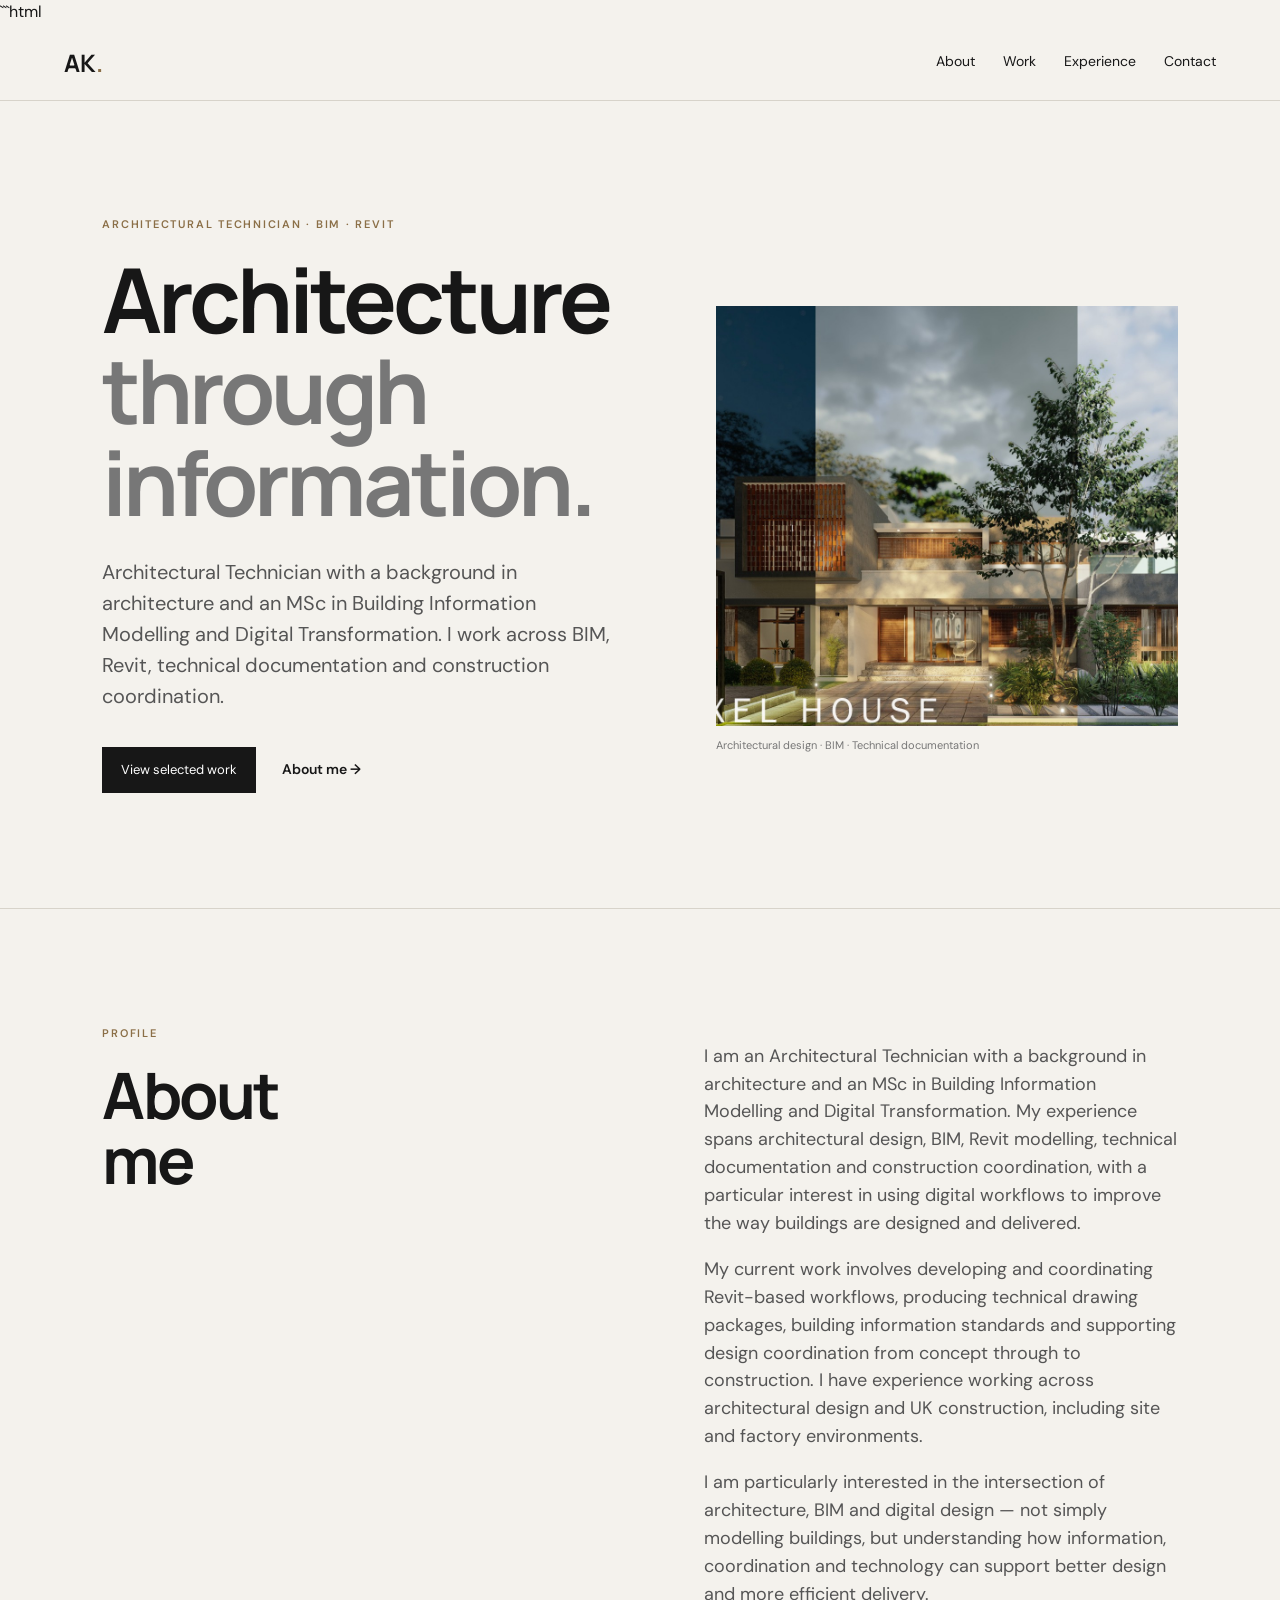
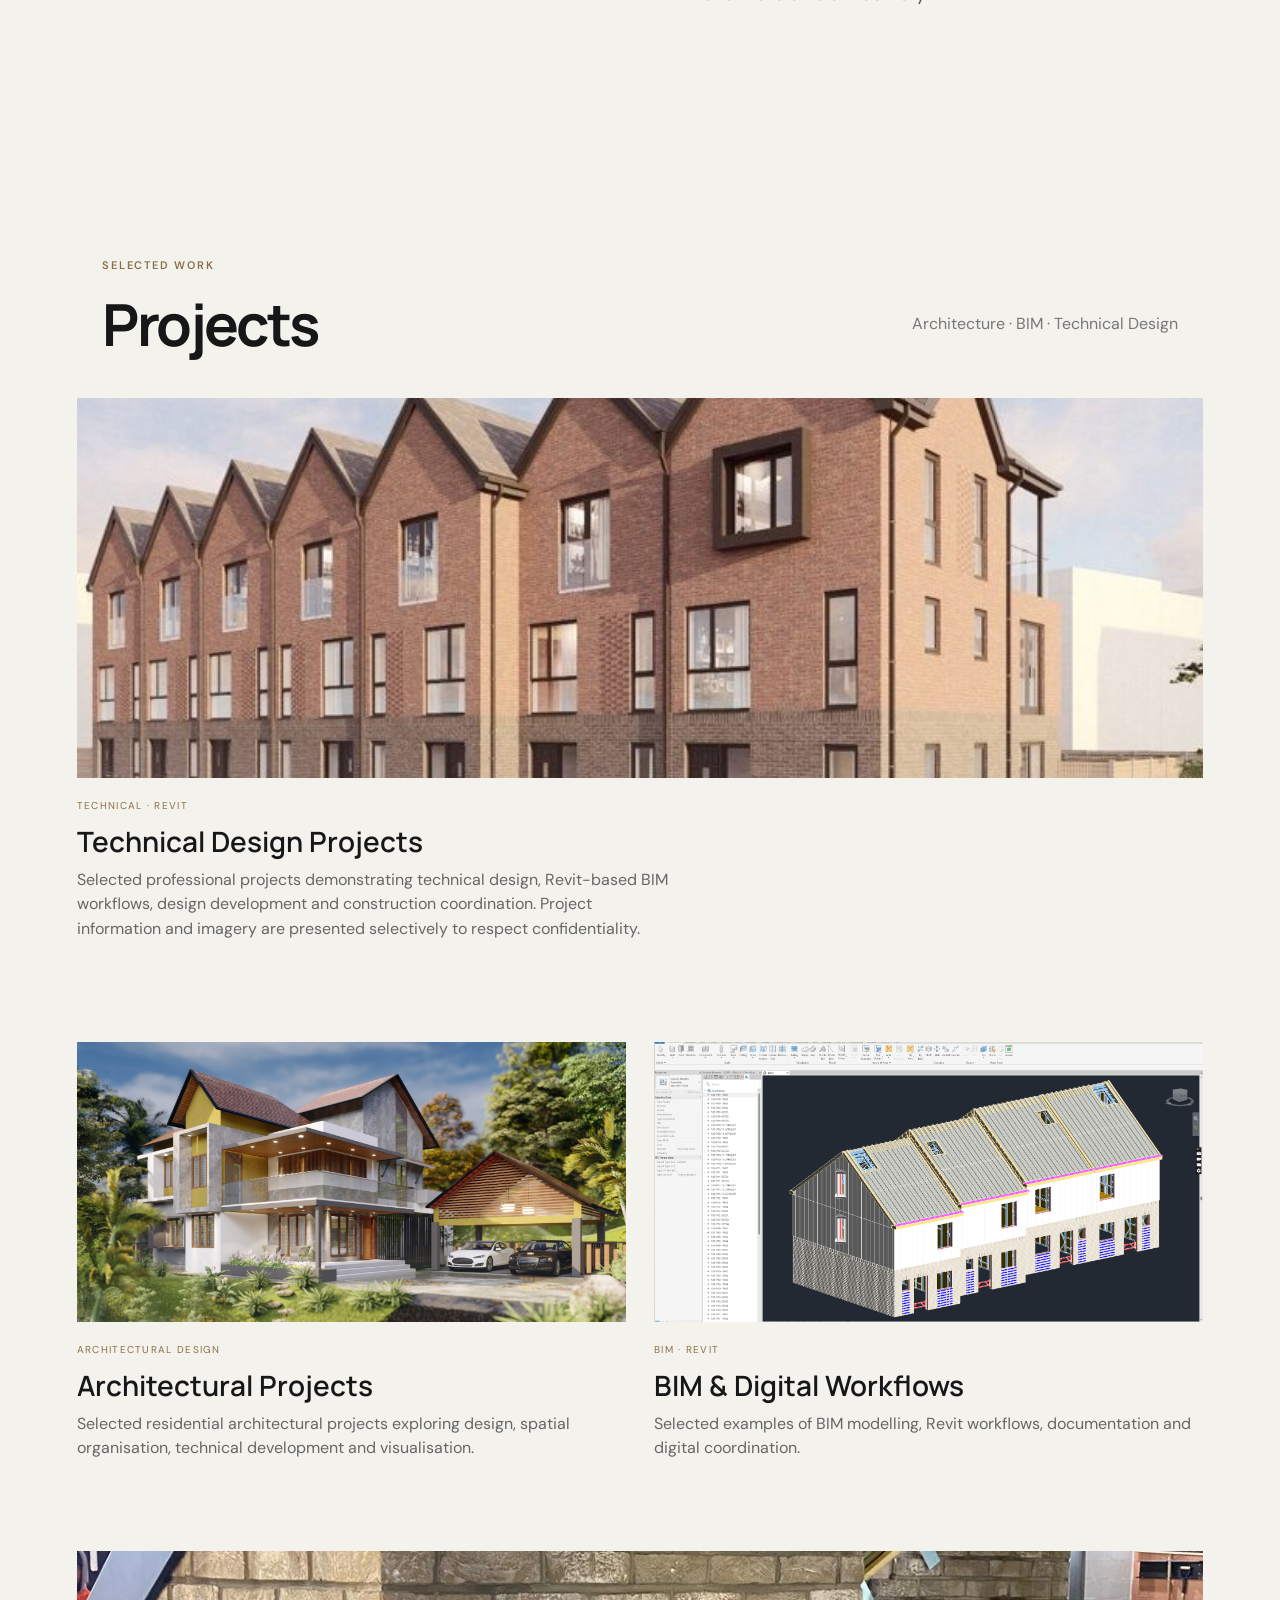
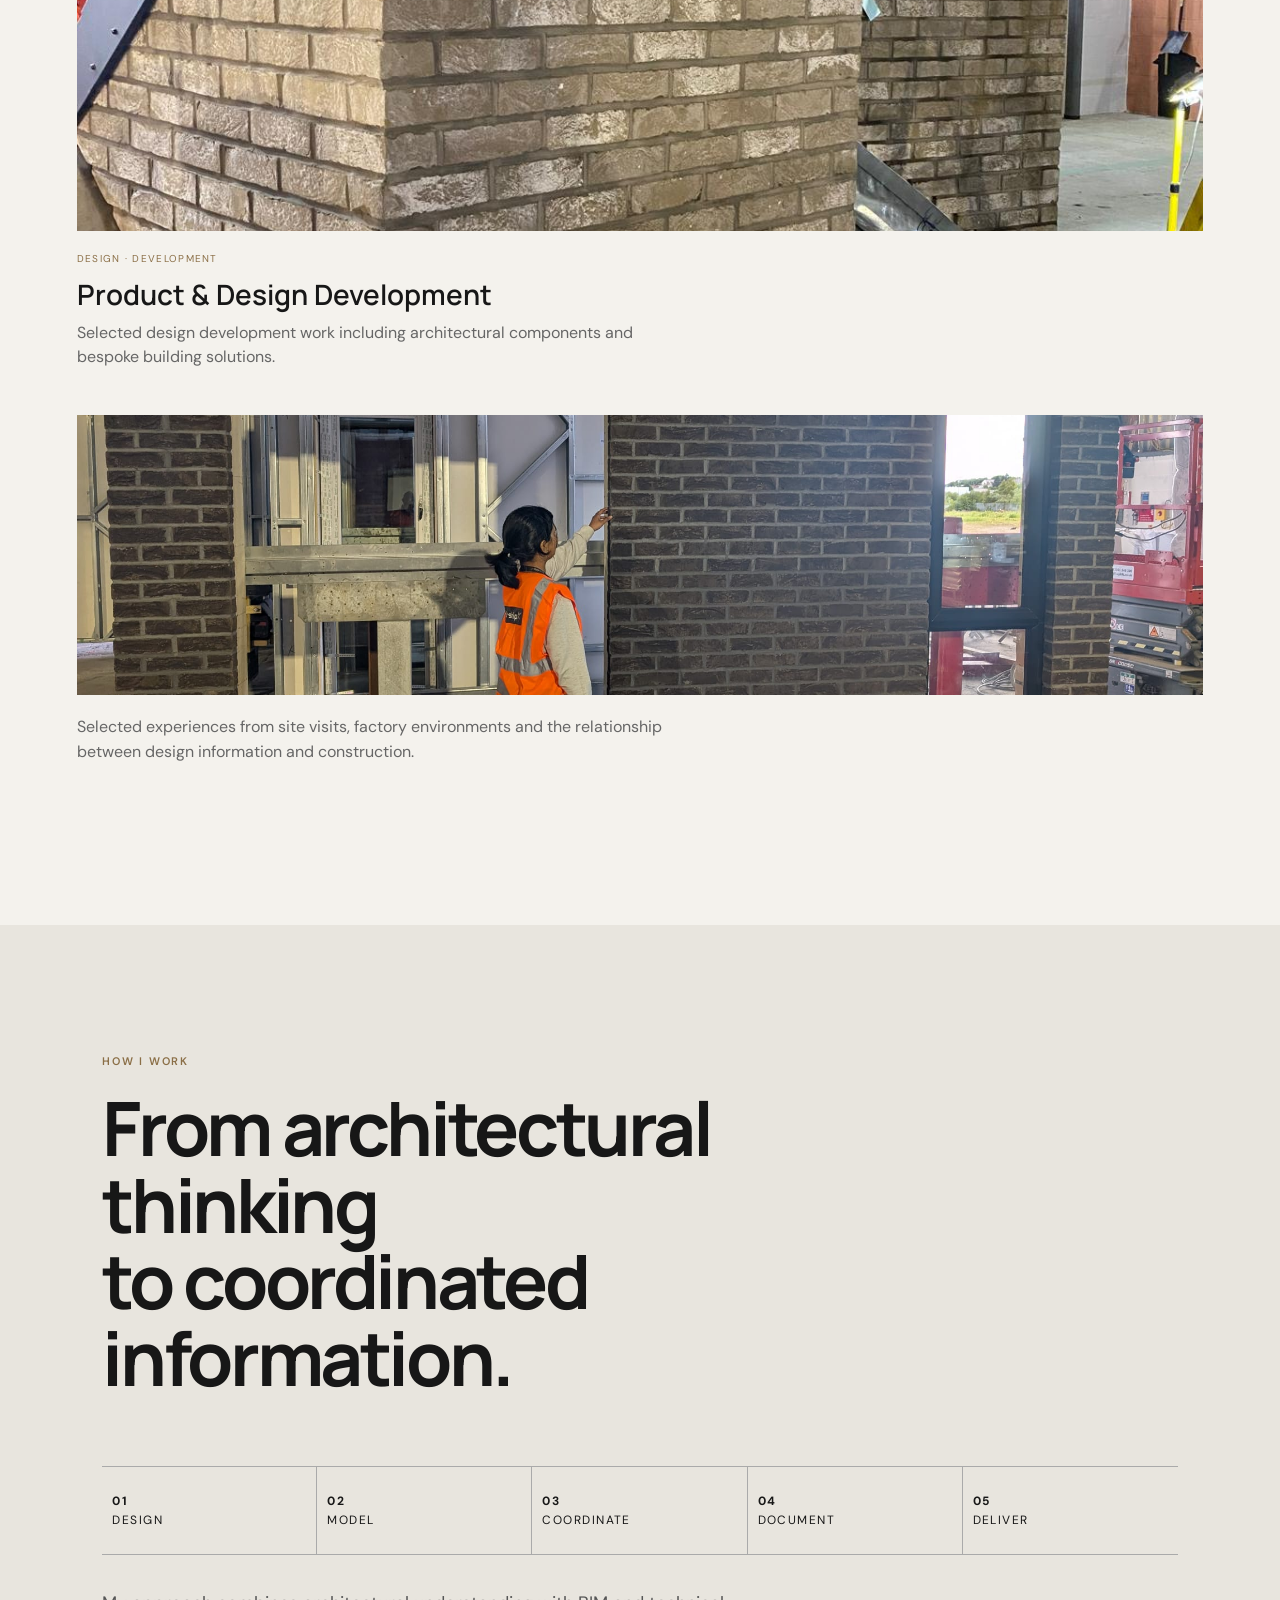
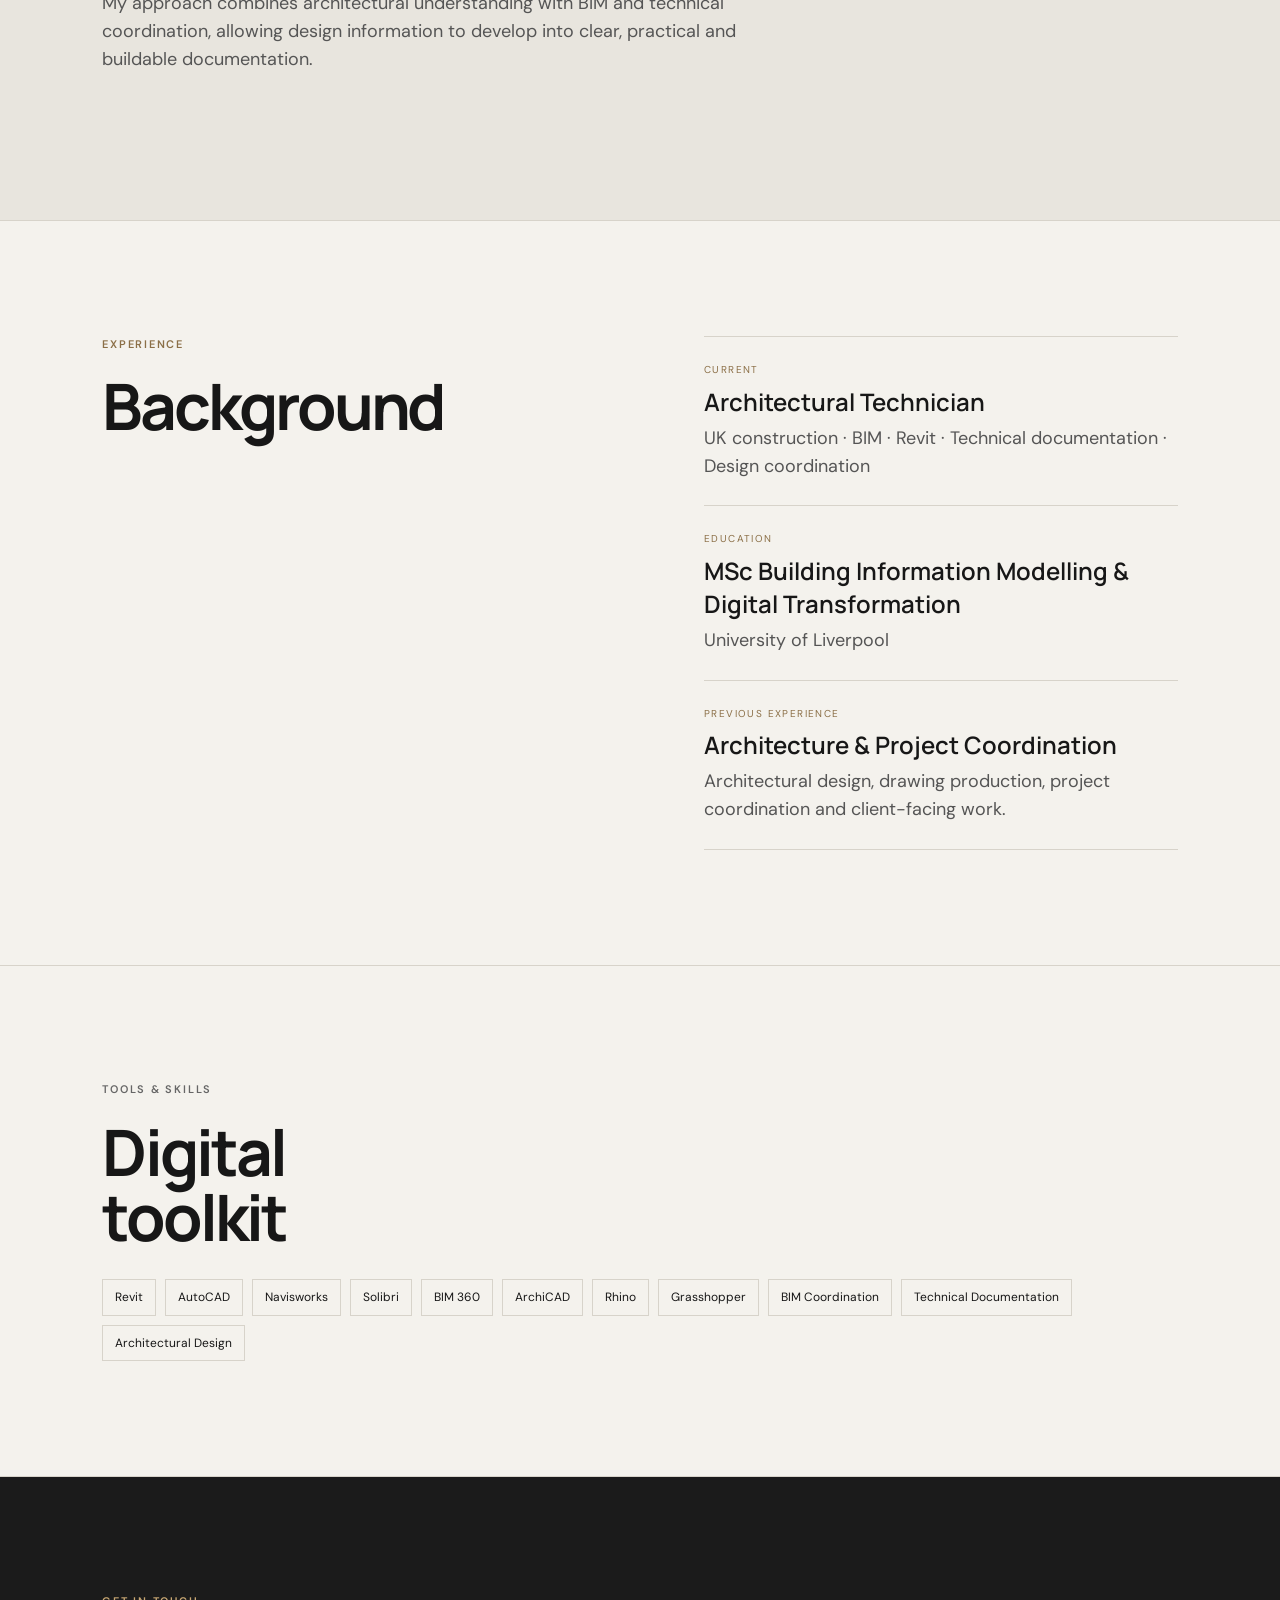
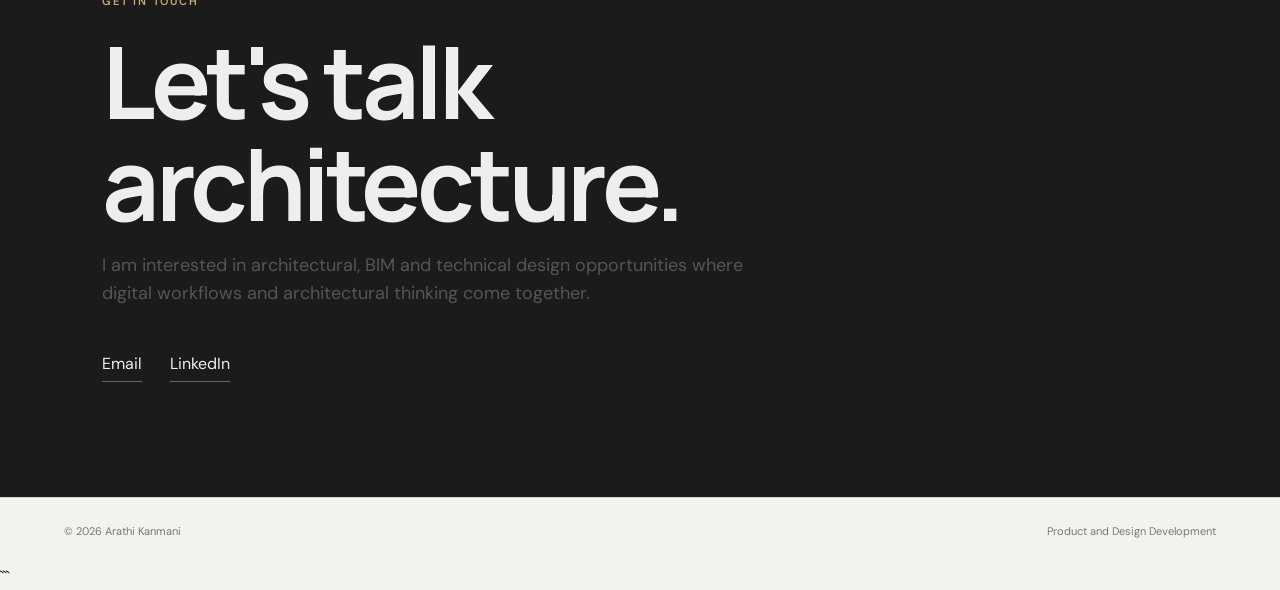
<file: index.html>
```html
<!doctype html>
<html lang="en">

<head>
    <meta charset="utf-8">
    <meta name="viewport" content="width=device-width, initial-scale=1">
    <title>Arathi Kanmani | Architectural Technician</title>
    <link rel="stylesheet" href="style.css">
</head>

<body>

<header class="site-header">

    <a class="logo" href="index.html">
        AK<span>.</span>
    </a>

    <nav>
        <a href="#about">About</a>
        <a href="#work">Work</a>
        <a href="#experience">Experience</a>
        <a href="#contact">Contact</a>
    </nav>

</header>


<main>

    <!-- HERO -->

    <section class="hero">

        <div>

            <p class="eyebrow">
                ARCHITECTURAL TECHNICIAN · BIM · REVIT
            </p>

            <h1>
                Architecture<br>
                <em>through information.</em>
            </h1>

            <p class="lead">
                Architectural Technician with a background in architecture and
                an MSc in Building Information Modelling and Digital Transformation.
                I work across BIM, Revit, technical documentation and construction
                coordination.
            </p>

            <div class="actions">
                <a class="button" href="#work">
                    View selected work
                </a>

                <a class="text-link" href="#about">
                    About me →
                </a>
            </div>

        </div>


        <div class="hero-card">

    <img src="images/project-01.jpg" alt="Selected architectural project">

    <p>
        Architectural design · BIM · Technical documentation
    </p>

</div>

    </section>



    <!-- ABOUT -->

    <section class="intro-grid" id="about">

        <div>

            <p class="eyebrow">
                PROFILE
            </p>

            <h2>
                About<br>
                me
            </h2>

        </div>


        <div>

            <p>
                I am an Architectural Technician with a background in architecture
                and an MSc in Building Information Modelling and Digital Transformation.
                My experience spans architectural design, BIM, Revit modelling,
                technical documentation and construction coordination, with a
                particular interest in using digital workflows to improve the way
                buildings are designed and delivered.
            </p>

            <p>
                My current work involves developing and coordinating Revit-based
                workflows, producing technical drawing packages, building information
                standards and supporting design coordination from concept through to
                construction. I have experience working across architectural design
                and UK construction, including site and factory environments.
            </p>

            <p>
                I am particularly interested in the intersection of architecture,
                BIM and digital design — not simply modelling buildings, but
                understanding how information, coordination and technology can
                support better design and more efficient delivery.
            </p>

        </div>

    </section>



    <!-- SELECTED WORK -->

    <section class="section" id="work">

        <div class="section-head">

            <div>

                <p class="eyebrow">
                    SELECTED WORK
                </p>

                <h2>
                    Projects
                </h2>

            </div>

            <p>
                Architecture · BIM · Technical Design
            </p>

        </div>


        <div class="project-grid">


            <!-- PROJECT 1 -->

           <a class="project featured" href="technical-design-projects.html">

               <div class="image-placeholder">
    <img src="images/atherton-grove.jpg" alt="Technical design study">
</div>

                <span>
                    TECHNICAL · REVIT
                </span>

                <h3>
    Technical Design Projects
</h3>

<p>
    Selected professional projects demonstrating technical design,
    Revit-based BIM workflows, design development and construction
    coordination. Project information and imagery are presented
    selectively to respect confidentiality.
</p>
            </a>



           <!-- PROJECT 2 — ARCHITECTURAL PROJECTS -->

<!-- PROJECT 2 -->

<a class="project" href="architectural-projects.html">

    <div class="image-placeholder">
        <img src="images/project-02.jpg" alt="Architectural projects">
    </div>

    <span>
        ARCHITECTURAL DESIGN
    </span>

    <h3>
        Architectural Projects
    </h3>

    <p>
        Selected residential architectural projects exploring design,
        spatial organisation, technical development and visualisation.
    </p>

</a>



            <!-- PROJECT 3 -->

    <a class="project" href="bim-digital-workflows.html">

         <div class="image-placeholder">
            <img src="images/revit-bim.jpg" alt="Revit BIM workflow">
         </div>
        
         <span>
            BIM · REVIT
         </span>

         <h3>
             BIM & Digital Workflows
         </h3>

          <p>
            Selected examples of BIM modelling, Revit workflows,
            documentation and digital coordination.
           </p>

            </div>



            <!-- PROJECT 4 -->

    <a class="project" href="product-design-development.html">

         <div class="image-placeholder">
            <img src="images/design-development.jpg" alt=" Design development">
         </div>
        
         <span>
            DESIGN · DEVELOPMENT
         </span>

         <h3>
             Product & Design Development
         </h3>

          <p>
            Selected design development work including architectural
components and bespoke building solutions.
           </p>

            </a>    

            <!-- PROJECT 5 -->

            <div class="project">

               <div class="image-placeholder">
    <img src="images/factory-visit.jpg" alt="Factory visit and construction experience">
</div>

                <p>
                    Selected experiences from site visits, factory environments
                    and the relationship between design information and construction.
                </p>

            </div>

        </div>

    </section>



    <!-- PROCESS -->

    <section class="process">

        <p class="eyebrow">
            HOW I WORK
        </p>

        <h2>
            From architectural thinking<br>
            to coordinated information.
        </h2>


        <div class="process-line">

            <div>
                <b>01</b><br>
                DESIGN
            </div>

            <div>
                <b>02</b><br>
                MODEL
            </div>

            <div>
                <b>03</b><br>
                COORDINATE
            </div>

            <div>
                <b>04</b><br>
                DOCUMENT
            </div>

            <div>
                <b>05</b><br>
                DELIVER
            </div>

        </div>

        <p class="wide-copy">
            My approach combines architectural understanding with BIM and technical
            coordination, allowing design information to develop into clear,
            practical and buildable documentation.
        </p>

    </section>



    <!-- EXPERIENCE -->

    <section class="about" id="experience">

        <div>

            <p class="eyebrow">
                EXPERIENCE
            </p>

            <h2>
                Background
            </h2>

        </div>


        <div class="timeline">


            <article>

                <span>
                    CURRENT
                </span>

                <h3>
                    Architectural Technician
                </h3>

                <p>
                    UK construction · BIM · Revit · Technical documentation ·
                    Design coordination
                </p>

            </article>


            <article>

                <span>
                    EDUCATION
                </span>

                <h3>
                    MSc Building Information Modelling & Digital Transformation
                </h3>

                <p>
                    University of Liverpool
                </p>

            </article>


            <article>

                <span>
                    PREVIOUS EXPERIENCE
                </span>

                <h3>
                    Architecture & Project Coordination
                </h3>

                <p>
                    Architectural design, drawing production, project coordination
                    and client-facing work.
                </p>

            </article>

        </div>

    </section>



    <!-- SKILLS -->

    <section class="cv">

        <p class="eyebrow">
            TOOLS & SKILLS
        </p>

        <h2>
            Digital<br>
            toolkit
        </h2>

        <div class="skills">

            <span>Revit</span>
            <span>AutoCAD</span>
            <span>Navisworks</span>
            <span>Solibri</span>
            <span>BIM 360</span>
            <span>ArchiCAD</span>
            <span>Rhino</span>
            <span>Grasshopper</span>
            <span>BIM Coordination</span>
            <span>Technical Documentation</span>
            <span>Architectural Design</span>

        </div>

    </section>



    <!-- CONTACT -->

    <section class="contact" id="contact">

        <p class="eyebrow">
            GET IN TOUCH
        </p>

        <h2>
            Let's talk<br>
            architecture.
        </h2>

        <p>
            I am interested in architectural, BIM and technical design
            opportunities where digital workflows and architectural thinking
            come together.
        </p>

        <div class="contact-links">

            <a href="mailto:YOUR-EMAIL-HERE">
                Email
            </a>

            <a href="https://www.linkedin.com/in/kanmani2/" target="_blank">
                LinkedIn
            </a>

        </div>

    </section>

</main>


<footer>

    <span>
        © 2026 Arathi Kanmani
    </span>

    <a href="product-design-development.html">
    Product and Design Development
</a>

</footer>


</body>
</html>
```
</file>
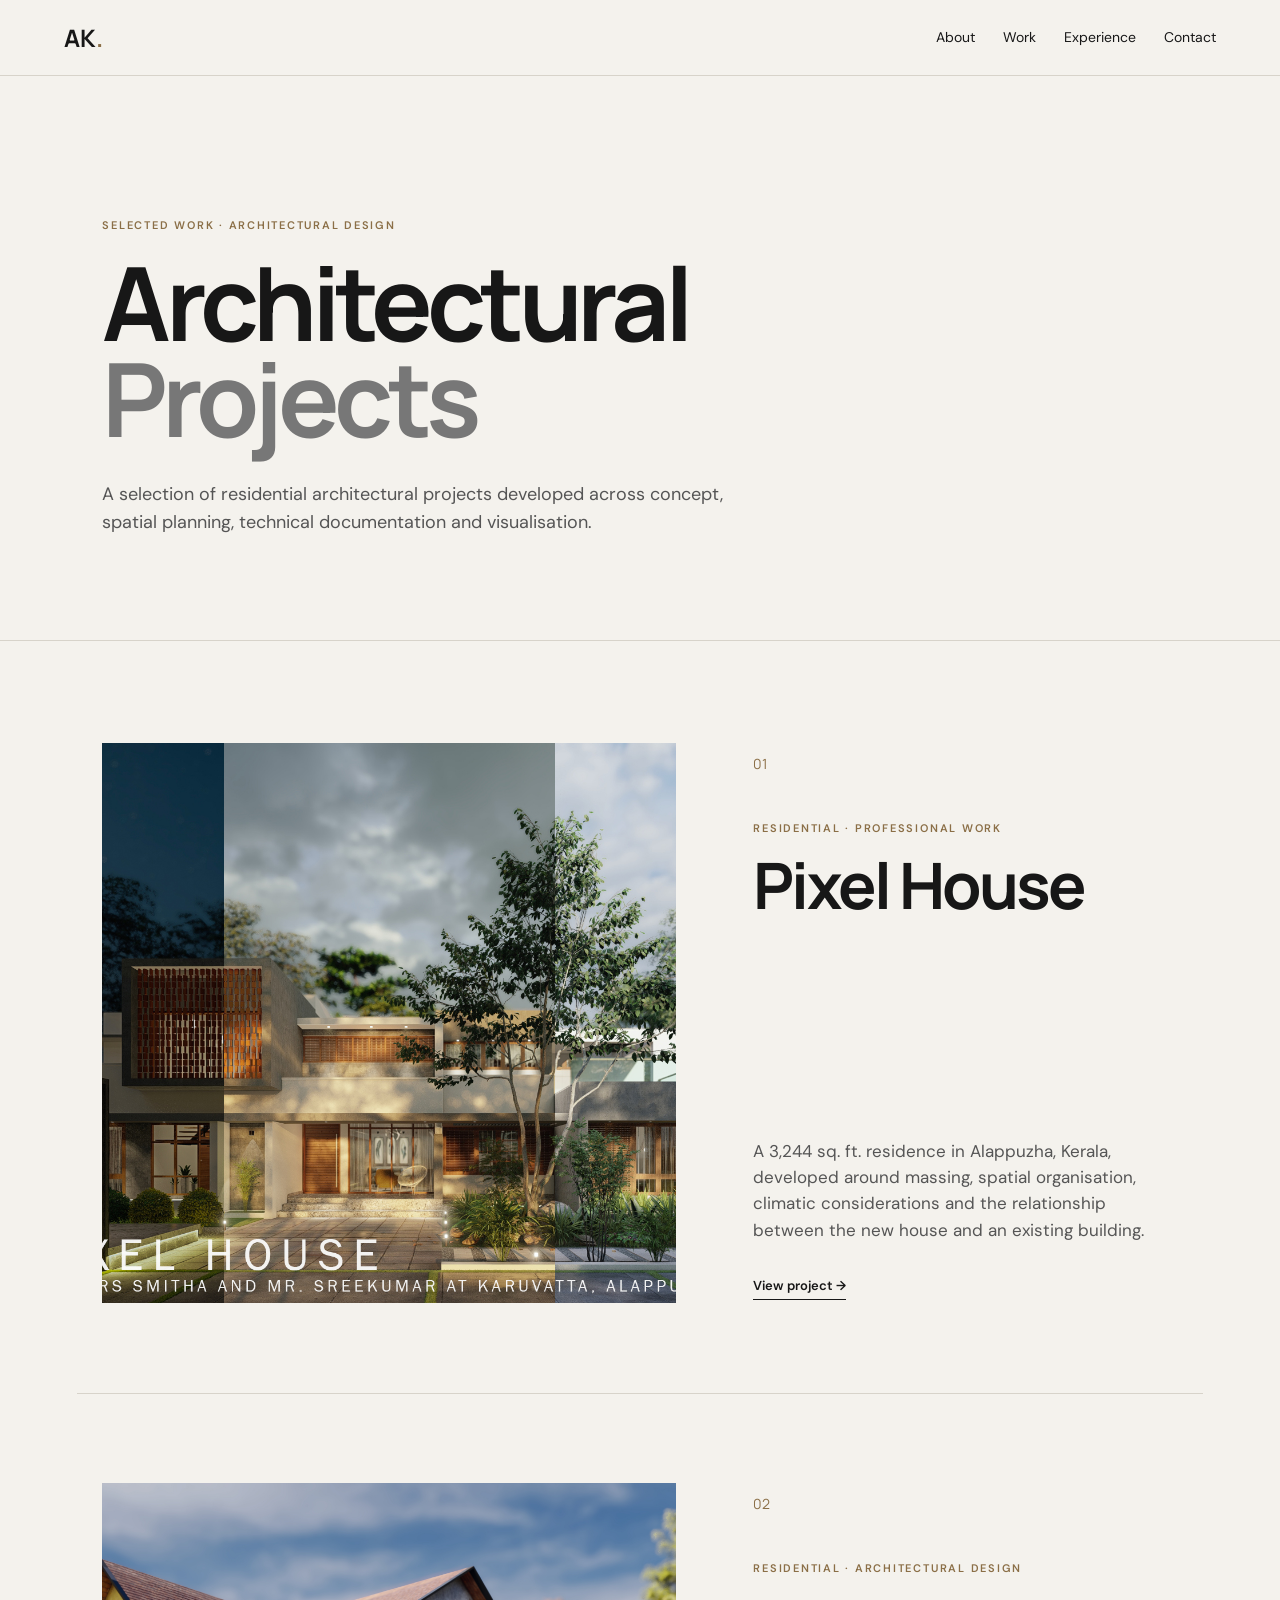
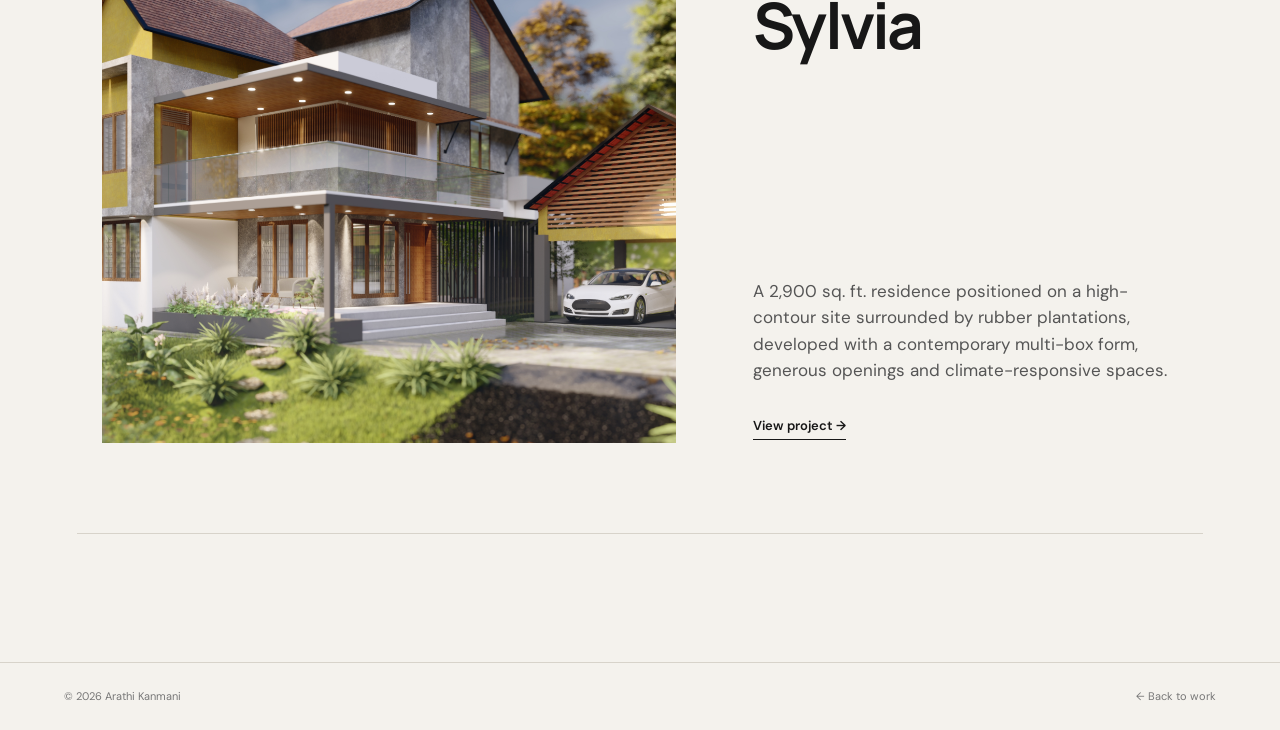
<file: architectural-projects.html>
<!doctype html>
<html lang="en">

<head>
    <meta charset="utf-8">
    <meta name="viewport" content="width=device-width, initial-scale=1">

    <title>Architectural Projects — Arathi Kanmani</title>

    <link rel="stylesheet" href="style.css">
</head>

<body>

<header class="site-header">

    <a class="logo" href="index.html">
        AK<span>.</span>
    </a>

    <nav>
        <a href="index.html#about">About</a>
        <a href="index.html#work">Work</a>
        <a href="index.html#experience">Experience</a>
        <a href="index.html#contact">Contact</a>
    </nav>

</header>


<main>

    <!-- PAGE HERO -->

    <section class="project-list-hero">

        <p class="eyebrow">
            SELECTED WORK · ARCHITECTURAL DESIGN
        </p>

        <h1>
            Architectural<br>
            <em>Projects</em>
        </h1>

        <p>
            A selection of residential architectural projects developed
            across concept, spatial planning, technical documentation
            and visualisation.
        </p>

    </section>


    <!-- PROJECTS -->

    <section class="architectural-projects">

        <!-- PIXEL HOUSE -->

        <a class="architectural-project-card"
           href="project-pixel-house.html">

            <div class="architectural-project-image">
                <img src="images/pixel-house-main.jpg"
                     alt="Pixel House residential project">
            </div>

            <div class="architectural-project-info">

                <div>
                    <span class="project-number">
                        01
                    </span>

                    <p class="eyebrow">
                        RESIDENTIAL · PROFESSIONAL WORK
                    </p>

                    <h2>
                        Pixel House
                    </h2>
                </div>

                <div class="architectural-project-description">

                    <p>
                        A 3,244 sq. ft. residence in Alappuzha, Kerala,
                        developed around massing, spatial organisation,
                        climatic considerations and the relationship
                        between the new house and an existing building.
                    </p>

                    <span class="project-view">
                        View project →
                    </span>

                </div>

            </div>

        </a>


        <!-- SYLVIA -->

        <a class="architectural-project-card"
           href="project-sylvia.html">

            <div class="architectural-project-image">
                <img src="images/sylvia-main.jpg"
                     alt="Sylvia residential project">
            </div>

            <div class="architectural-project-info">

                <div>
                    <span class="project-number">
                        02
                    </span>

                    <p class="eyebrow">
                        RESIDENTIAL · ARCHITECTURAL DESIGN
                    </p>

                    <h2>
                        Sylvia
                    </h2>
                </div>

                <div class="architectural-project-description">

                    <p>
                        A 2,900 sq. ft. residence positioned on a high-contour
                        site surrounded by rubber plantations, developed with
                        a contemporary multi-box form, generous openings and
                        climate-responsive spaces.
                    </p>

                    <span class="project-view">
                        View project →
                    </span>

                </div>

            </div>

        </a>

    </section>

</main>


<footer>

    <span>
        © 2026 Arathi Kanmani
    </span>

    <a href="index.html#work">
        ← Back to work
    </a>

</footer>

</body>
</html>
</file>
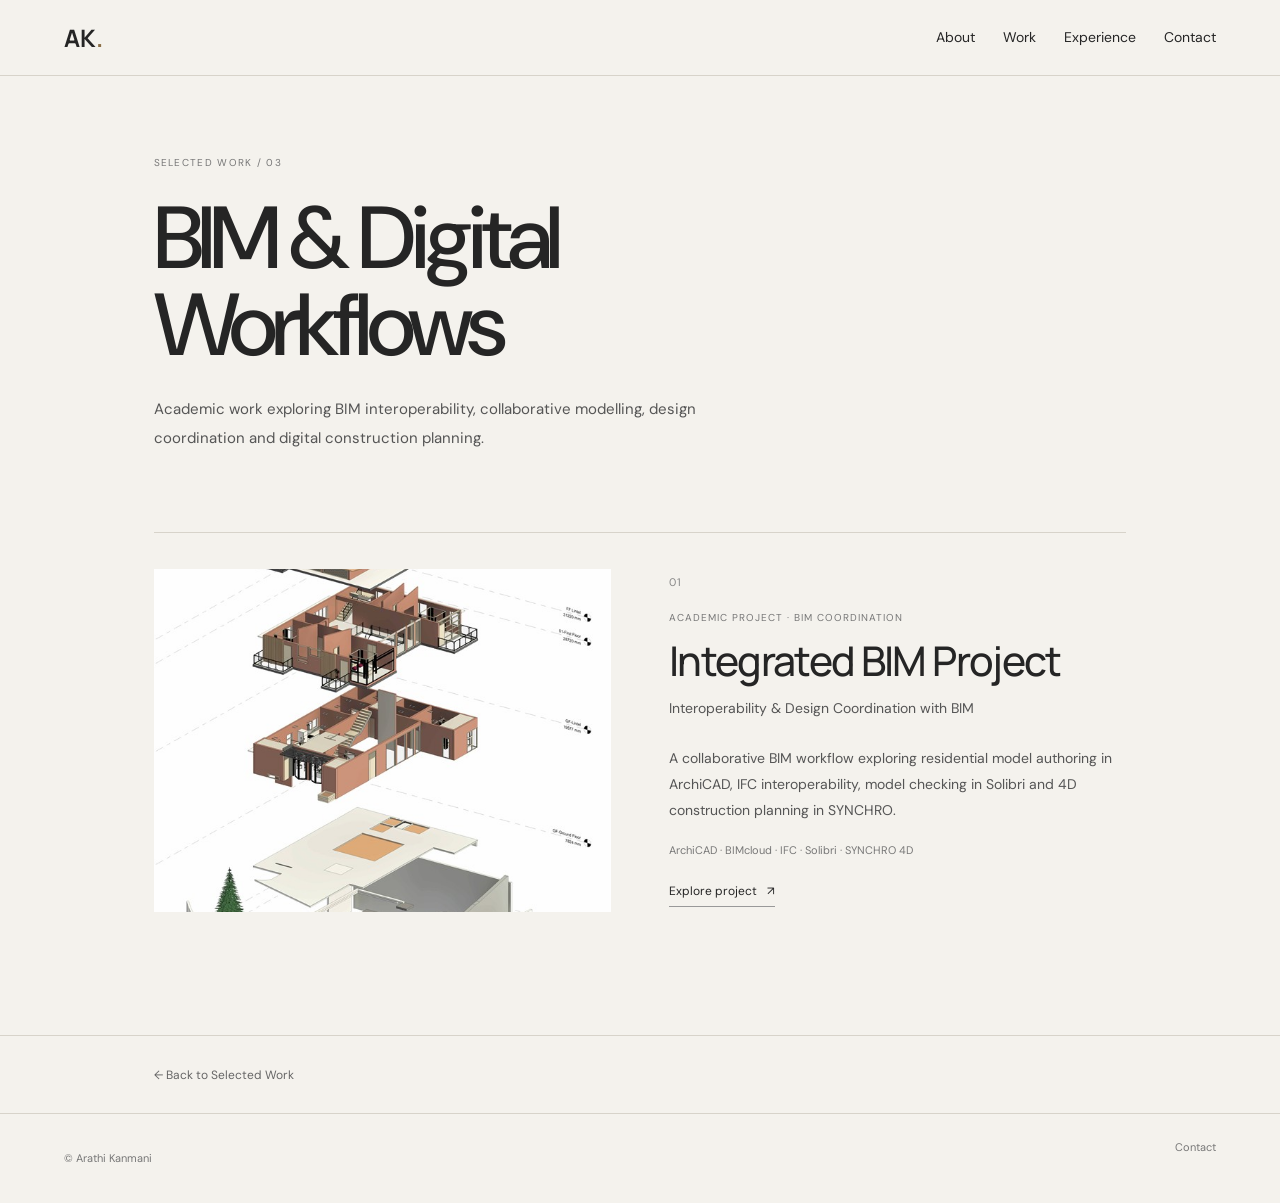
<file: bim-digital-workflows.html>
<!DOCTYPE html>
<html lang="en">
<head>
  <meta charset="UTF-8">
  <meta name="viewport" content="width=device-width, initial-scale=1.0">
  <meta name="description" content="BIM and digital workflow projects by Arathi Kanmani, exploring model interoperability, design coordination and construction planning.">
  <title>BIM &amp; Digital Workflows | Arathi Kanmani</title>
  <link rel="stylesheet" href="style.css">
</head>

<body class="bim-workflows-page">

  <header class="site-header">
    <a class="logo" href="index.html">AK<span>.</span></a>
    <nav aria-label="Main navigation">
      <a href="index.html#about">About</a>
      <a href="architectural-projects.html">Work</a>
      <a href="index.html#experience">Experience</a>
      <a href="index.html#contact">Contact</a>
    </nav>
  </header>

  <main>

    <section class="bim-list-hero">
      <p class="bim-list-eyebrow">SELECTED WORK / 03</p>
      <h1>BIM &amp; Digital<br>Workflows</h1>
      <p class="bim-list-intro">
        Academic work exploring BIM interoperability, collaborative
        modelling, design coordination and digital construction planning.
      </p>
    </section>

    <section class="bim-project-list" aria-label="BIM and digital workflow projects">

      <article class="bim-project-card">

        <a class="bim-card-image"
           href="integrated-bim-project.html"
           aria-label="View Integrated BIM Project">
          <img
            src="images/integrated-bim-main.jpg"
            alt="Residential building model developed for the Integrated BIM Project">
        </a>

        <div class="bim-card-info">

          <div class="bim-card-heading">
            <span class="bim-card-number">01</span>
            <p class="bim-card-category">
              ACADEMIC PROJECT · BIM COORDINATION
            </p>
            <h2>
              <a href="integrated-bim-project.html">
                Integrated BIM Project
              </a>
            </h2>
            <p class="bim-card-subtitle">
              Interoperability &amp; Design Coordination with BIM
            </p>
          </div>

          <div class="bim-card-description">
            <p>
              A collaborative BIM workflow exploring residential model
              authoring in ArchiCAD, IFC interoperability, model checking
              in Solibri and 4D construction planning in SYNCHRO.
            </p>

            <p class="bim-card-software">
              ArchiCAD · BIMcloud · IFC · Solibri · SYNCHRO 4D
            </p>

            <a class="bim-card-link" href="integrated-bim-project.html">
              Explore project <span aria-hidden="true">↗</span>
            </a>
          </div>

        </div>

      </article>

      <!-- Add future BIM and digital workflow projects here -->

    </section>

    <section class="bim-list-footer">
      <a href="index.html">← Back to Selected Work</a>
    </section>

  </main>

  <footer class="site-footer">
    <p>© Arathi Kanmani</p>
    <a href="index.html#contact">Contact</a>
  </footer>

</body>
</html>
</file>
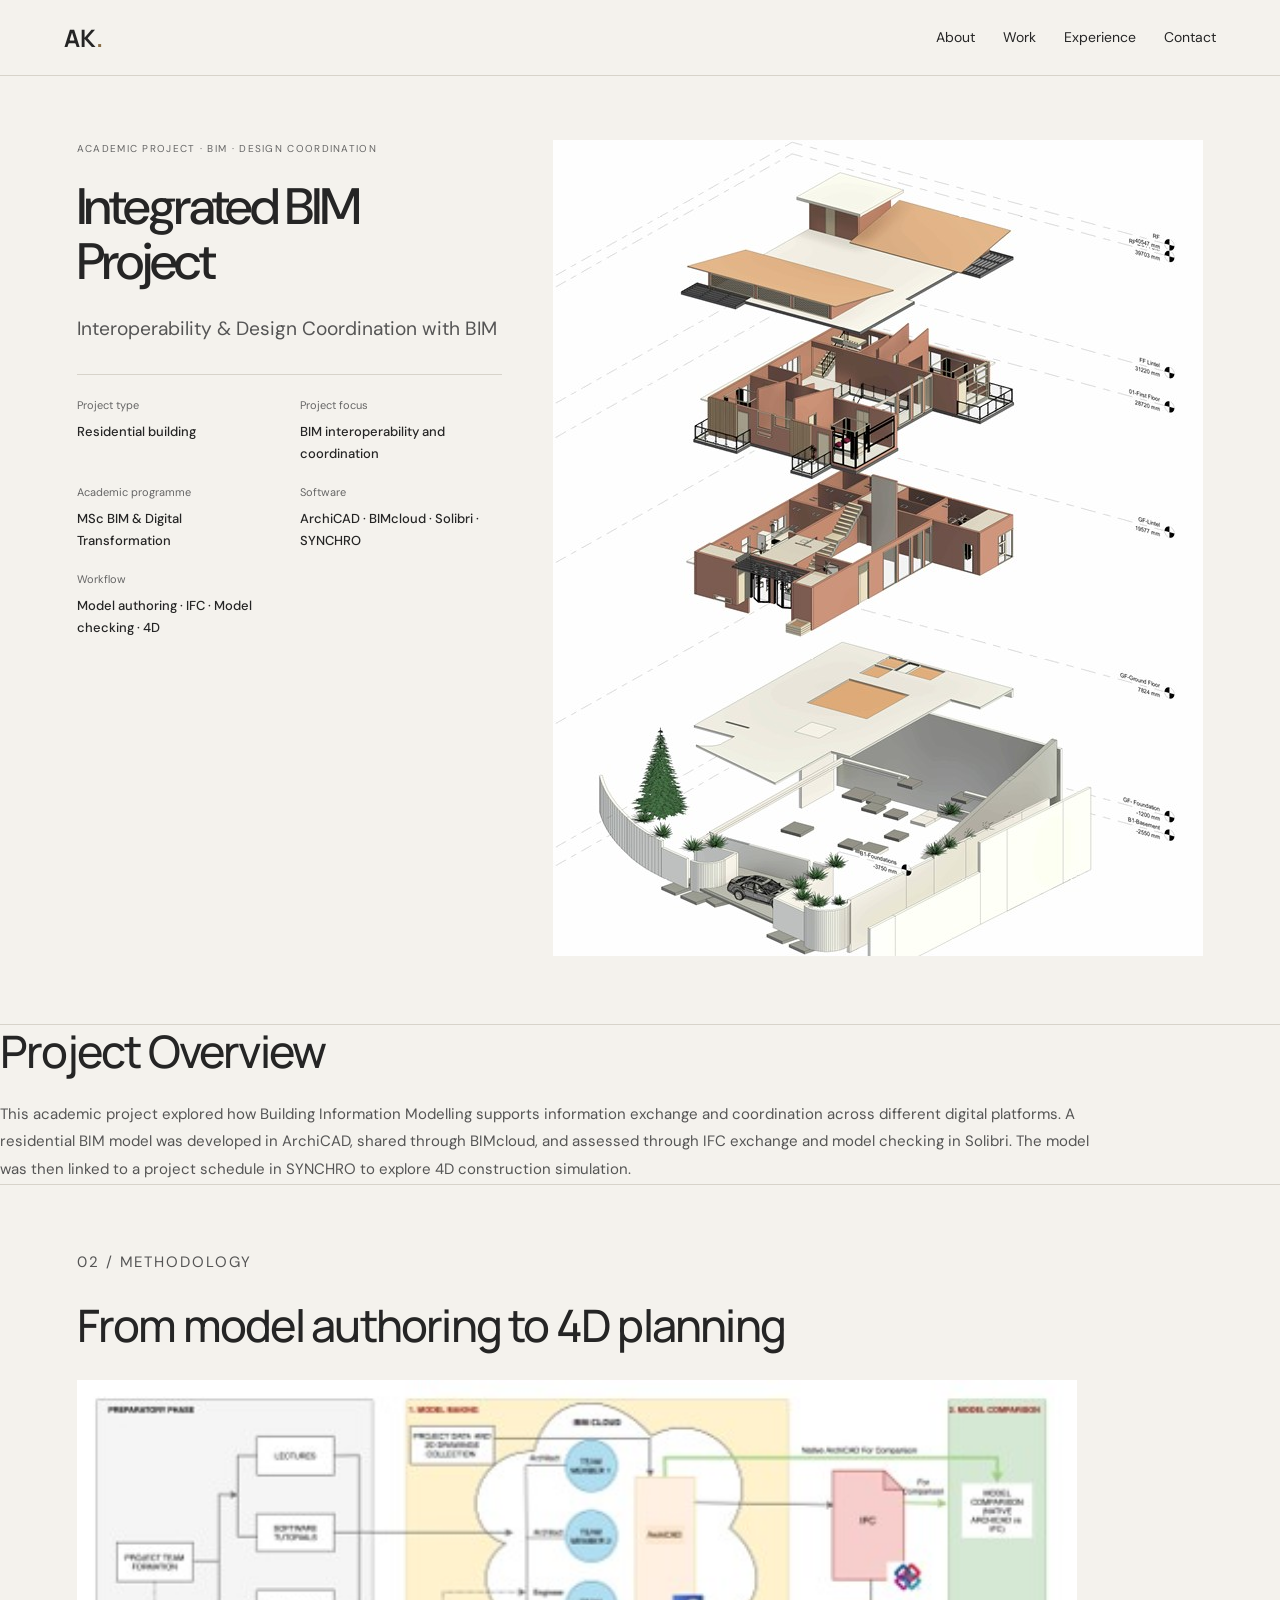
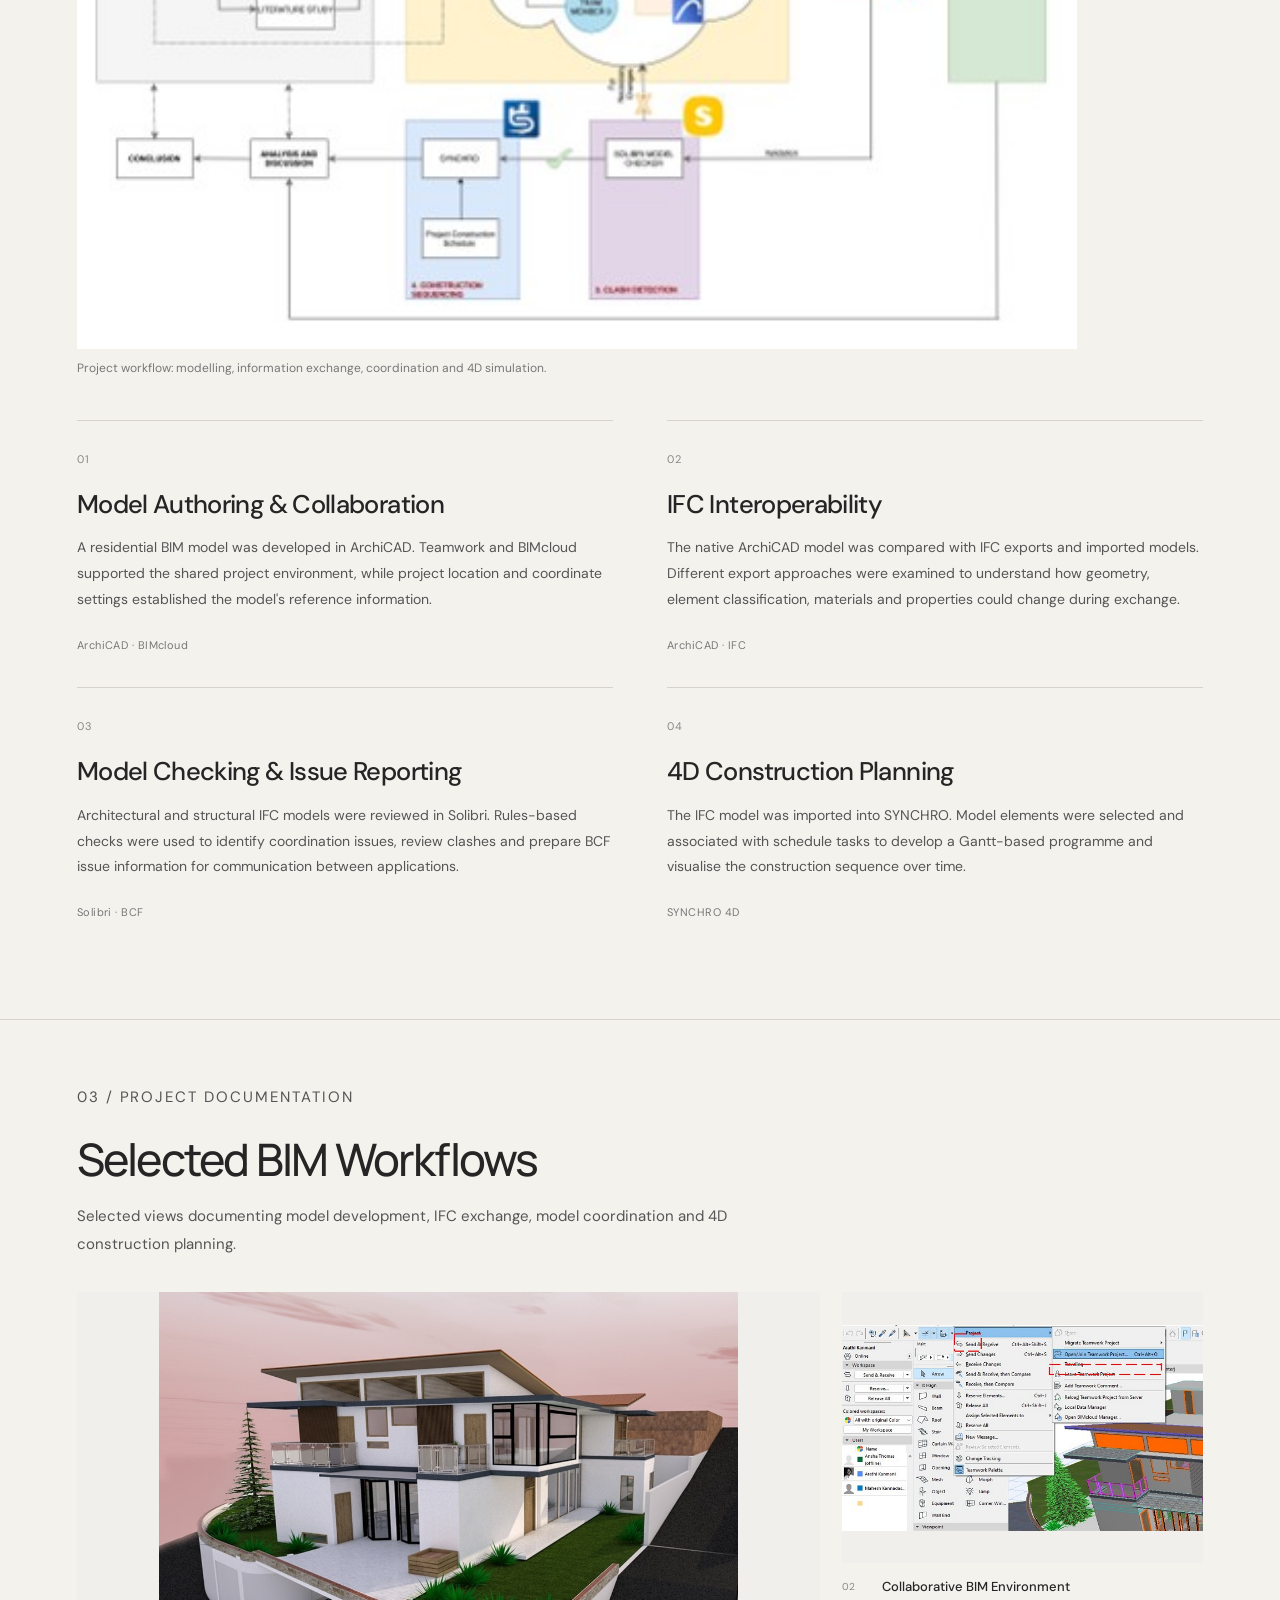
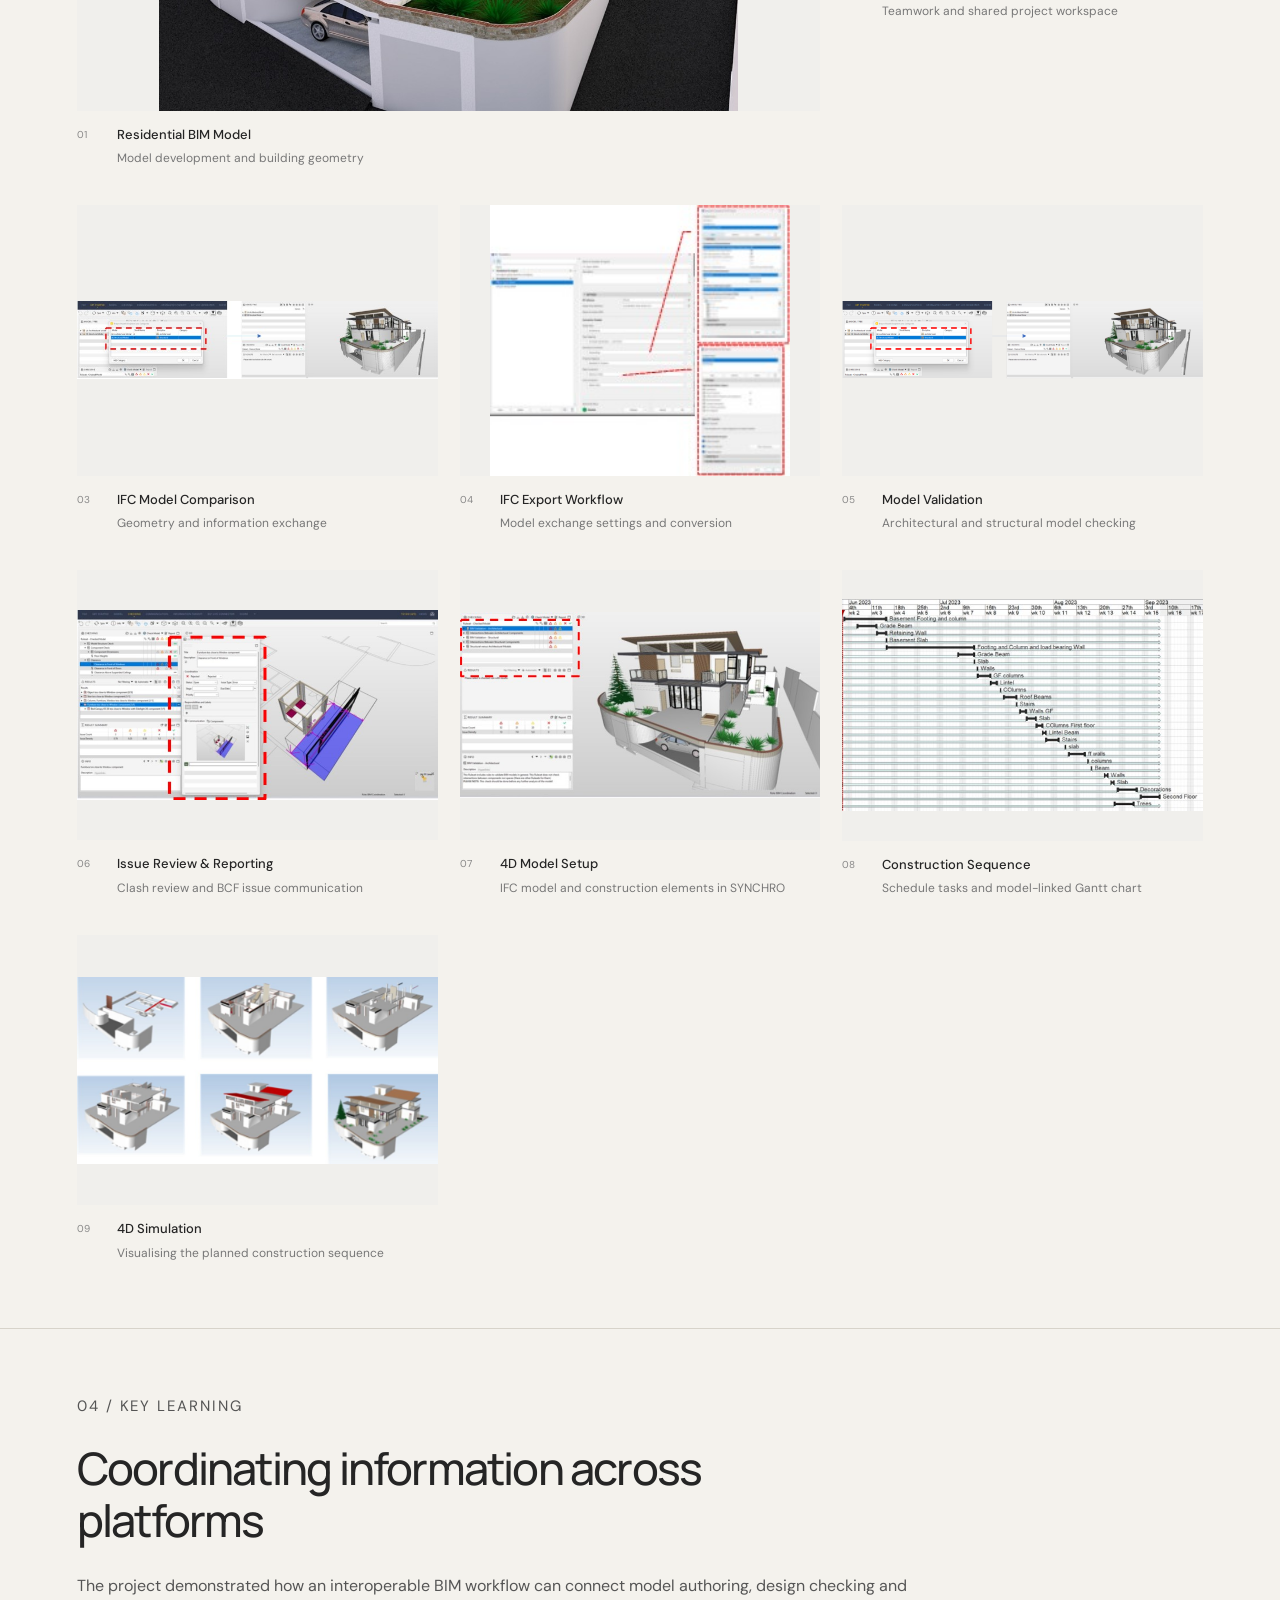
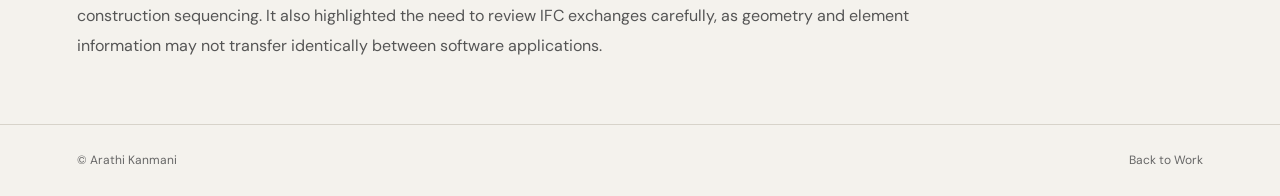
<file: integrated-bim-project.html>
<!DOCTYPE html>
<html lang="en">
<head>
  <meta charset="UTF-8">
  <meta name="viewport" content="width=device-width, initial-scale=1.0">
  <meta name="description" content="Integrated BIM Project — interoperability and design coordination using ArchiCAD, BIMcloud, Solibri and SYNCHRO 4D.">
  <title>Integrated BIM Project | Arathi Kanmani</title>
  <link rel="stylesheet" href="style.css">
</head>

<body class="bim-project-page">

  <header class="site-header">
    <a class="logo" href="index.html">AK<span>.</span></a>
    <nav aria-label="Main navigation">
      <a href="index.html#about">About</a>
      <a href="architectural-projects.html">Work</a>
      <a href="index.html#experience">Experience</a>
      <a href="index.html#contact">Contact</a>
    </nav>
  </header>

  <main class="bim-main">

    <!-- PROJECT HEADER -->
    <section class="bim-hero" aria-labelledby="project-title">

      <div class="bim-hero-content">
        <p class="bim-eyebrow">
          ACADEMIC PROJECT · BIM · DESIGN COORDINATION
        </p>

        <h1 id="project-title">Integrated BIM Project</h1>

        <p class="bim-subtitle">
          Interoperability &amp; Design Coordination with BIM
        </p>

        <div class="bim-project-details">
          <div class="bim-detail">
            <span>Project type</span>
            <strong>Residential building</strong>
          </div>

          <div class="bim-detail">
            <span>Project focus</span>
            <strong>BIM interoperability and coordination</strong>
          </div>

          <div class="bim-detail">
            <span>Academic programme</span>
            <strong>MSc BIM &amp; Digital Transformation</strong>
          </div>

          <div class="bim-detail">
            <span>Software</span>
            <strong>ArchiCAD · BIMcloud · Solibri · SYNCHRO</strong>
          </div>

          <div class="bim-detail">
            <span>Workflow</span>
            <strong>Model authoring · IFC · Model checking · 4D</strong>
          </div>
        </div>
      </div>
      <figure class="bim-hero-image">
        <img
          src="images/integrated-bim-main.jpg"
          alt="Main 3D view of the residential BIM model"
          fetchpriority="high">
      </figure>

    </section>

    <div class="bim-overview">
      <h2>Project Overview</h2>
      <p>
        This academic project explored how Building Information Modelling
        supports information exchange and coordination across different
        digital platforms. A residential BIM model was developed in ArchiCAD,
        shared through BIMcloud, and assessed through IFC exchange and
        model checking in Solibri. The model was then linked to a project
        schedule in SYNCHRO to explore 4D construction simulation.
      </p>
    </div>
  </div>

</section>

    <!-- METHODOLOGY -->
    <section class="bim-section bim-methodology" aria-labelledby="methodology-title">
      <div class="bim-section-inner">

        <p class="bim-section-label">02 / METHODOLOGY</p>
        <h2 id="methodology-title">From model authoring to 4D planning</h2>
        
<figure class="bim-methodology-image">
  <img
    src="images/integrated-bim-methodology.jpg"
    alt="Workflow showing the BIM process from ArchiCAD modelling and IFC exchange to Solibri checking and SYNCHRO 4D simulation"
  />
  <figcaption>
    Project workflow: modelling, information exchange, coordination and 4D simulation.
  </figcaption>
</figure>

        <div class="bim-method-grid">

          <article class="bim-method">
            <span class="bim-method-number">01</span>
            <h3>Model Authoring &amp; Collaboration</h3>
            <p>
              A residential BIM model was developed in ArchiCAD.
              Teamwork and BIMcloud supported the shared project
              environment, while project location and coordinate
              settings established the model's reference information.
            </p>
            <p class="bim-tools">ArchiCAD · BIMcloud</p>
          </article>

          <article class="bim-method">
            <span class="bim-method-number">02</span>
            <h3>IFC Interoperability</h3>
            <p>
              The native ArchiCAD model was compared with IFC
              exports and imported models. Different export approaches
              were examined to understand how geometry, element
              classification, materials and properties could change
              during exchange.
            </p>
            <p class="bim-tools">ArchiCAD · IFC</p>
          </article>

          <article class="bim-method">
            <span class="bim-method-number">03</span>
            <h3>Model Checking &amp; Issue Reporting</h3>
            <p>
              Architectural and structural IFC models were reviewed
              in Solibri. Rules-based checks were used to identify
              coordination issues, review clashes and prepare BCF
              issue information for communication between applications.
            </p>
            <p class="bim-tools">Solibri · BCF</p>
          </article>

          <article class="bim-method">
            <span class="bim-method-number">04</span>
            <h3>4D Construction Planning</h3>
            <p>
              The IFC model was imported into SYNCHRO. Model elements
              were selected and associated with schedule tasks to
              develop a Gantt-based programme and visualise the
              construction sequence over time.
            </p>
            <p class="bim-tools">SYNCHRO 4D</p>
          </article>

        </div>
      </div>
    </section>

    <!-- SELECTED PROJECT IMAGES -->
    <section class="bim-section bim-gallery-section" aria-labelledby="gallery-title">
      <div class="bim-section-inner">

        <p class="bim-section-label">03 / PROJECT DOCUMENTATION</p>
        <h2 id="gallery-title">Selected BIM Workflows</h2>
        <p class="bim-gallery-intro">
          Selected views documenting model development, IFC exchange,
          model coordination and 4D construction planning.
        </p>

        <div class="bim-gallery">

          <figure class="bim-gallery-item bim-gallery-feature">
            <img
              src="images/integrated-bim-model-view.jpg"
              alt="Residential BIM model developed in ArchiCAD"
              loading="lazy">
            <figcaption>
              <span>01</span>
              <div>
                <strong>Residential BIM Model</strong>
                <p>Model development and building geometry</p>
              </div>
            </figcaption>
          </figure>

          <figure class="bim-gallery-item">
            <img
              src="images/integrated-bim-teamwork-bimcloud.jpg"
              alt="ArchiCAD Teamwork and BIMcloud collaboration environment"
              loading="lazy">
            <figcaption>
              <span>02</span>
              <div>
                <strong>Collaborative BIM Environment</strong>
                <p>Teamwork and shared project workspace</p>
              </div>
            </figcaption>
          </figure>

          <figure class="bim-gallery-item">
            <img
              src="images/integrated-bim-ifc-comparison.jpg"
              alt="Comparison of the native ArchiCAD model and imported IFC model"
              loading="lazy">
            <figcaption>
              <span>03</span>
              <div>
                <strong>IFC Model Comparison</strong>
                <p>Geometry and information exchange</p>
              </div>
            </figcaption>
          </figure>

          <figure class="bim-gallery-item">
            <img
              src="images/integrated-bim-ifc-export.jpg"
              alt="IFC export or translator settings in ArchiCAD"
              loading="lazy">
            <figcaption>
              <span>04</span>
              <div>
                <strong>IFC Export Workflow</strong>
                <p>Model exchange settings and conversion</p>
              </div>
            </figcaption>
          </figure>

          <figure class="bim-gallery-item">
            <img
              src="images/integrated-bim-solibri-model-check.jpg"
              alt="Federated architectural and structural model in Solibri"
              loading="lazy">
            <figcaption>
              <span>05</span>
              <div>
                <strong>Model Validation</strong>
                <p>Architectural and structural model checking</p>
              </div>
            </figcaption>
          </figure>

          <figure class="bim-gallery-item">
            <img
              src="images/integrated-bim-bcf-issue.jpg"
              alt="Solibri model issue with BCF coordination information"
              loading="lazy">
            <figcaption>
              <span>06</span>
              <div>
                <strong>Issue Review &amp; Reporting</strong>
                <p>Clash review and BCF issue communication</p>
              </div>
            </figcaption>
          </figure>

          <figure class="bim-gallery-item">
            <img
              src="images/integrated-bim-synchro-model.jpg"
              alt="IFC model imported into SYNCHRO for 4D planning"
              loading="lazy">
            <figcaption>
              <span>07</span>
              <div>
                <strong>4D Model Setup</strong>
                <p>IFC model and construction elements in SYNCHRO</p>
              </div>
            </figcaption>
          </figure>

          <figure class="bim-gallery-item">
            <img
              src="images/integrated-bim-synchro-gantt.jpg"
              alt="SYNCHRO Gantt chart with linked model elements"
              loading="lazy">
            <figcaption>
              <span>08</span>
              <div>
                <strong>Construction Sequence</strong>
                <p>Schedule tasks and model-linked Gantt chart</p>
              </div>
            </figcaption>
          </figure>

          <figure class="bim-gallery-item">
            <img
              src="images/integrated-bim-4d-simulation.jpg"
              alt="SYNCHRO 4D construction simulation of the residential model"
              loading="lazy">
            <figcaption>
              <span>09</span>
              <div>
                <strong>4D Simulation</strong>
                <p>Visualising the planned construction sequence</p>
              </div>
            </figcaption>
          </figure>

        </div>
      </div>
    </section>

    <!-- PROJECT REFLECTION -->
    <section class="bim-section bim-outcome" aria-labelledby="outcome-title">
      <div class="bim-section-inner bim-outcome-inner">
        <p class="bim-section-label">04 / KEY LEARNING</p>
        <h2 id="outcome-title">Coordinating information across platforms</h2>
        <p>
          The project demonstrated how an interoperable BIM workflow can
          connect model authoring, design checking and construction
          sequencing. It also highlighted the need to review IFC exchanges
          carefully, as geometry and element information may not transfer
          identically between software applications.
        </p>
      </div>
    </section>

  </main>

  <footer class="site-footer">
    <p>© Arathi Kanmani</p>
    <a href="architectural-projects.html">Back to Work</a>
  </footer>

</body>
</html>
</file>
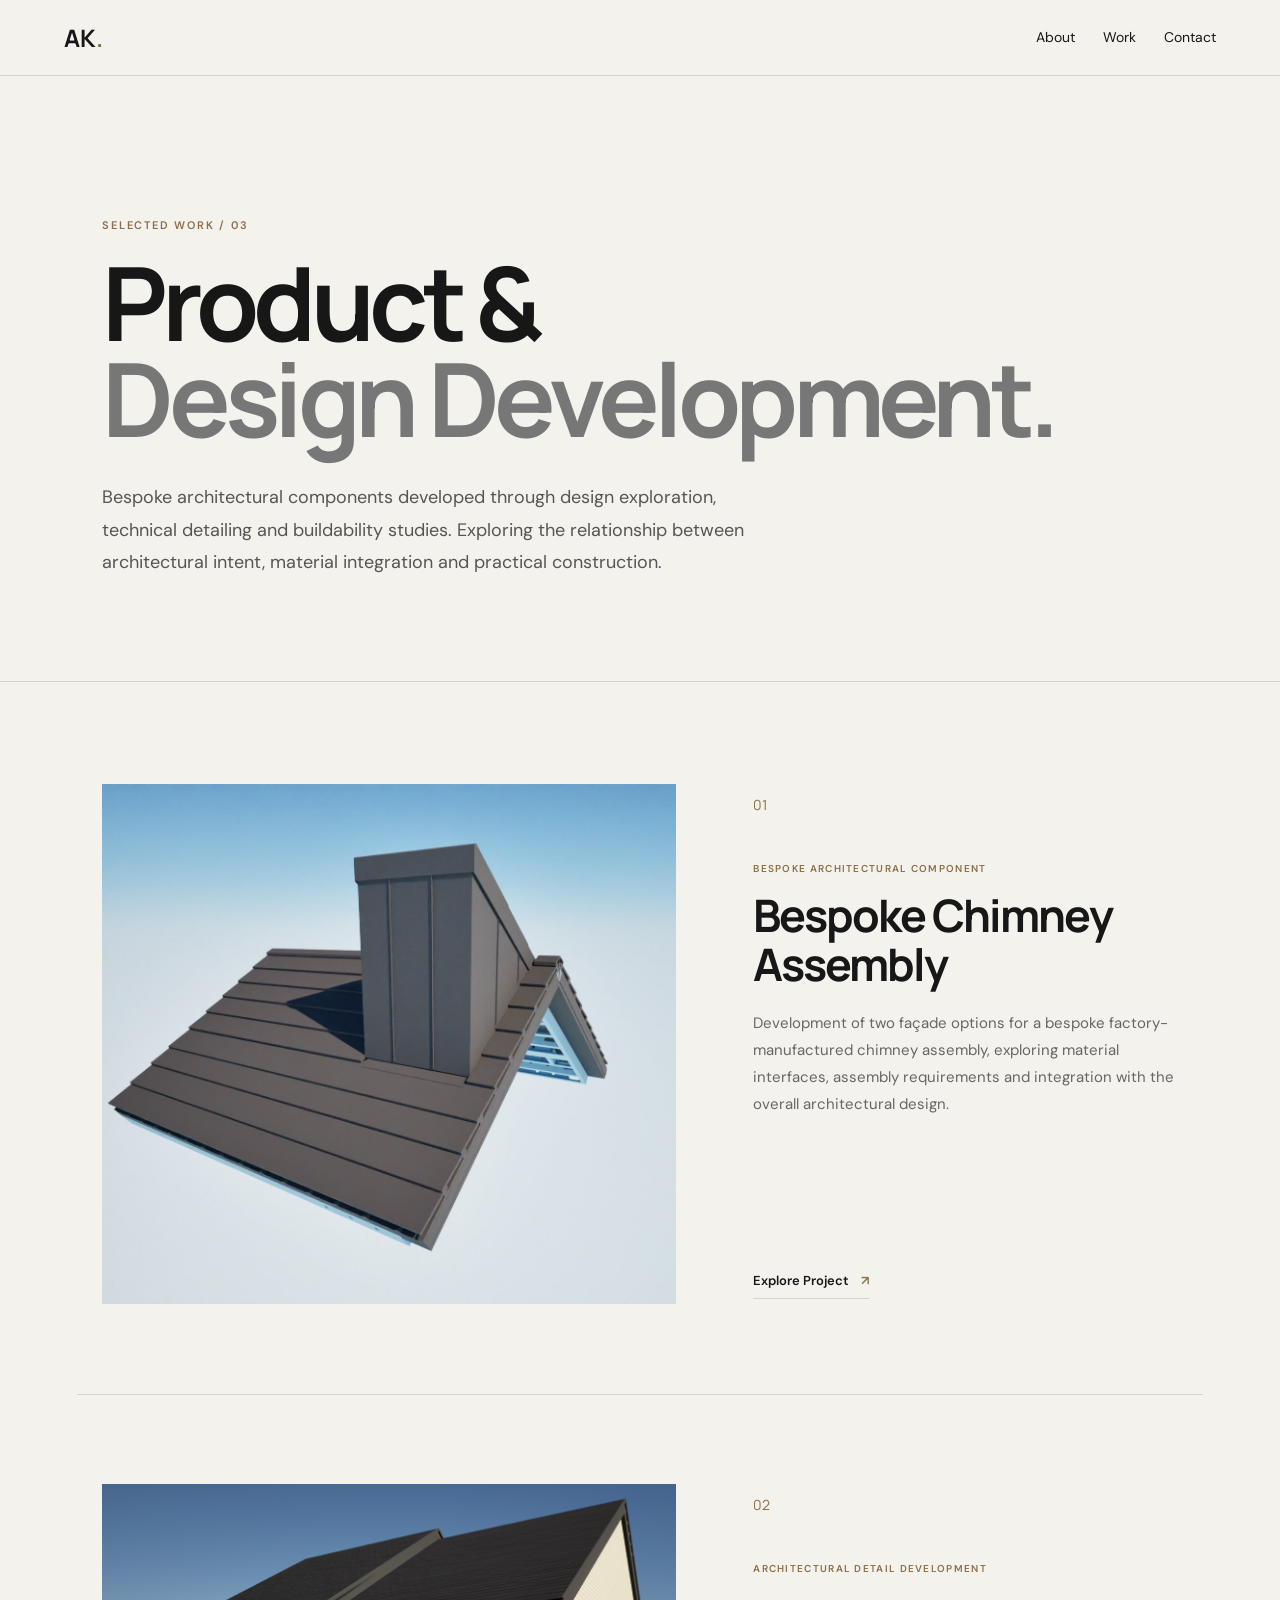
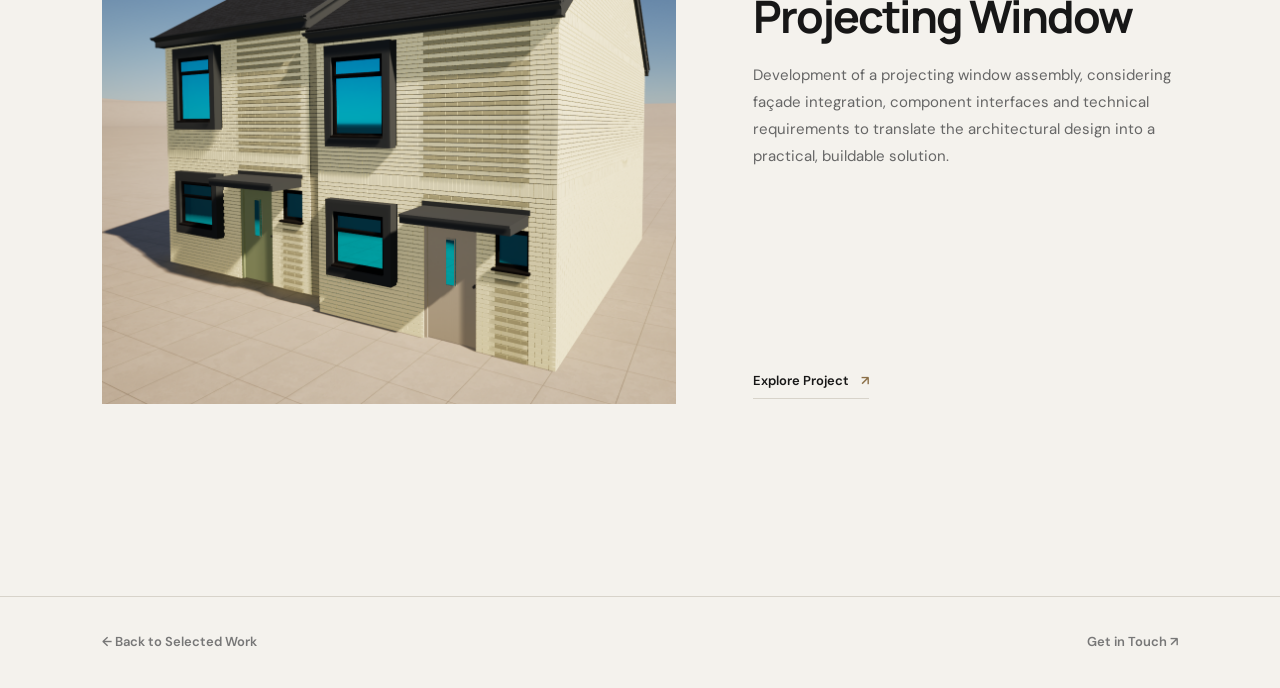
<file: product-design-development.html>
<!DOCTYPE html>
<html lang="en">
<head>
    <meta charset="UTF-8">
    <meta name="viewport" content="width=device-width, initial-scale=1.0">

    <title>Product & Design Development — Arathi Kanmani</title>

    <meta name="description"
          content="Selected product and design development projects exploring bespoke architectural components, technical design and buildability.">

    <link rel="stylesheet" href="style.css">
</head>

<body class="pdd-page">

    <!-- HEADER -->
    <header class="site-header">
        <a href="index.html" class="logo">AK<span>.</span></a>

        <nav>
            <a href="index.html#about">About</a>
            <a href="index.html#work">Work</a>
            <a href="index.html#contact">Contact</a>
        </nav>
    </header>


    <!-- PAGE INTRODUCTION -->
    <section class="project-list-hero pdd-hero">

        <p class="eyebrow">SELECTED WORK / 03</p>

        <h1>
            Product &amp;<br>
            <em>Design Development.</em>
        </h1>

        <p>
            Bespoke architectural components developed through design
            exploration, technical detailing and buildability studies.
            Exploring the relationship between architectural intent,
            material integration and practical construction.
        </p>

    </section>


    <!-- PROJECT LIST -->
    <main class="architectural-projects pdd-projects">


        <!-- PROJECT 01: CHIMNEY -->
        <a href="project-bespoke-chimney.html"
           class="architectural-project-card pdd-project-card">

            <div class="architectural-project-image">
                <img src="images/chimney-main.jpg"
                    alt="Bespoke chimney assembly integrated into a residential building"
                    loading="lazy">
            </div>

            <div class="architectural-project-info">

                <div>
                    <span class="project-number">01</span>

                    <p class="eyebrow">
                        BESPOKE ARCHITECTURAL COMPONENT
                    </p>

                    <h2>Bespoke Chimney Assembly</h2>

                    <p class="pdd-description">
                        Development of two façade options for a bespoke
                        factory-manufactured chimney assembly, exploring
                        material interfaces, assembly requirements and
                        integration with the overall architectural design.
                    </p>
                </div>

                <span class="pdd-project-link">
                    Explore Project <span aria-hidden="true">↗</span>
                </span>

            </div>

        </a>


        <!-- PROJECT 02: PROJECTING WINDOW -->
        <a href="project-projecting-window.html"
           class="architectural-project-card pdd-project-card">

            <div class="architectural-project-image">
                <img src="images/projecting-window-main.jpg"
                    alt="Bespoke projecting window architectural design"
                    loading="lazy">
            </div>

            <div class="architectural-project-info">

                <div>
                    <span class="project-number">02</span>

                    <p class="eyebrow">
                        ARCHITECTURAL DETAIL DEVELOPMENT
                    </p>

                    <h2>Projecting Window</h2>

                    <p class="pdd-description">
                        Development of a projecting window assembly,
                        considering façade integration, component
                        interfaces and technical requirements to translate
                        the architectural design into a practical,
                        buildable solution.
                    </p>
                </div>

                <span class="pdd-project-link">
                    Explore Project <span aria-hidden="true">↗</span>
                </span>

            </div>

        </a>


    </main>


    <!-- FOOTER -->
    <footer class="pdd-footer">
        <a href="index.html#work" class="text-link">
            ← Back to Selected Work
        </a>

        <a href="index.html#contact" class="text-link">
            Get in Touch ↗
        </a>
    </footer>


</body>
</html>
</file>
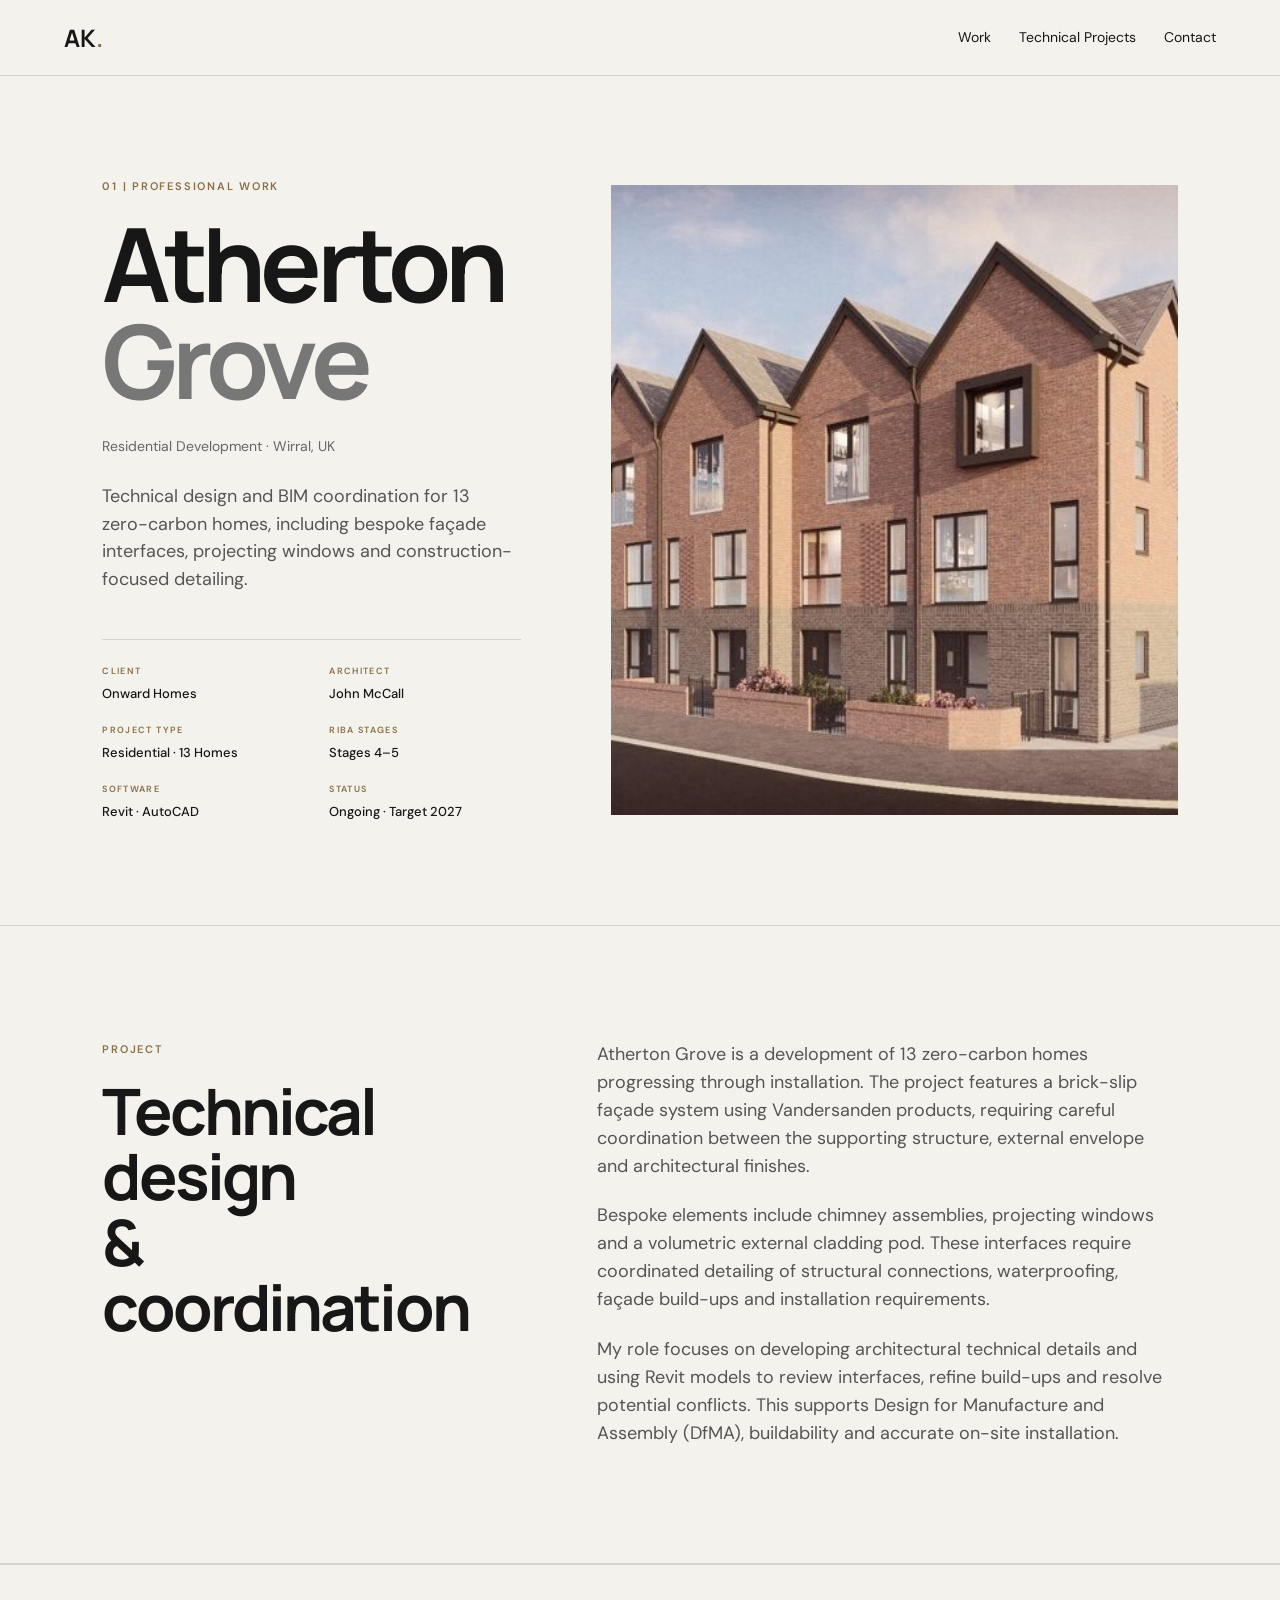
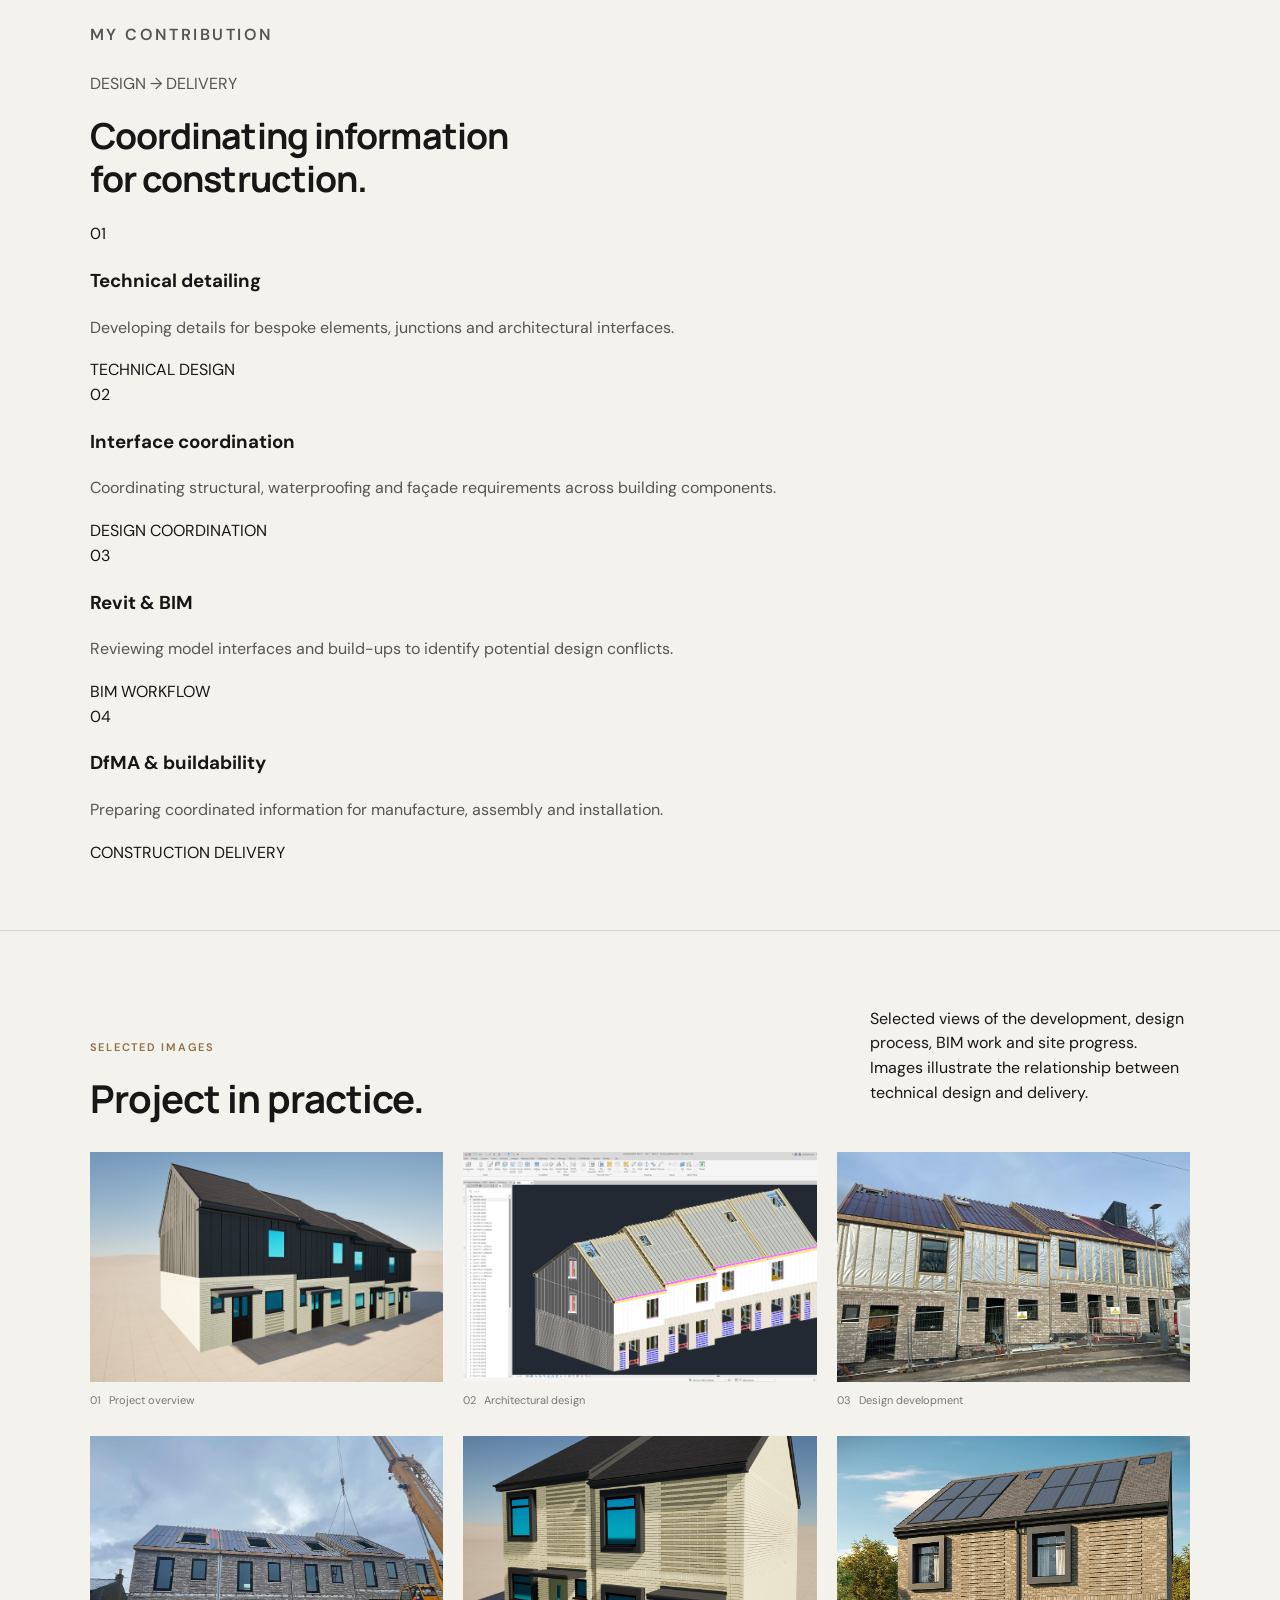
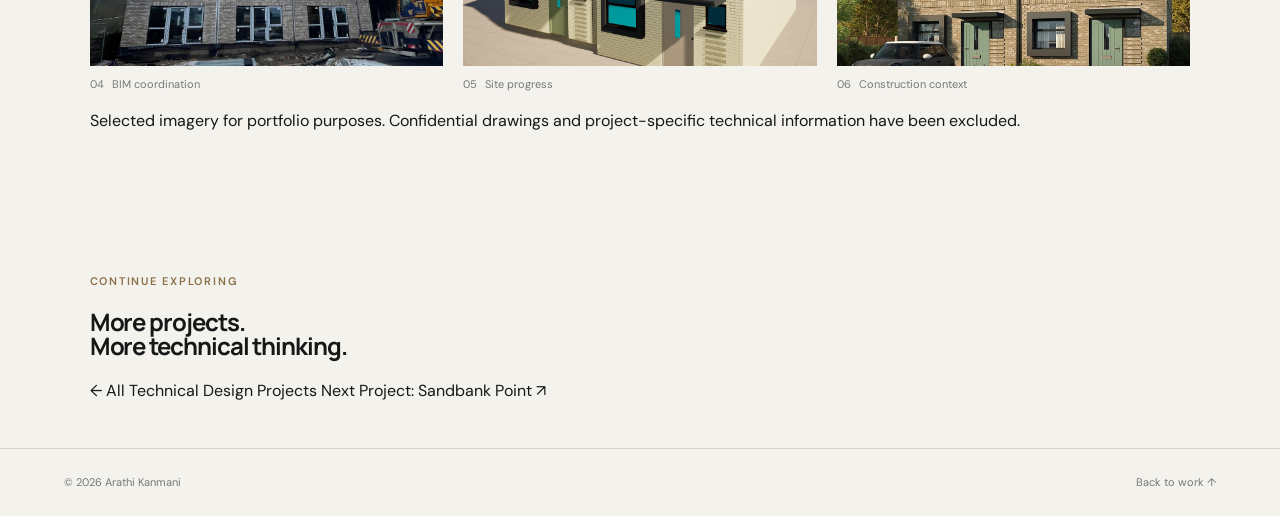
<file: project-atherton-grove.html>
<!doctype html>
<html lang="en">
<head>
<meta charset="utf-8">
<meta name="viewport" content="width=device-width,initial-scale=1">

<title>Atherton Grove — Arathi Kanmani</title>

<meta name="description"
      content="Atherton Grove: residential technical design, Revit modelling, façade coordination and DfMA experience by Arathi Kanmani.">

<link rel="stylesheet" href="style.css">
</head>

<body class="ag-page">

<header class="site-header">
    <a class="logo" href="index.html">AK<span>.</span></a>

    <nav>
        <a href="index.html#work">Work</a>
        <a href="technical-design-projects.html">Technical Projects</a>
        <a href="index.html#contact">Contact</a>
    </nav>
</header>

<main>

<!-- HERO: MATCHES PIXEL HOUSE -->

<section class="project-hero">

    <div class="project-hero-text">

        <p class="eyebrow">01 | PROFESSIONAL WORK</p>

        <h1>Atherton<br><em>Grove</em></h1>

        <p class="project-location">
            Residential Development · Wirral, UK
        </p>

        <p class="lead">
            Technical design and BIM coordination for 13 zero-carbon
            homes, including bespoke façade interfaces, projecting
            windows and construction-focused detailing.
        </p>

        <div class="project-meta">

            <div>
                <span>CLIENT</span>
                <strong>Onward Homes</strong>
            </div>

            <div>
                <span>ARCHITECT</span>
                <strong>John McCall</strong>
            </div>

            <div>
                <span>PROJECT TYPE</span>
                <strong>Residential · 13 Homes</strong>
            </div>

            <div>
                <span>RIBA STAGES</span>
                <strong>Stages 4–5</strong>
            </div>

            <div>
                <span>SOFTWARE</span>
                <strong>Revit · AutoCAD</strong>
            </div>

            <div>
                <span>STATUS</span>
                <strong>Ongoing · Target 2027</strong>
            </div>

        </div>
    </div>

    <div class="project-hero-image">
        <img src="images/atherton-grove.jpg"
             alt="Atherton Grove residential development">
    </div>

</section>


<!-- PROJECT OVERVIEW: MATCHES PIXEL HOUSE -->

<section class="project-introduction">

    <div>
        <p class="eyebrow">PROJECT</p>
        <h2>Technical design<br>&amp; coordination</h2>
    </div>

    <div class="project-description">

        <p>
            Atherton Grove is a development of 13 zero-carbon homes
            progressing through installation. The project features a
            brick-slip façade system using Vandersanden products,
            requiring careful coordination between the supporting
            structure, external envelope and architectural finishes.
        </p>

        <p>
            Bespoke elements include chimney assemblies, projecting
            windows and a volumetric external cladding pod. These
            interfaces require coordinated detailing of structural
            connections, waterproofing, façade build-ups and
            installation requirements.
        </p>

        <p>
            My role focuses on developing architectural technical
            details and using Revit models to review interfaces,
            refine build-ups and resolve potential conflicts.
            This supports Design for Manufacture and Assembly
            (DfMA), buildability and accurate on-site installation.
        </p>

    </div>

</section>


<!-- MY CONTRIBUTION -->

<section class="ag-contribution">

    <div class="ag-section-heading">
        <p class="eyebrow">MY CONTRIBUTION</p>
        <p class="ag-section-index">DESIGN → DELIVERY</p>
    </div>

    <h2>Coordinating information<br>for construction.</h2>

    <div class="ag-contribution-grid">

        <article class="ag-contribution-card">
            <span class="ag-card-number">01</span>
            <h3>Technical detailing</h3>
            <p>
                Developing details for bespoke elements, junctions
                and architectural interfaces.
            </p>
            <span class="ag-card-tag">TECHNICAL DESIGN</span>
        </article>

        <article class="ag-contribution-card">
            <span class="ag-card-number">02</span>
            <h3>Interface coordination</h3>
            <p>
                Coordinating structural, waterproofing and façade
                requirements across building components.
            </p>
            <span class="ag-card-tag">DESIGN COORDINATION</span>
        </article>

        <article class="ag-contribution-card">
            <span class="ag-card-number">03</span>
            <h3>Revit &amp; BIM</h3>
            <p>
                Reviewing model interfaces and build-ups to identify
                potential design conflicts.
            </p>
            <span class="ag-card-tag">BIM WORKFLOW</span>
        </article>

        <article class="ag-contribution-card">
            <span class="ag-card-number">04</span>
            <h3>DfMA &amp; buildability</h3>
            <p>
                Preparing coordinated information for manufacture,
                assembly and installation.
            </p>
            <span class="ag-card-tag">CONSTRUCTION DELIVERY</span>
        </article>

    </div>

</section>


<!-- SELECTED IMAGES: KEEP THE SIX-IMAGE GALLERY -->

<section class="ag-gallery-section">

    <div class="ag-gallery-heading">
        <div>
            <p class="eyebrow">SELECTED IMAGES</p>
            <h2>Project in practice.</h2>
        </div>

        <p class="ag-gallery-description">
            Selected views of the development, design process,
            BIM work and site progress. Images illustrate the
            relationship between technical design and delivery.
        </p>
    </div>

    <div class="ag-gallery">

        <figure class="ag-gallery-featured">
            <img src="images/atherton-grove-01.jpg"
                 alt="Atherton Grove project overview"
                 loading="lazy">
            <figcaption>
                <span>01</span>
                <span>Project overview</span>
            </figcaption>
        </figure>

        <figure>
            <img src="images/atherton-grove-02.jpg"
                 alt="Atherton Grove architectural design"
                 loading="lazy">
            <figcaption>
                <span>02</span>
                <span>Architectural design</span>
            </figcaption>
        </figure>

        <figure>
            <img src="images/atherton-grove-03.jpg"
                 alt="Atherton Grove design development"
                 loading="lazy">
            <figcaption>
                <span>03</span>
                <span>Design development</span>
            </figcaption>
        </figure>

        <figure>
            <img src="images/atherton-grove-04.jpg"
                 alt="Revit modelling and BIM coordination"
                 loading="lazy">
            <figcaption>
                <span>04</span>
                <span>BIM coordination</span>
            </figcaption>
        </figure>

        <figure>
            <img src="images/atherton-grove-05.jpg"
                 alt="Atherton Grove construction progress"
                 loading="lazy">
            <figcaption>
                <span>05</span>
                <span>Site progress</span>
            </figcaption>
        </figure>

        <figure>
            <img src="images/atherton-grove-06.jpg"
                 alt="Atherton Grove development on site"
                 loading="lazy">
            <figcaption>
                <span>06</span>
                <span>Construction context</span>
            </figcaption>
        </figure>

    </div>

    <p class="ag-gallery-note">
        Selected imagery for portfolio purposes. Confidential
        drawings and project-specific technical information
        have been excluded.
    </p>

</section>


<!-- NEXT PROJECT -->

<section class="ag-project-end">

    <p class="eyebrow">CONTINUE EXPLORING</p>

    <h2>More projects.<br>More technical thinking.</h2>

    <div class="ag-end-links">

        <a href="technical-design-projects.html">
            <span>←</span>
            All Technical Design Projects
        </a>

        <a href="project-sandbank-point.html">
            Next Project: Sandbank Point
            <span>↗</span>
        </a>

    </div>

</section>

</main>

<footer class="ag-footer">
    <span>© 2026 Arathi Kanmani</span>
    <a href="index.html#work">Back to work ↑</a>
</footer>

</body>
</html>
</file>
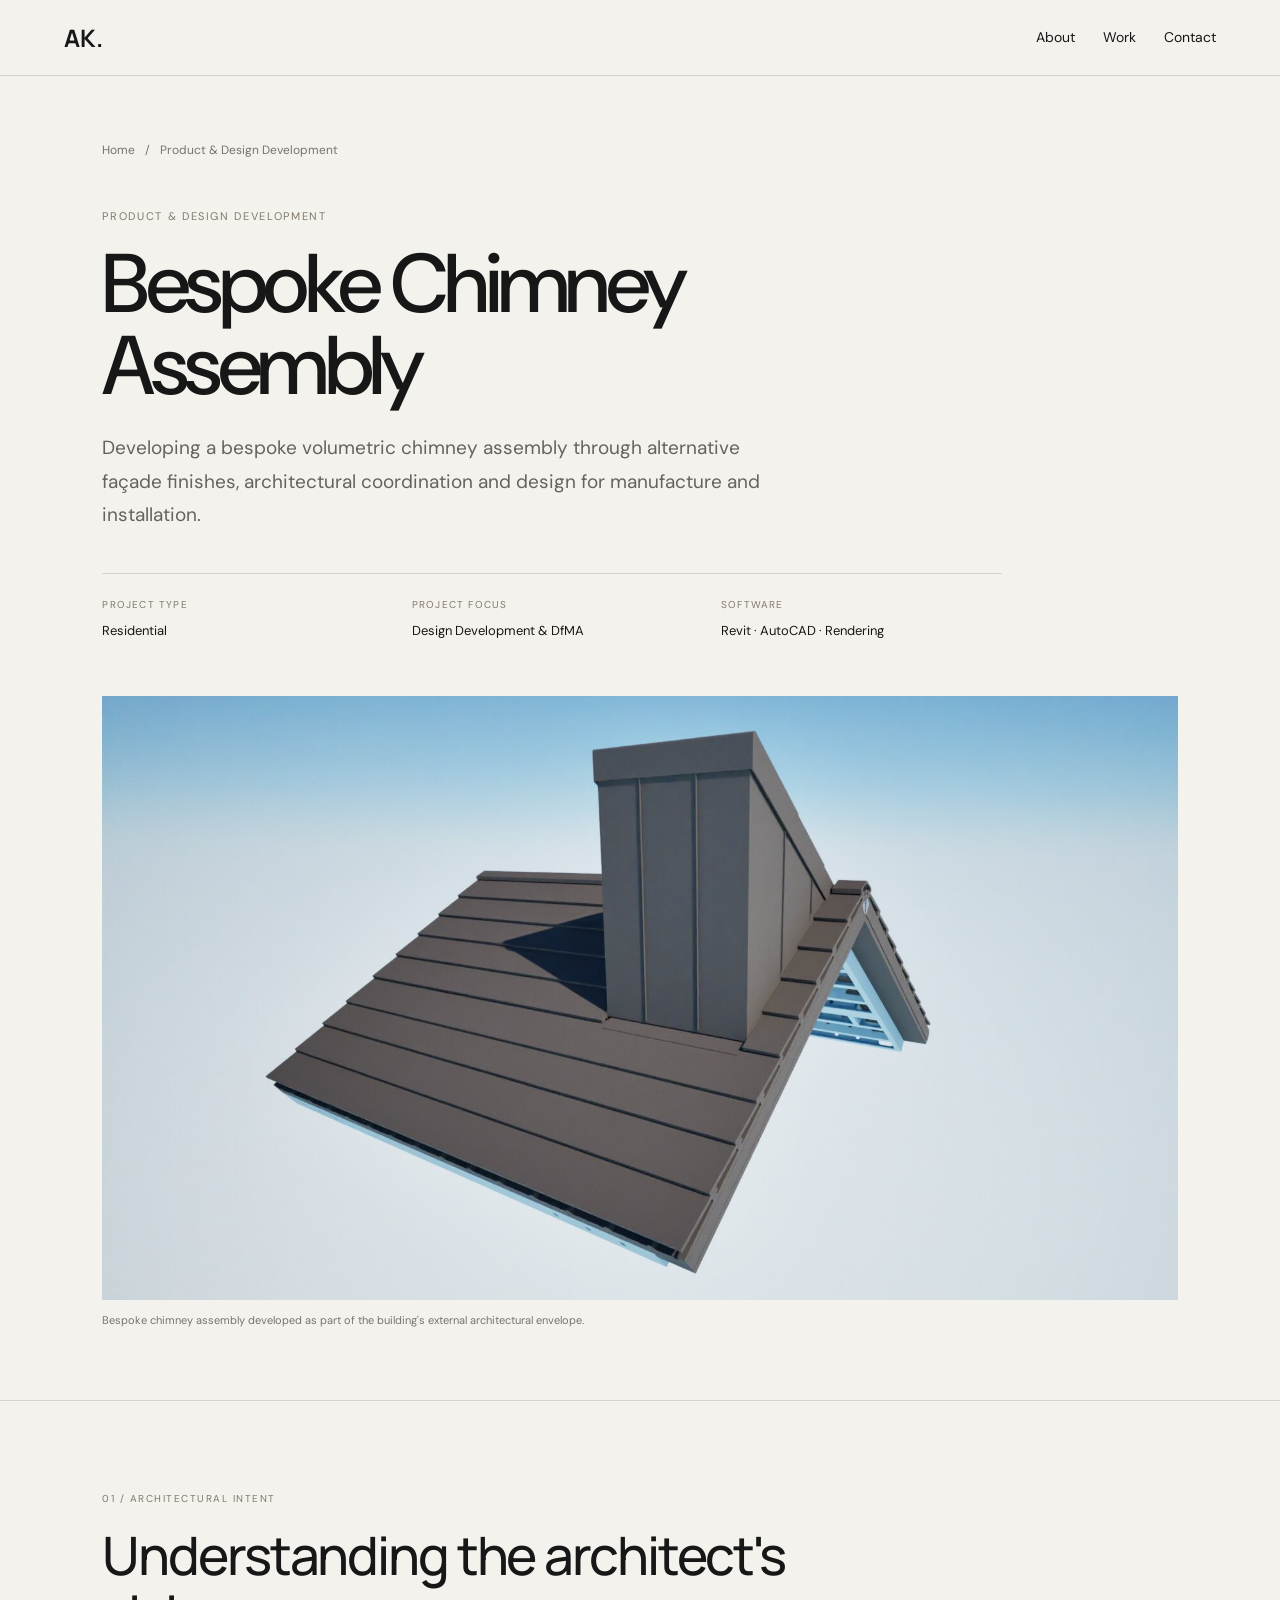
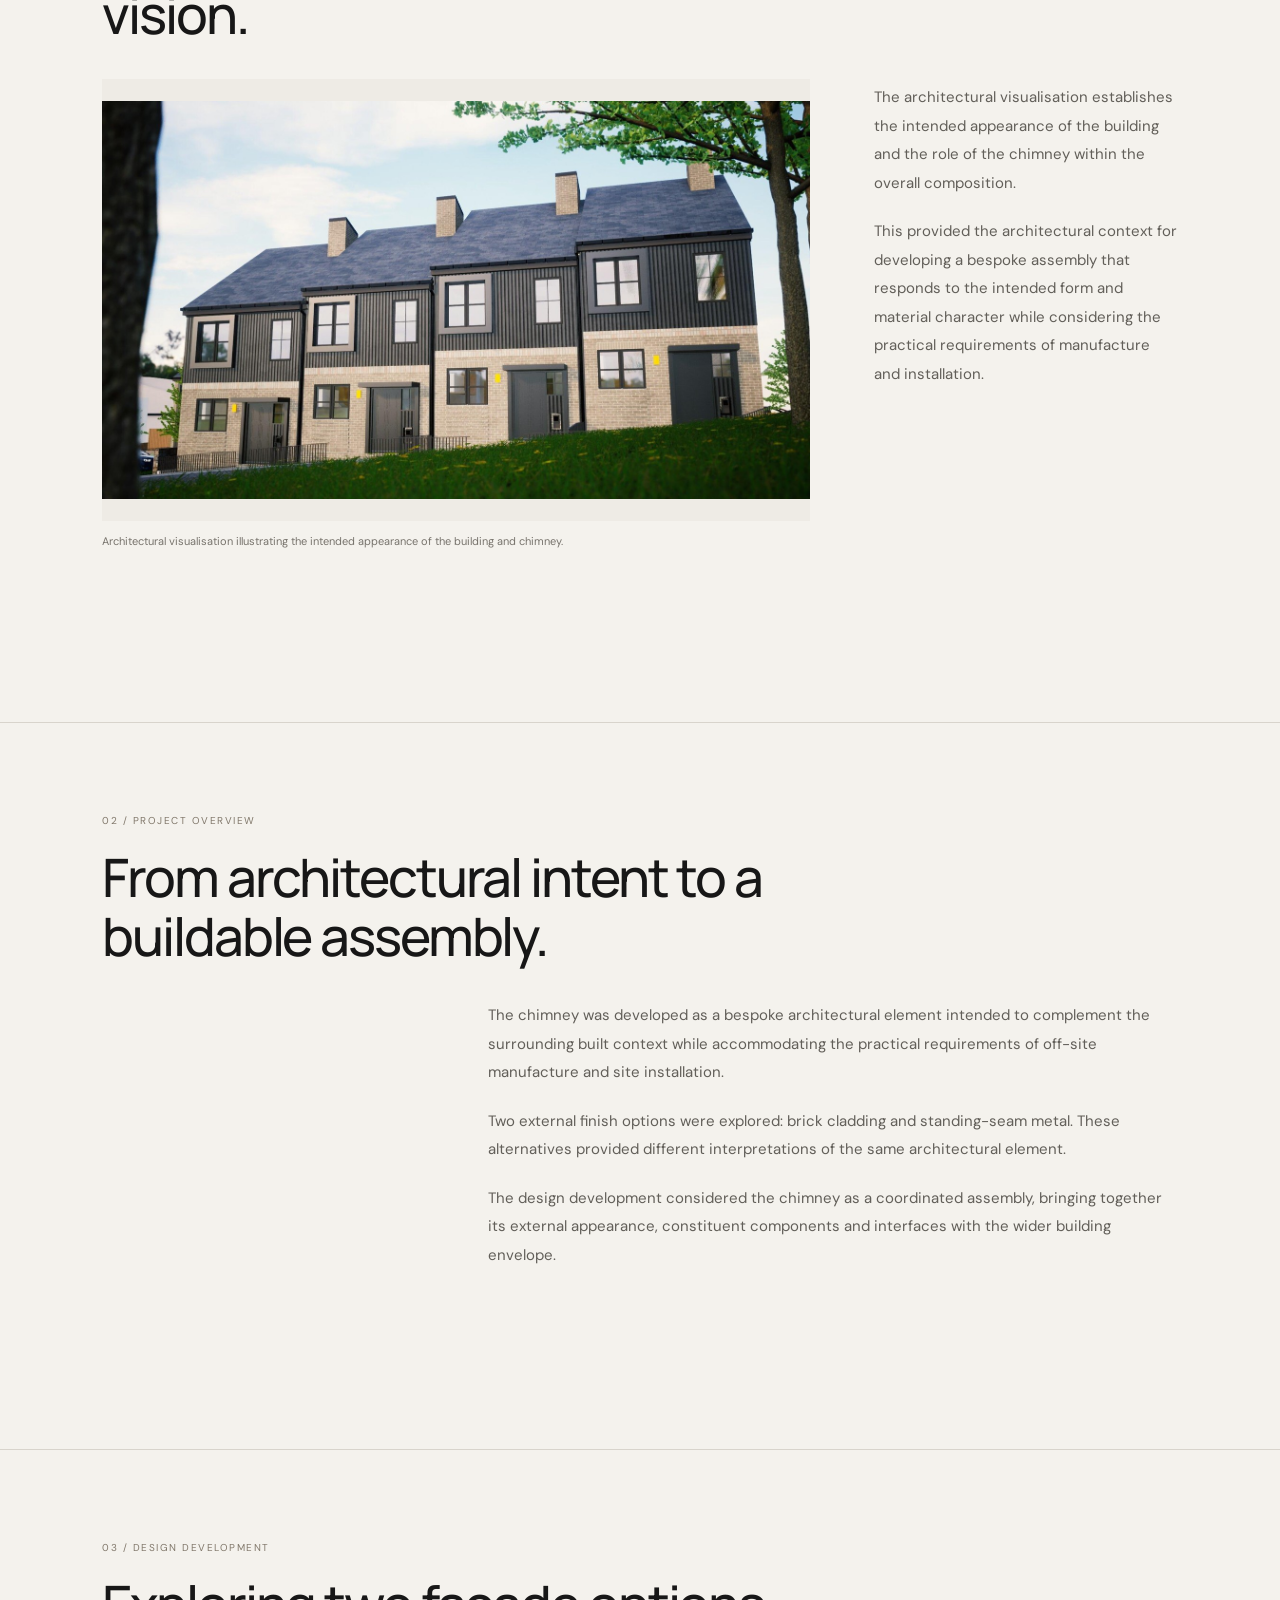
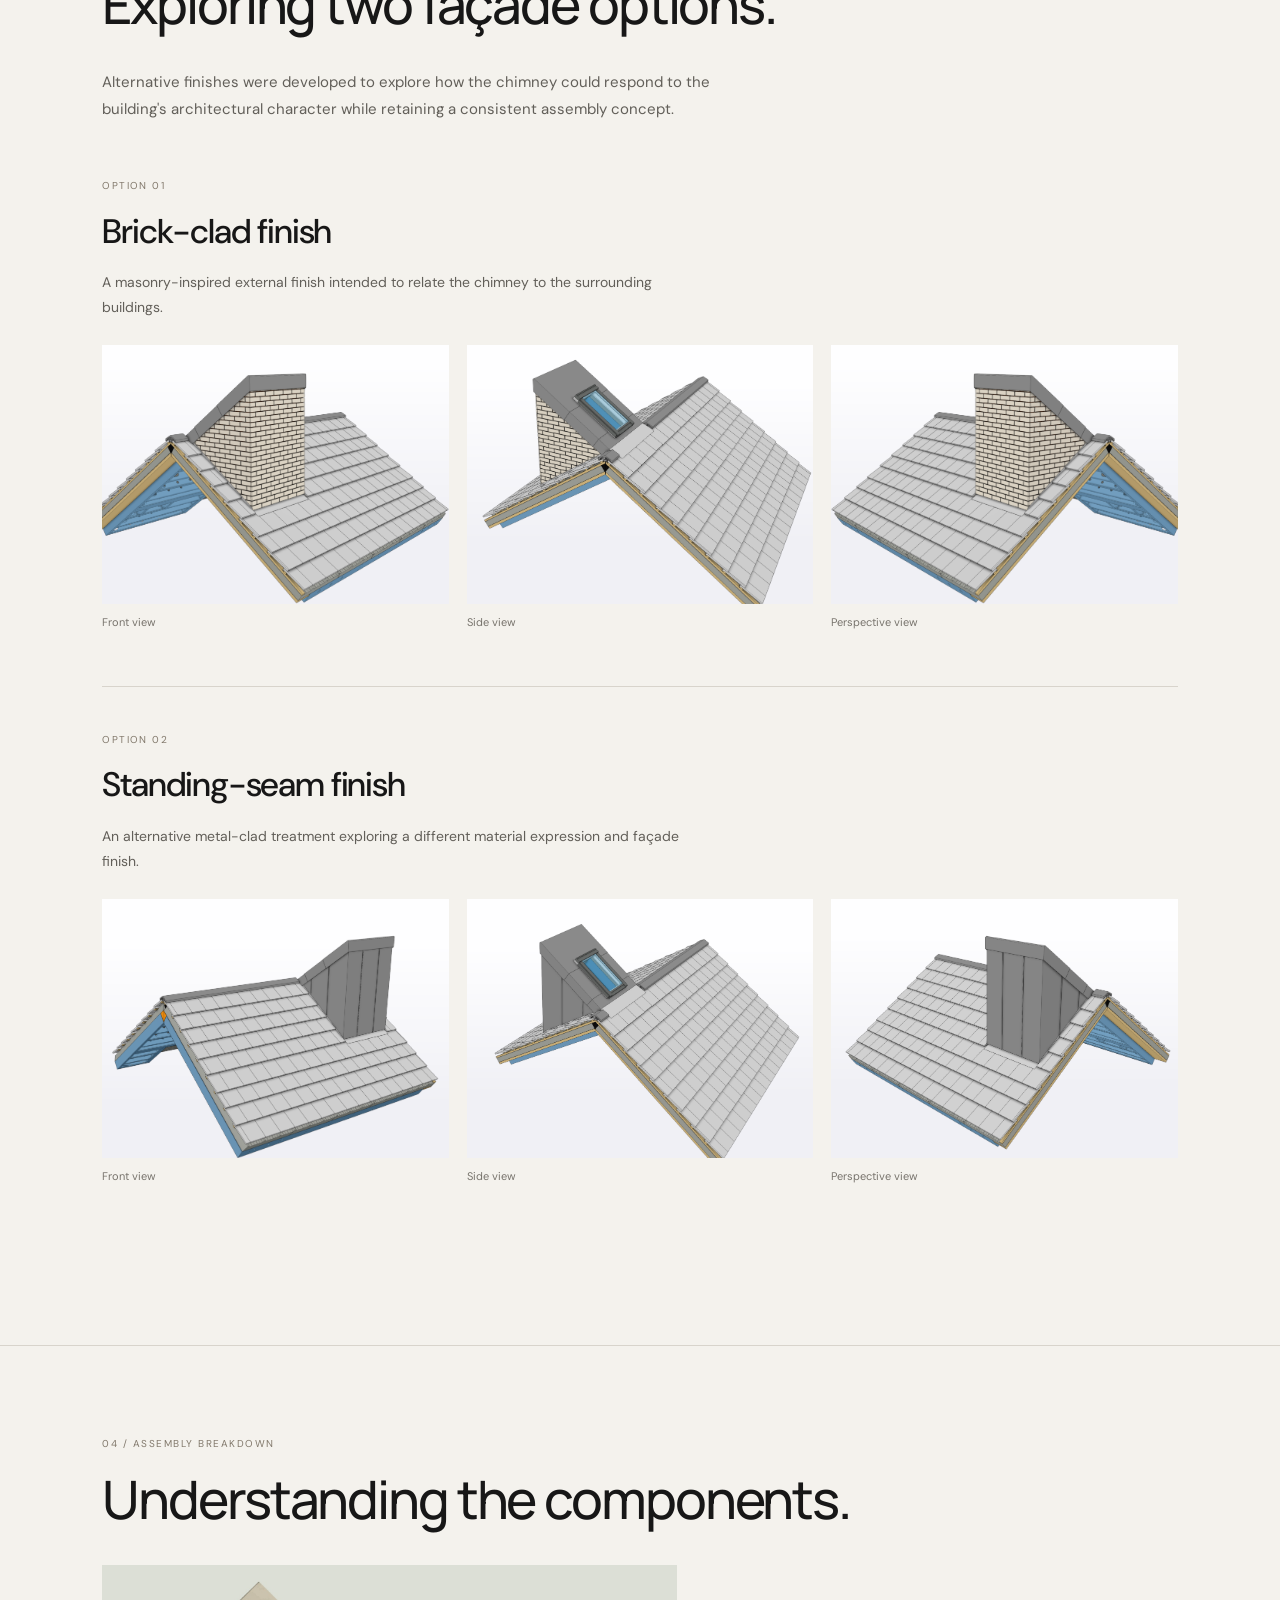
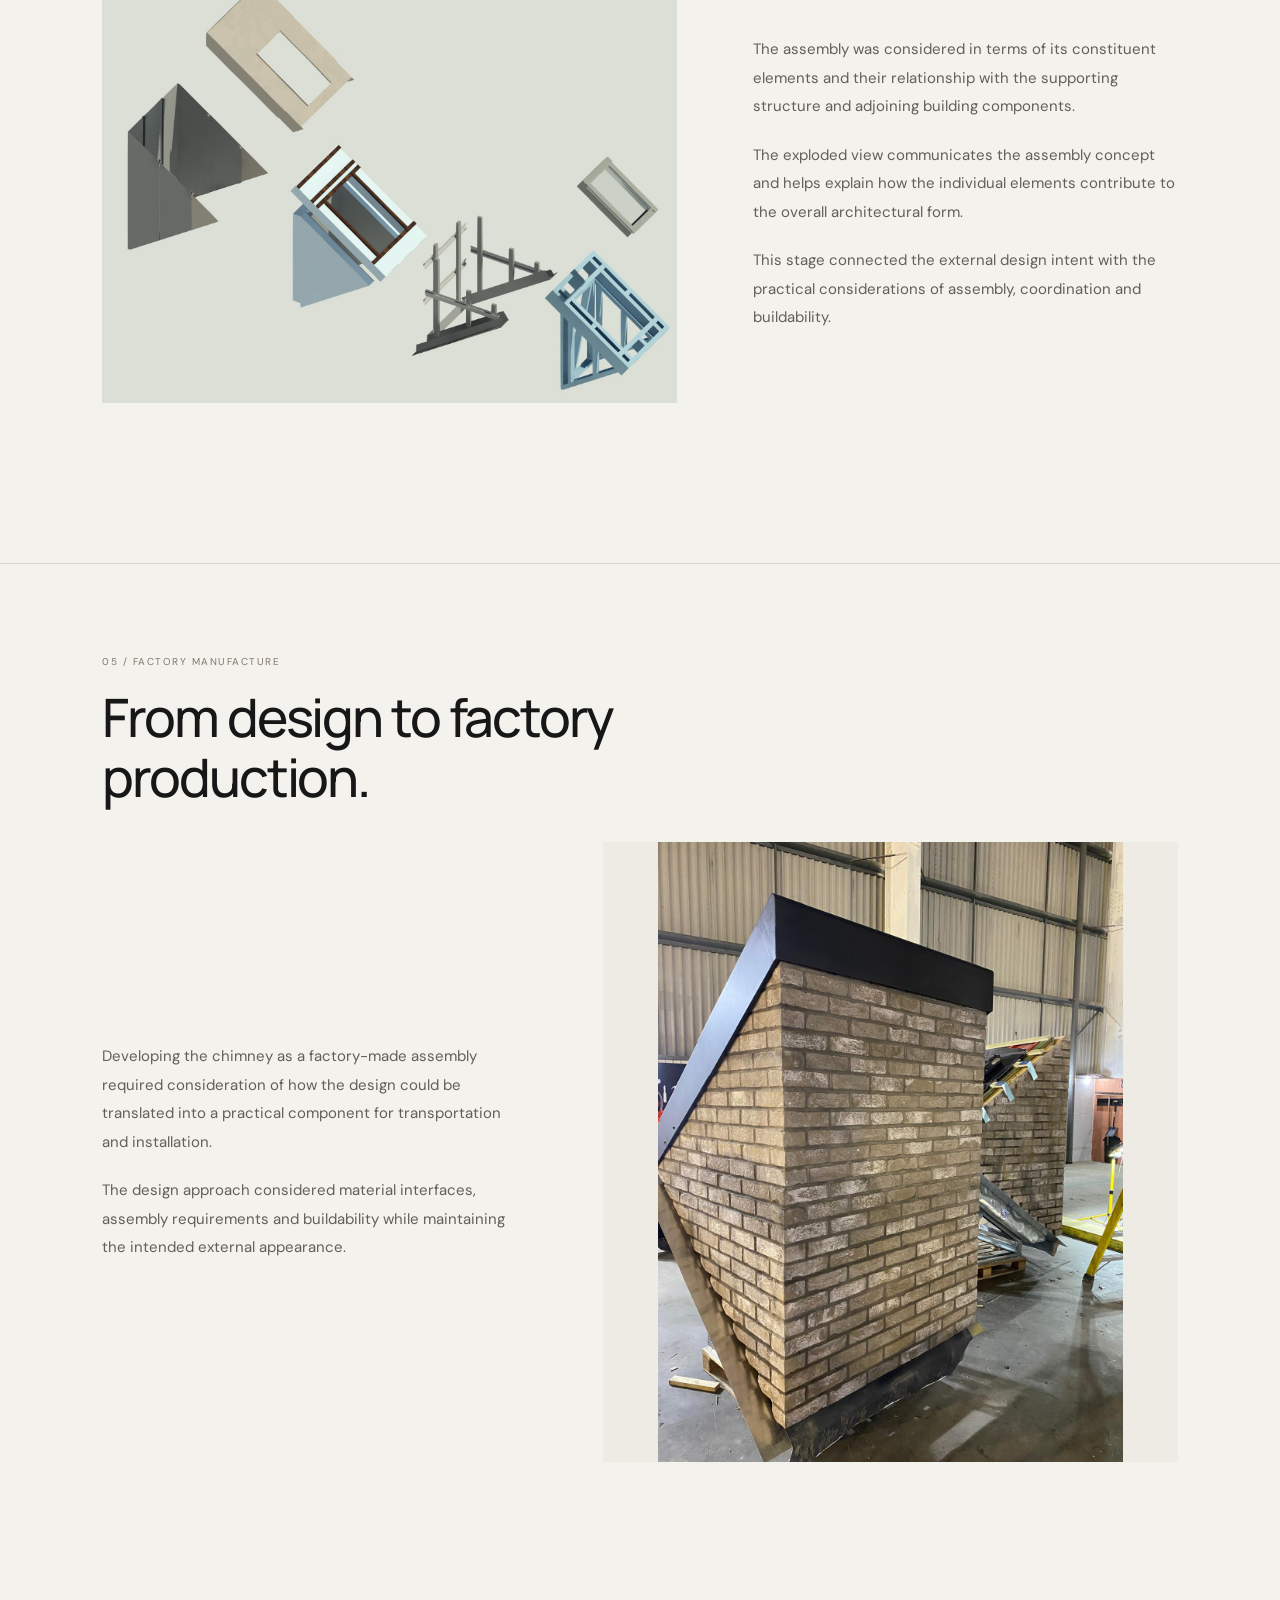
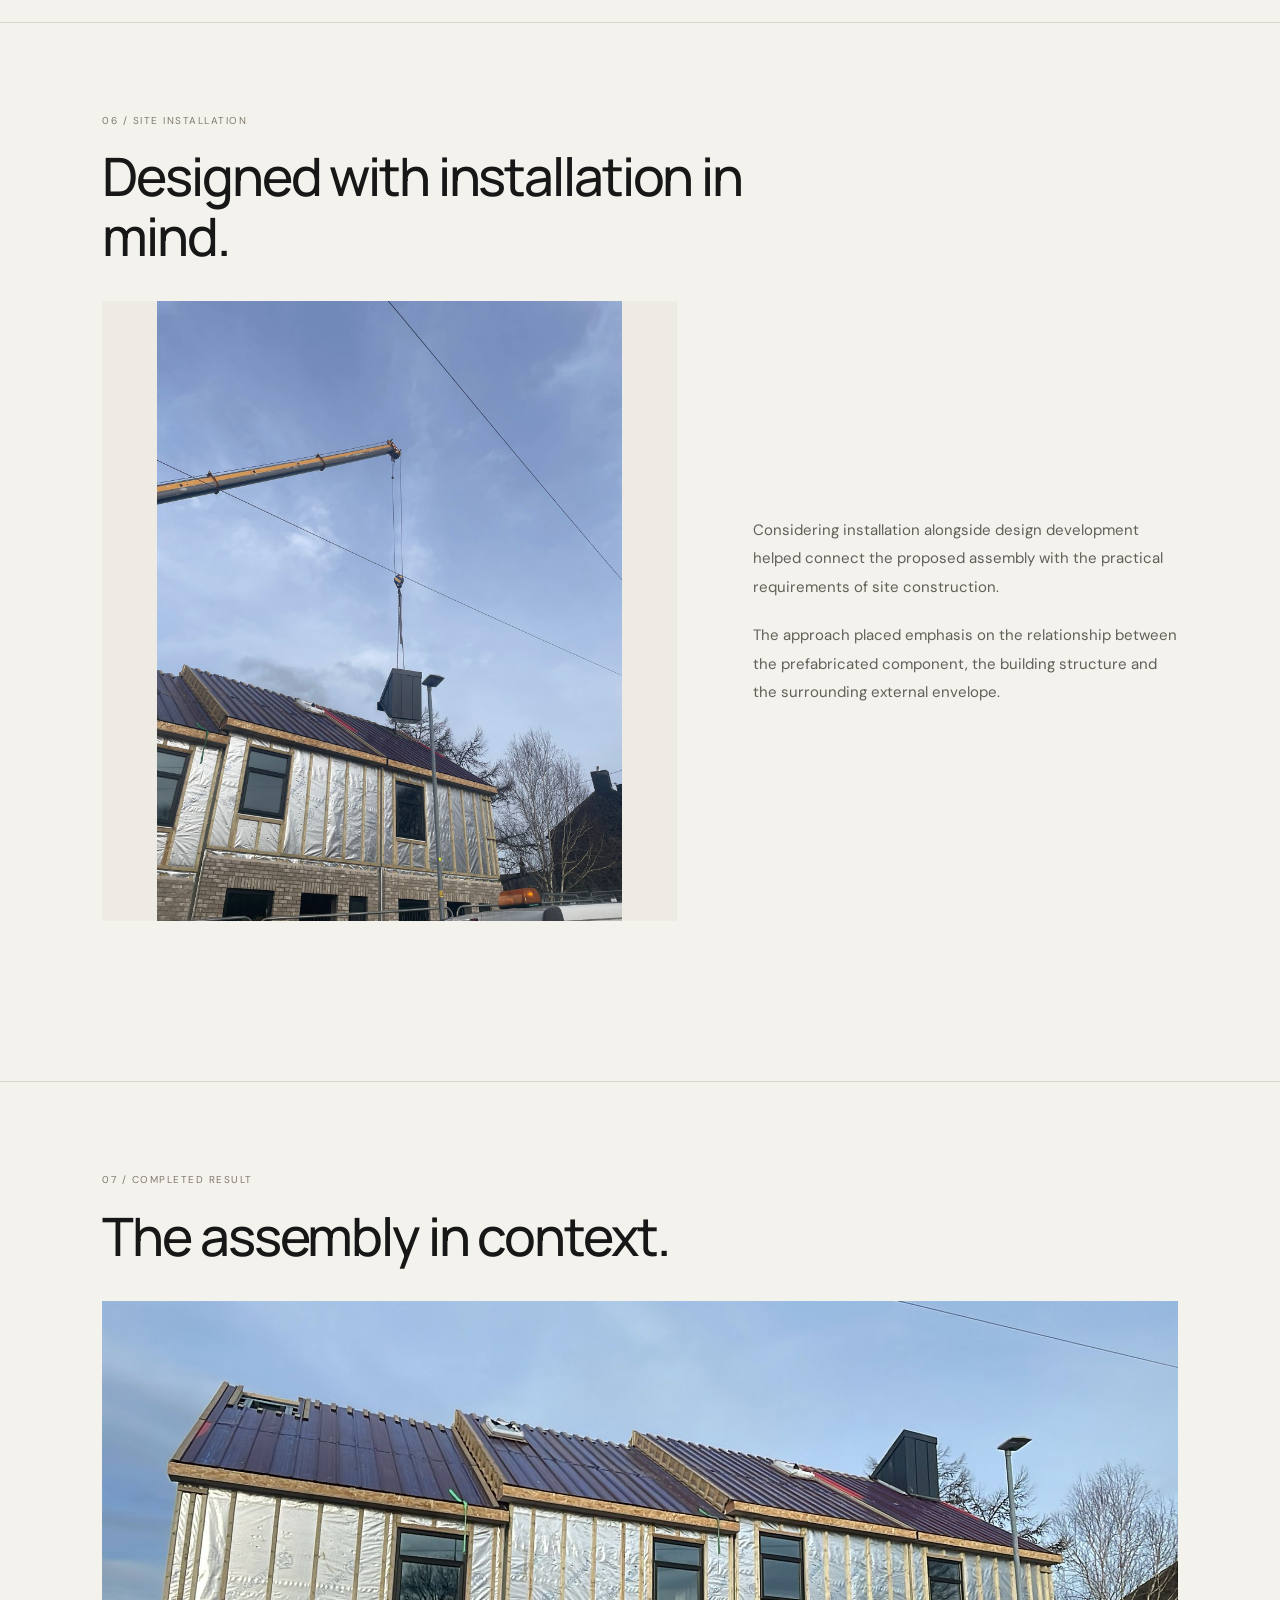
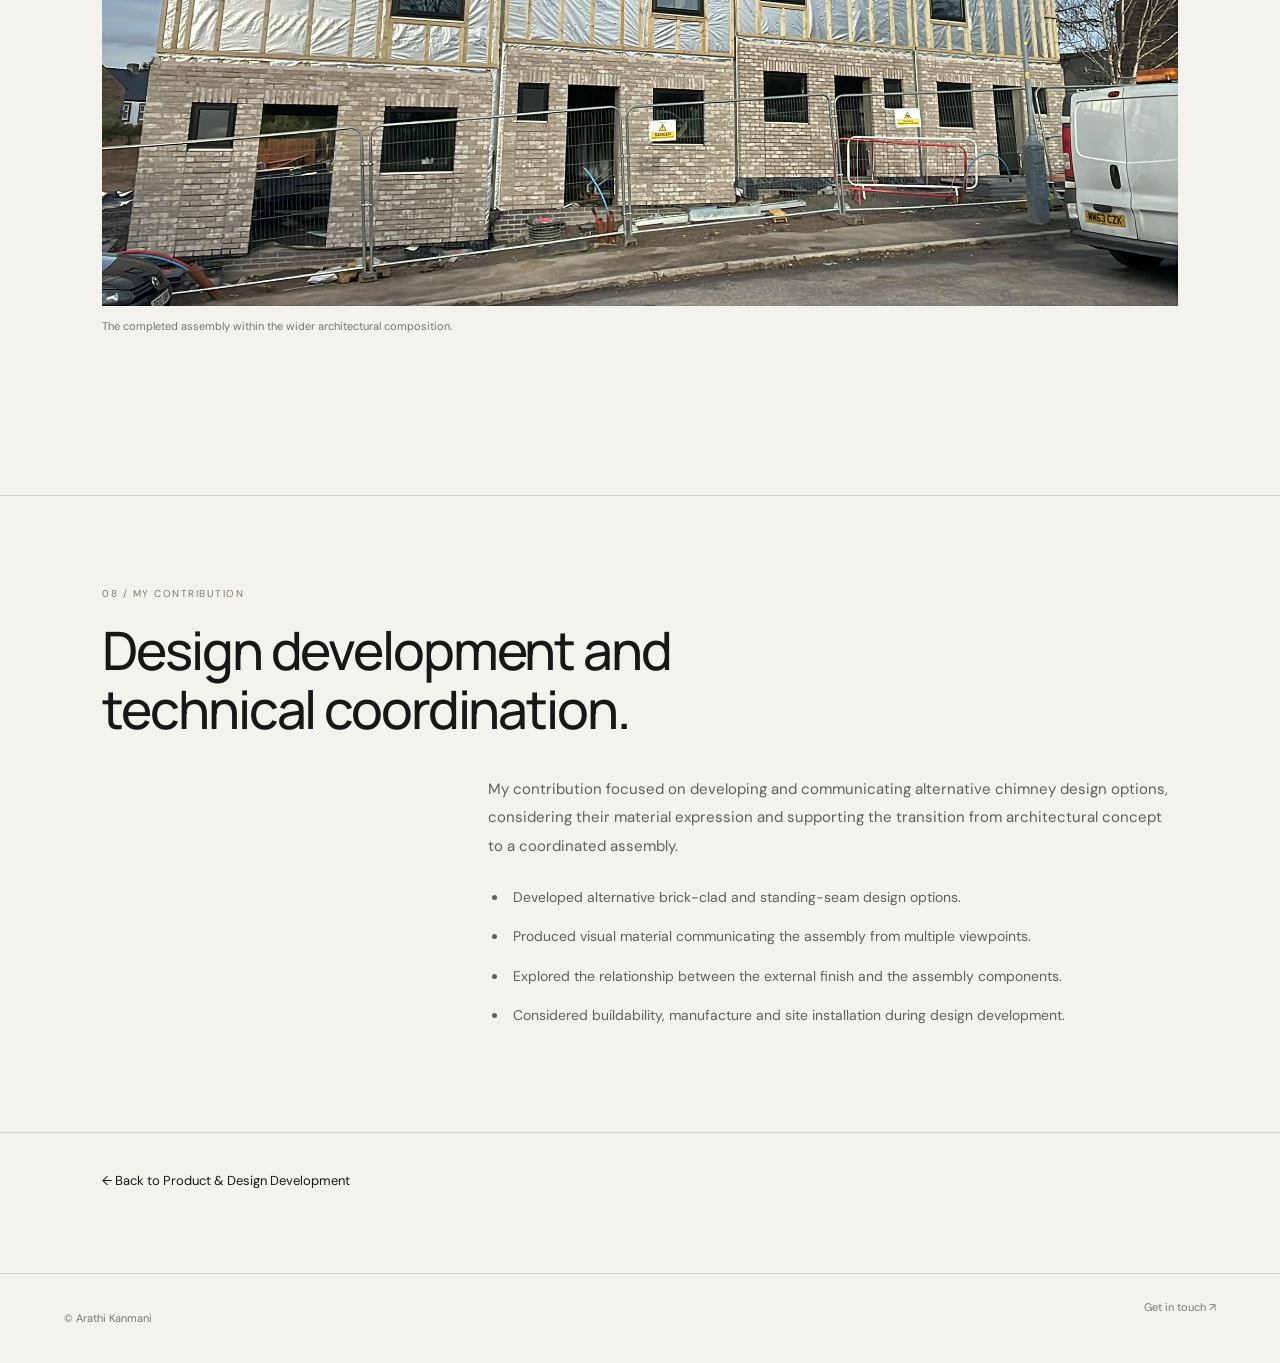
<file: project-bespoke-chimney.html>
<!DOCTYPE html>
<html lang="en">
<head>
    <meta charset="UTF-8">
    <meta name="viewport" content="width=device-width, initial-scale=1.0">

    <title>Bespoke Chimney Assembly — Arathi Kanmani</title>

    <meta name="description" content="Bespoke chimney assembly design development, architectural intent, BIM coordination, material integration, manufacture and installation.">

    <link rel="stylesheet" href="style.css">
</head>

<body class="chimney-project-page">

    <!-- HEADER -->
    <header class="site-header">
        <a href="index.html" class="logo">AK.</a>

        <nav class="main-nav">
            <a href="index.html#about">About</a>
            <a href="index.html#work">Work</a>
            <a href="index.html#contact">Contact</a>
        </nav>
    </header>


    <main>

        <!-- PROJECT INTRODUCTION -->
        <section class="chimney-hero">

            <div class="chimney-breadcrumb">
                <a href="index.html">Home</a>
                <span>/</span>
                <a href="product-design-development.html">
                    Product &amp; Design Development
                </a>
            </div>

            <p class="chimney-eyebrow">
                PRODUCT &amp; DESIGN DEVELOPMENT
            </p>

            <h1>Bespoke Chimney<br>Assembly</h1>

            <p class="chimney-intro">
                Developing a bespoke volumetric chimney assembly through
                alternative façade finishes, architectural coordination
                and design for manufacture and installation.
            </p>

            <div class="chimney-project-meta">

                <div>
                    <span class="chimney-meta-label">Project type</span>
                    <span>Residential</span>
                </div>

                <div>
                    <span class="chimney-meta-label">Project focus</span>
                    <span>Design Development &amp; DfMA</span>
                </div>

                <div>
                    <span class="chimney-meta-label">Software</span>
                    <span>Revit · AutoCAD · Rendering</span>
                </div>

            </div>

        </section>


        <!-- MAIN PROJECT IMAGE -->
        <section class="chimney-main-image">

            <img
                src="images/chimney-main.jpg"
                alt="Bespoke chimney assembly integrated into a residential building"
                fetchpriority="high"
            >

            <p class="chimney-image-caption">
                Bespoke chimney assembly developed as part of the
                building's external architectural envelope.
            </p>

        </section>


        <!-- 01: ARCHITECTURAL INTENT -->
        <section class="chimney-section chimney-intent-section">

            <div class="chimney-section-heading">
                <p class="chimney-section-number">01 / ARCHITECTURAL INTENT</p>
                <h2>Understanding the architect's vision.</h2>
            </div>

            <div class="chimney-intent-layout">

                <div class="chimney-intent-image">

                    <img
                        src="images/chimney-architectural-intent.jpg"
                        alt="Architectural visualisation showing the intended building design and chimney in context"
                        loading="lazy"
                    >

                    <p class="chimney-image-caption">
                        Architectural visualisation illustrating the
                        intended appearance of the building and chimney.
                    </p>

                </div>

                <div class="chimney-intent-text">

                    <p>
                        The architectural visualisation establishes the
                        intended appearance of the building and the role
                        of the chimney within the overall composition.
                    </p>

                    <p>
                        This provided the architectural context for
                        developing a bespoke assembly that responds to
                        the intended form and material character while
                        considering the practical requirements of
                        manufacture and installation.
                    </p>

                </div>

            </div>

        </section>


        <!-- 02: PROJECT OVERVIEW -->
        <section class="chimney-section chimney-overview">

            <div class="chimney-section-heading">
                <p class="chimney-section-number">02 / PROJECT OVERVIEW</p>
                <h2>From architectural intent to a buildable assembly.</h2>
            </div>

            <div class="chimney-section-content">

                <p>
                    The chimney was developed as a bespoke architectural
                    element intended to complement the surrounding
                    built context while accommodating the practical
                    requirements of off-site manufacture and site installation.
                </p>

                <p>
                    Two external finish options were explored: brick
                    cladding and standing-seam metal. These alternatives
                    provided different interpretations of the same
                    architectural element.
                </p>

                <p>
                    The design development considered the chimney as a
                    coordinated assembly, bringing together its external
                    appearance, constituent components and interfaces
                    with the wider building envelope.
                </p>

            </div>

        </section>


        <!-- 03: DESIGN DEVELOPMENT -->
        <section class="chimney-section chimney-design-section">

            <div class="chimney-section-heading">
                <p class="chimney-section-number">03 / DESIGN DEVELOPMENT</p>
                <h2>Exploring two façade options.</h2>
            </div>

            <p class="chimney-section-intro">
                Alternative finishes were developed to explore how the
                chimney could respond to the building's architectural
                character while retaining a consistent assembly concept.
            </p>


            <!-- BRICK-CLAD OPTION -->
            <div class="chimney-option">

                <div class="chimney-option-heading">
                    <span>OPTION 01</span>
                    <h3>Brick-clad finish</h3>

                    <p>
                        A masonry-inspired external finish intended to
                        relate the chimney to the surrounding buildings.
                    </p>
                </div>

                <div class="chimney-image-grid">

                    <figure>
                        <img
                            src="images/chimney-brick-front.jpg"
                            alt="Front view of the brick-clad chimney option"
                            loading="lazy"
                        >
                        <figcaption>Front view</figcaption>
                    </figure>

                    <figure>
                        <img
                            src="images/chimney-brick-side.jpg"
                            alt="Side view of the brick-clad chimney option"
                            loading="lazy"
                        >
                        <figcaption>Side view</figcaption>
                    </figure>

                    <figure>
                        <img
                            src="images/chimney-brick-perspective.jpg"
                            alt="Perspective view of the brick-clad chimney option"
                            loading="lazy"
                        >
                        <figcaption>Perspective view</figcaption>
                    </figure>

                </div>

            </div>


            <!-- STANDING-SEAM OPTION -->
            <div class="chimney-option">

                <div class="chimney-option-heading">
                    <span>OPTION 02</span>
                    <h3>Standing-seam finish</h3>

                    <p>
                        An alternative metal-clad treatment exploring
                        a different material expression and façade finish.
                    </p>
                </div>

                <div class="chimney-image-grid">

                    <figure>
                        <img
                            src="images/chimney-standing-seam-front.jpg"
                            alt="Front view of the standing-seam chimney option"
                            loading="lazy"
                        >
                        <figcaption>Front view</figcaption>
                    </figure>

                    <figure>
                        <img
                            src="images/chimney-standing-seam-side.jpg"
                            alt="Side view of the standing-seam chimney option"
                            loading="lazy"
                        >
                        <figcaption>Side view</figcaption>
                    </figure>

                    <figure>
                        <img
                            src="images/chimney-standing-seam-perspective.jpg"
                            alt="Perspective view of the standing-seam chimney option"
                            loading="lazy"
                        >
                        <figcaption>Perspective view</figcaption>
                    </figure>

                </div>

            </div>

        </section>


        <!-- 04: ASSEMBLY BREAKDOWN -->
        <section class="chimney-section chimney-assembly-section">

            <div class="chimney-section-heading">
                <p class="chimney-section-number">04 / ASSEMBLY BREAKDOWN</p>
                <h2>Understanding the components.</h2>
            </div>

            <div class="chimney-split-layout">

                <div class="chimney-split-image">

                    <img
                        src="images/chimney-assembly-breakdown.jpg"
                        alt="Exploded view of the bespoke chimney assembly and its components"
                        loading="lazy"
                    >

                </div>

                <div class="chimney-split-text">

                    <p>
                        The assembly was considered in terms of its
                        constituent elements and their relationship
                        with the supporting structure and adjoining
                        building components.
                    </p>

                    <p>
                        The exploded view communicates the assembly
                        concept and helps explain how the individual
                        elements contribute to the overall architectural
                        form.
                    </p>

                    <p>
                        This stage connected the external design intent
                        with the practical considerations of assembly,
                        coordination and buildability.
                    </p>

                </div>

            </div>

        </section>


        <!-- 05: FACTORY MANUFACTURE -->
        <section class="chimney-section chimney-process-section">

            <div class="chimney-section-heading">
                <p class="chimney-section-number">05 / FACTORY MANUFACTURE</p>
                <h2>From design to factory production.</h2>
            </div>

            <div class="chimney-split-layout chimney-reverse-layout">

                <div class="chimney-split-image">

                    <img
                        src="images/chimney-factory.jpg"
                        alt="Bespoke chimney assembly during factory manufacture"
                        loading="lazy"
                    >

                </div>

                <div class="chimney-split-text">

                    <p>
                        Developing the chimney as a factory-made assembly
                        required consideration of how the design could
                        be translated into a practical component for
                        transportation and installation.
                    </p>

                    <p>
                        The design approach considered material interfaces,
                        assembly requirements and buildability while
                        maintaining the intended external appearance.
                    </p>

                </div>

            </div>

        </section>


        <!-- 06: SITE INSTALLATION -->
        <section class="chimney-section chimney-installation-section">

            <div class="chimney-section-heading">
                <p class="chimney-section-number">06 / SITE INSTALLATION</p>
                <h2>Designed with installation in mind.</h2>
            </div>

            <div class="chimney-split-layout">

                <div class="chimney-split-image">

                    <img
                        src="images/chimney-installation.jpg"
                        alt="Bespoke chimney assembly being installed on site"
                        loading="lazy"
                    >

                </div>

                <div class="chimney-split-text">

                    <p>
                        Considering installation alongside design
                        development helped connect the proposed assembly
                        with the practical requirements of site construction.
                    </p>

                    <p>
                        The approach placed emphasis on the relationship
                        between the prefabricated component, the building
                        structure and the surrounding external envelope.
                    </p>

                </div>

            </div>

        </section>


        <!-- 07: COMPLETED RESULT -->
        <section class="chimney-section chimney-completed-section">

            <div class="chimney-section-heading">
                <p class="chimney-section-number">07 / COMPLETED RESULT</p>
                <h2>The assembly in context.</h2>
            </div>

            <figure class="chimney-completed-image">

                <img
                    src="images/chimney-completed.jpg"
                    alt="Completed bespoke chimney assembly integrated into the building"
                    loading="lazy"
                >

                <figcaption>
                    The completed assembly within the wider architectural composition.
                </figcaption>

            </figure>

        </section>


        <!-- 08: MY CONTRIBUTION -->
        <section class="chimney-section chimney-contribution-section">

            <div class="chimney-section-heading">
                <p class="chimney-section-number">08 / MY CONTRIBUTION</p>
                <h2>Design development and technical coordination.</h2>
            </div>

            <div class="chimney-contribution-content">

                <p>
                    My contribution focused on developing and communicating
                    alternative chimney design options, considering their
                    material expression and supporting the transition from
                    architectural concept to a coordinated assembly.
                </p>

                <ul>
                    <li>Developed alternative brick-clad and standing-seam design options.</li>
                    <li>Produced visual material communicating the assembly from multiple viewpoints.</li>
                    <li>Explored the relationship between the external finish and the assembly components.</li>
                    <li>Considered buildability, manufacture and site installation during design development.</li>
                </ul>

            </div>

        </section>


        <!-- BACK TO PROJECTS -->
        <section class="chimney-back-link">

            <a href="product-design-development.html">
                ← Back to Product &amp; Design Development
            </a>

        </section>

    </main>


    <!-- FOOTER -->
    <footer class="site-footer">

        <p>© Arathi Kanmani</p>

        <a href="index.html#contact">Get in touch ↗</a>

    </footer>

</body>
</html>
</file>
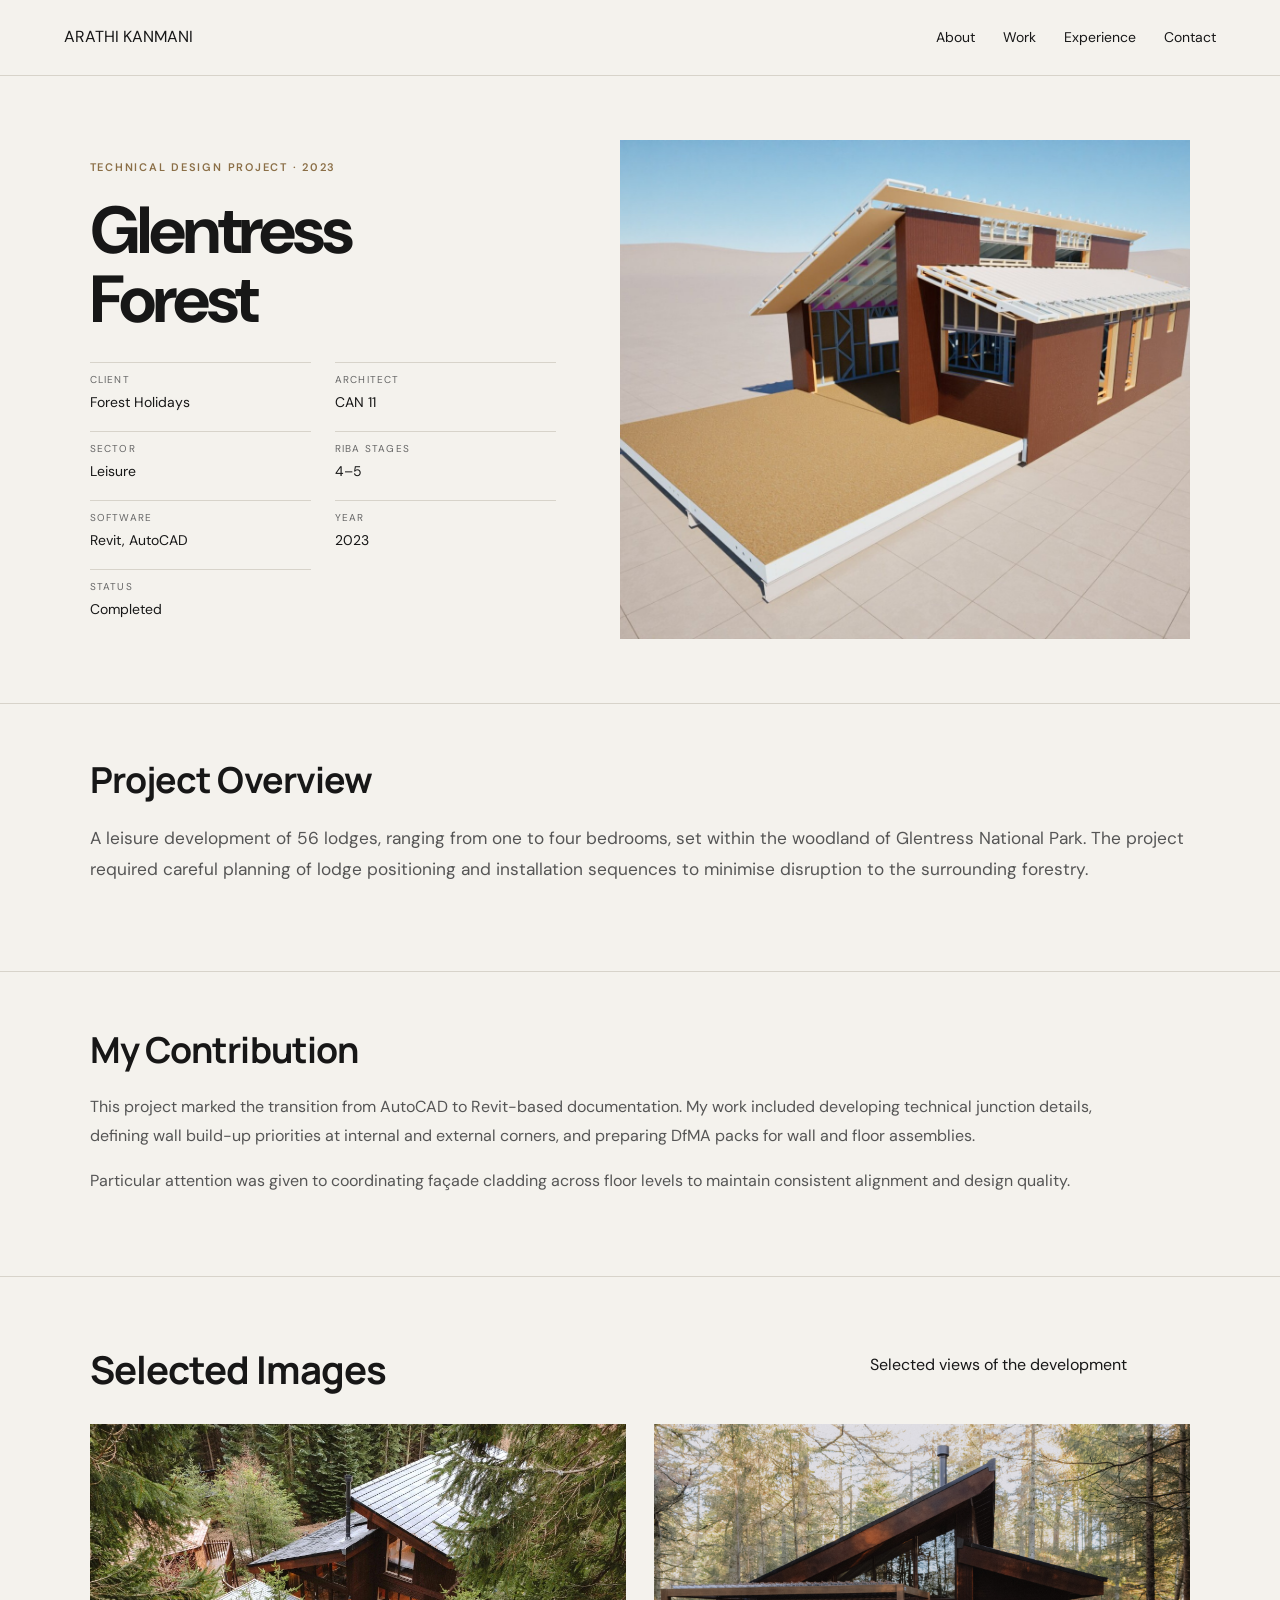
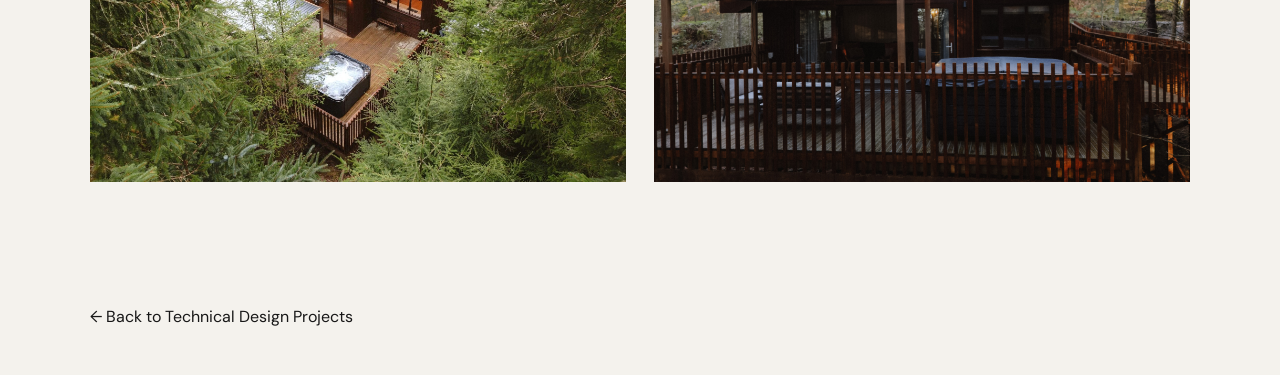
<file: project-glentress-forest.html>
<!DOCTYPE html>
<html lang="en">
<head>
    <meta charset="UTF-8">
    <meta name="viewport" content="width=device-width, initial-scale=1.0">
    <title>Glentress Forest — Arathi Kanmani</title>
    <link rel="stylesheet" href="style.css">
</head>

<body class="ag-page glentress-page">

    <!-- Project header -->
    <header class="site-header">
        <a href="index.html" class="site-logo">ARATHI KANMANI</a>
        <nav>
            <a href="index.html#about">About</a>
            <a href="architectural-projects.html">Work</a>
            <a href="index.html#experience">Experience</a>
            <a href="index.html#contact">Contact</a>
        </nav>
    </header>

    <main>

        <!-- Project title, information and main image -->
        <section class="ag-hero">
            <div class="ag-hero-content">
                <p class="eyebrow">TECHNICAL DESIGN PROJECT · 2023</p>
                <h1 class="ag-title">Glentress<br>Forest</h1>

                <div class="ag-project-details">
                    <div class="ag-detail">
                        <span class="ag-detail-label">Client</span>
                        <span class="ag-detail-value">Forest Holidays</span>
                    </div>

                    <div class="ag-detail">
                        <span class="ag-detail-label">Architect</span>
                        <span class="ag-detail-value">CAN 11</span>
                    </div>

                    <div class="ag-detail">
                        <span class="ag-detail-label">Sector</span>
                        <span class="ag-detail-value">Leisure</span>
                    </div>

                    <div class="ag-detail">
                        <span class="ag-detail-label">RIBA Stages</span>
                        <span class="ag-detail-value">4–5</span>
                    </div>

                    <div class="ag-detail">
                        <span class="ag-detail-label">Software</span>
                        <span class="ag-detail-value">Revit, AutoCAD</span>
                    </div>

                    <div class="ag-detail">
                        <span class="ag-detail-label">Year</span>
                        <span class="ag-detail-value">2023</span>
                    </div>

                    <div class="ag-detail">
                        <span class="ag-detail-label">Status</span>
                        <span class="ag-detail-value">Completed</span>
                    </div>
                </div>
            </div>

            <figure class="ag-hero-image">
                <img
                    src="images/glentress-forest.jpg"
                    alt="Glentress Forest leisure lodge development"
                >
            </figure>
        </section>

    <!-- Project overview -->
    <section class="ag-intro">
    <div>
    <h2>Project Overview</h2>
    <p>
     A leisure development of 56 lodges, ranging from one to
     four bedrooms, set within the woodland of Glentress
     National Park. The project required careful planning of
     lodge positioning and installation sequences to minimise
     disruption to the surrounding forestry.
     </p>
     </div>
     </section>

        <!-- My contribution -->
        <section class="ag-contribution">
            <div>
                <h2>My Contribution</h2>
                <p>
                    This project marked the transition from AutoCAD to
                    Revit-based documentation. My work included developing
                    technical junction details, defining wall build-up
                    priorities at internal and external corners, and
                    preparing DfMA packs for wall and floor assemblies.
                </p>
                <p>
                    Particular attention was given to coordinating façade
                    cladding across floor levels to maintain consistent
                    alignment and design quality.
                </p>
            </div>
        </section>

        <!-- Supporting images -->
        <section class="ag-gallery-section">
            <div class="ag-gallery-heading">
                <h2>Selected Images</h2>
                <p class="ag-gallery-description">
                    Selected views of the development
                </p>
            </div>

            <div class="ag-gallery">
                <figure>
                    <img
                        src="images/glentress-forest-detail-01.jpg"
                        alt="Glentress Forest project supporting view 1"
                        loading="lazy"
                    >
                </figure>

                <figure>
                    <img
                        src="images/glentress-forest-detail-02.jpg"
                        alt="Glentress Forest project supporting view 2"
                        loading="lazy"
                    >
                </figure>
            </div>
        </section>

        <section class="ag-project-end">
            <a href="technical-design-projects.html">
                ← Back to Technical Design Projects
            </a>
        </section>

    </main>

</body>
</html>
</file>
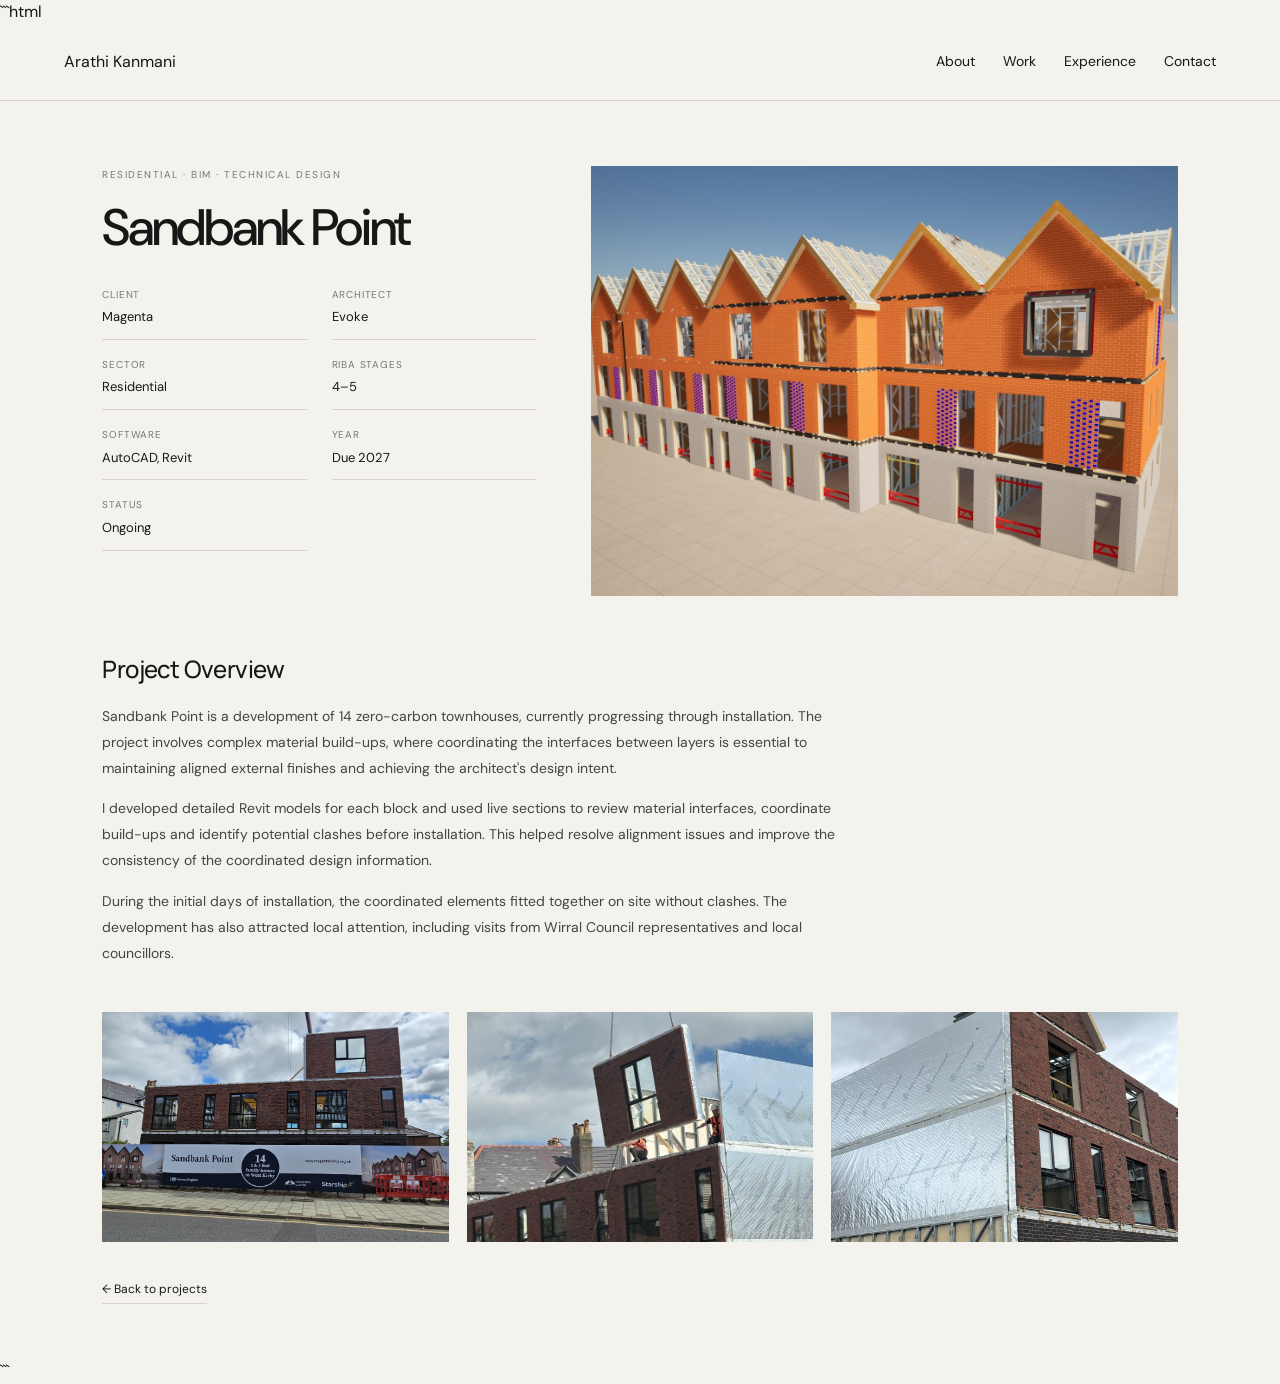
<file: project-sandbank-point.html>
```html
<!DOCTYPE html>
<html lang="en">
<head>
  <meta charset="UTF-8">
  <meta name="viewport" content="width=device-width, initial-scale=1.0">
  <title>Sandbank Point | Arathi Kanmani</title>
  <link rel="stylesheet" href="style.css">
</head>

<body class="project-page sandbank-point-page">

  <header class="site-header">
    <a class="site-logo" href="index.html">Arathi Kanmani</a>
    <nav class="site-nav">
      <a href="index.html#about">About</a>
      <a href="index.html#work">Work</a>
      <a href="index.html#experience">Experience</a>
      <a href="index.html#contact">Contact</a>
    </nav>
  </header>

  <main class="sandbank-project">

    <!-- PROJECT TITLE, INFORMATION AND MAIN IMAGE -->
    <section class="sandbank-intro">

      <div class="sandbank-info">
        <p class="sandbank-eyebrow">
          RESIDENTIAL · BIM · TECHNICAL DESIGN
        </p>

        <h1>Sandbank Point</h1>

        <div class="sandbank-meta">
          <div class="sandbank-meta-item">
            <span>Client</span>
            <p>Magenta</p>
          </div>

          <div class="sandbank-meta-item">
            <span>Architect</span>
            <p>Evoke</p>
          </div>

          <div class="sandbank-meta-item">
            <span>Sector</span>
            <p>Residential</p>
          </div>

          <div class="sandbank-meta-item">
            <span>RIBA Stages</span>
            <p>4–5</p>
          </div>

          <div class="sandbank-meta-item">
            <span>Software</span>
            <p>AutoCAD, Revit</p>
          </div>

          <div class="sandbank-meta-item">
            <span>Year</span>
            <p>Due 2027</p>
          </div>

          <div class="sandbank-meta-item">
            <span>Status</span>
            <p>Ongoing</p>
          </div>
        </div>
      </div>

      <div class="sandbank-main-image">
        <img
          src="images/sandbank-point.jpg"
          alt="Sandbank Point residential development">
      </div>

    </section>


    <!-- PROJECT DESCRIPTION -->
    <section class="sandbank-overview">

      <h2>Project Overview</h2>

      <p>
        Sandbank Point is a development of 14 zero-carbon townhouses,
        currently progressing through installation. The project involves
        complex material build-ups, where coordinating the interfaces
        between layers is essential to maintaining aligned external
        finishes and achieving the architect's design intent.
      </p>

      <p>
        I developed detailed Revit models for each block and used live
        sections to review material interfaces, coordinate build-ups and
        identify potential clashes before installation. This helped resolve
        alignment issues and improve the consistency of the coordinated
        design information.
      </p>

      <p>
        During the initial days of installation, the coordinated elements
        fitted together on site without clashes. The development has also
        attracted local attention, including visits from Wirral Council
        representatives and local councillors.
      </p>

    </section>


    <!-- THREE SUPPORTING IMAGES IN ONE ROW -->
    <section class="sandbank-gallery" aria-label="Sandbank Point project images">

      <img
        src="images/sandbank-point-01.jpg"
        alt="Sandbank Point supporting image 1"
        loading="lazy">

      <img
        src="images/sandbank-point-02.jpg"
        alt="Sandbank Point supporting image 2"
        loading="lazy">

      <img
        src="images/sandbank-point-03.jpg"
        alt="Sandbank Point supporting image 3"
        loading="lazy">

    </section>

    <a class="sandbank-back" href="index.html#work">
      ← Back to projects
    </a>

  </main>

</body>
</html>
```
</file>
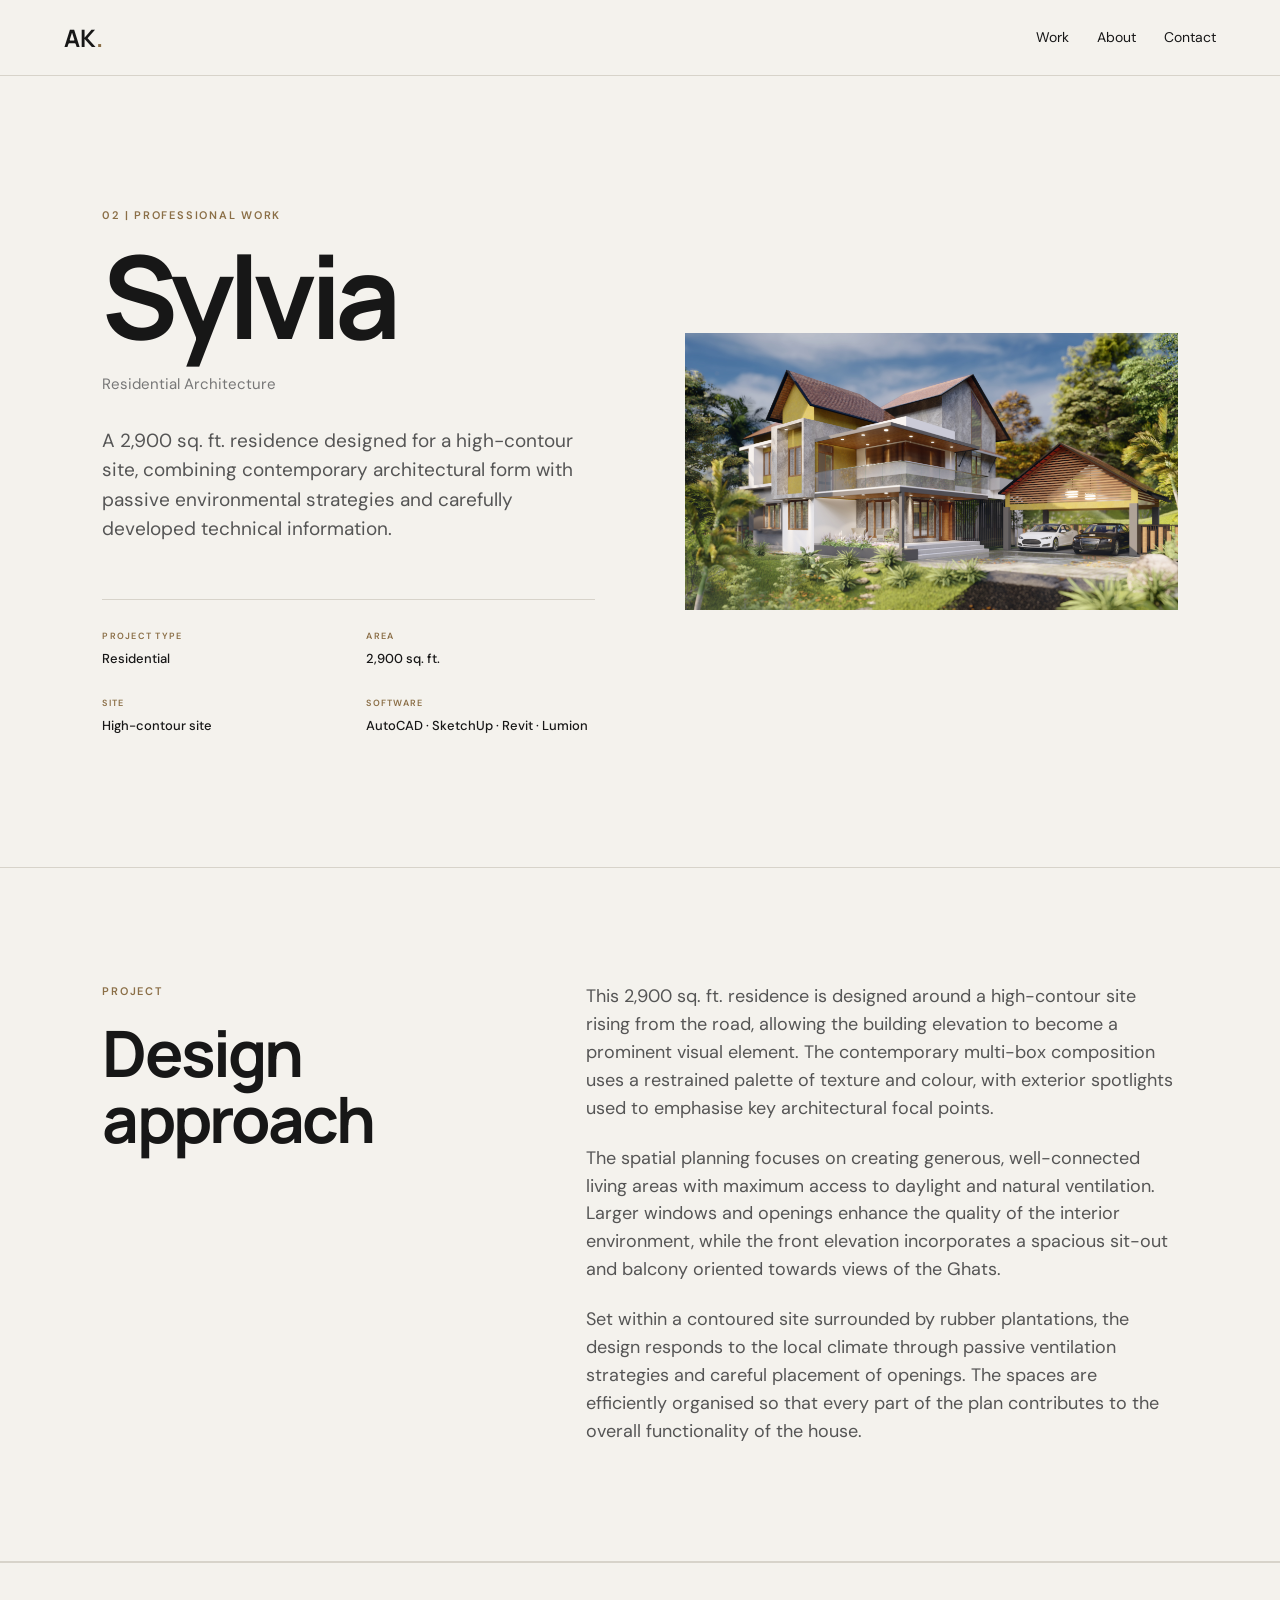
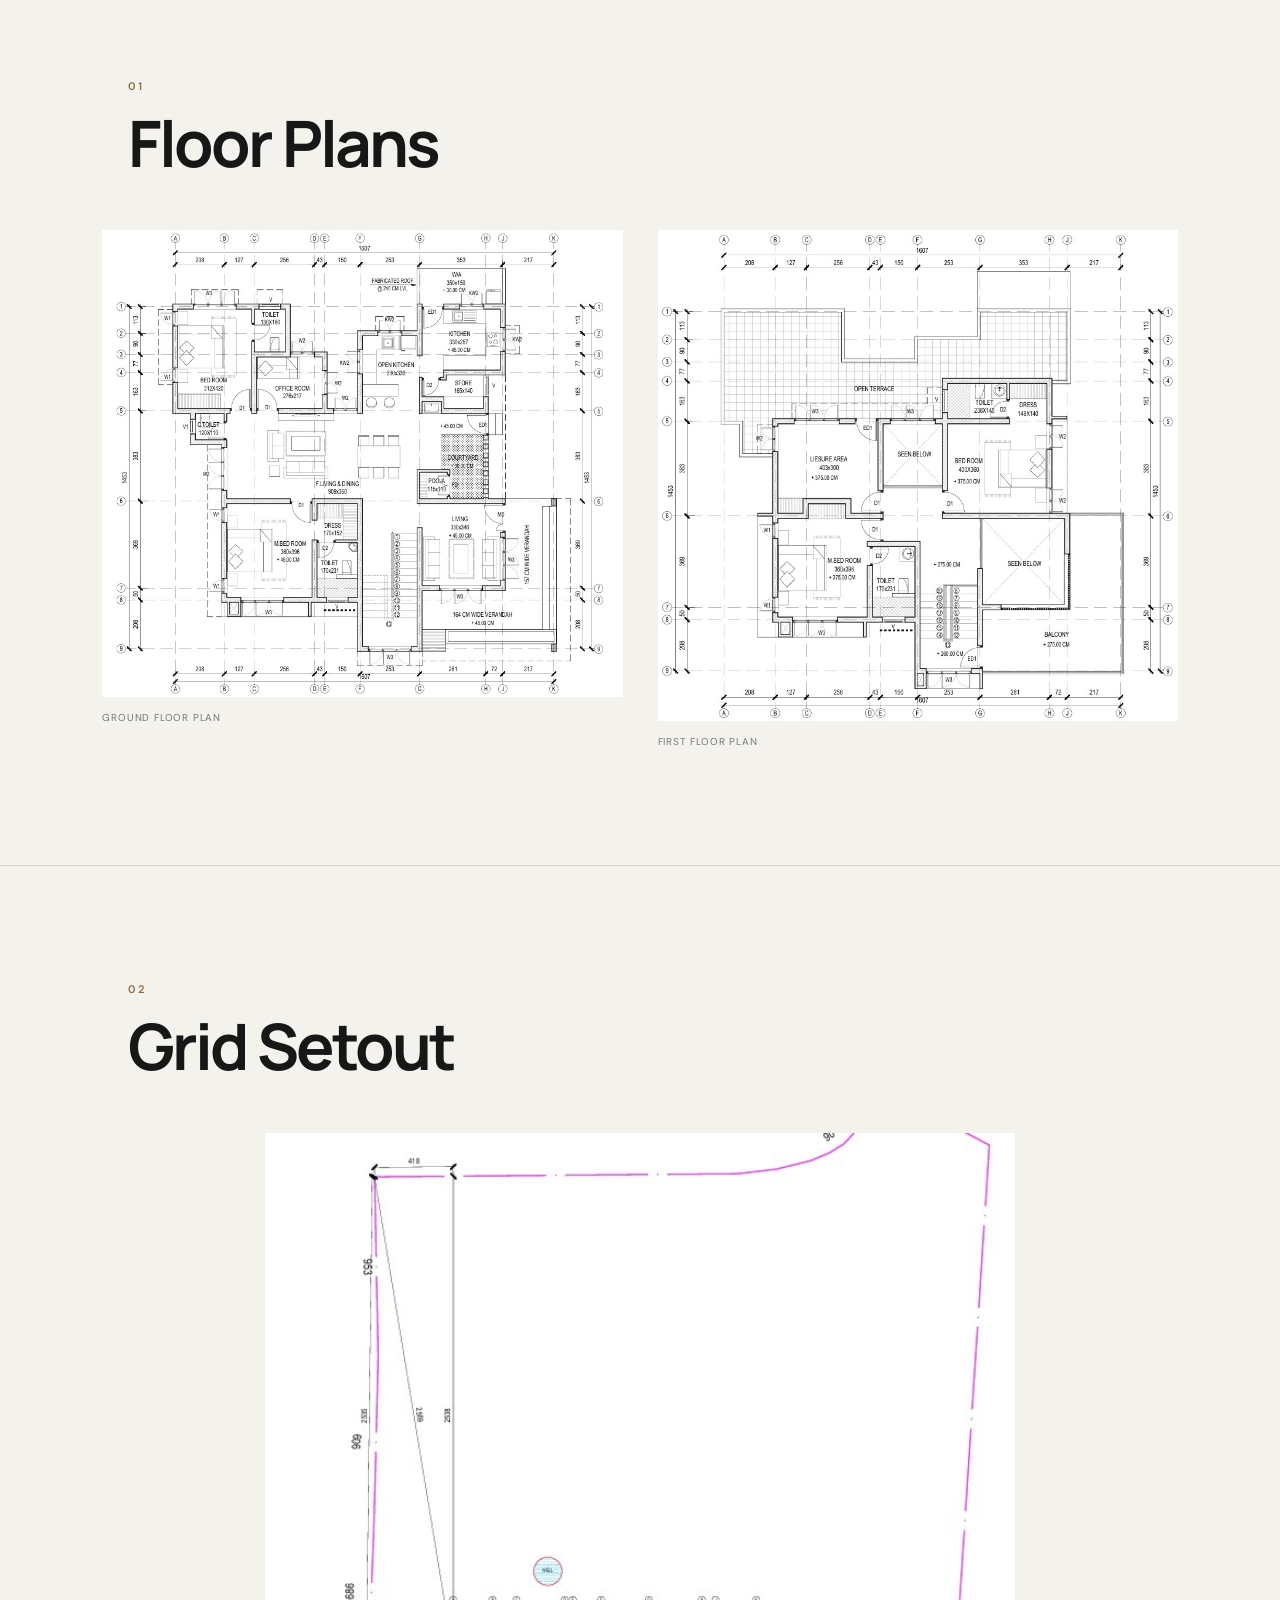
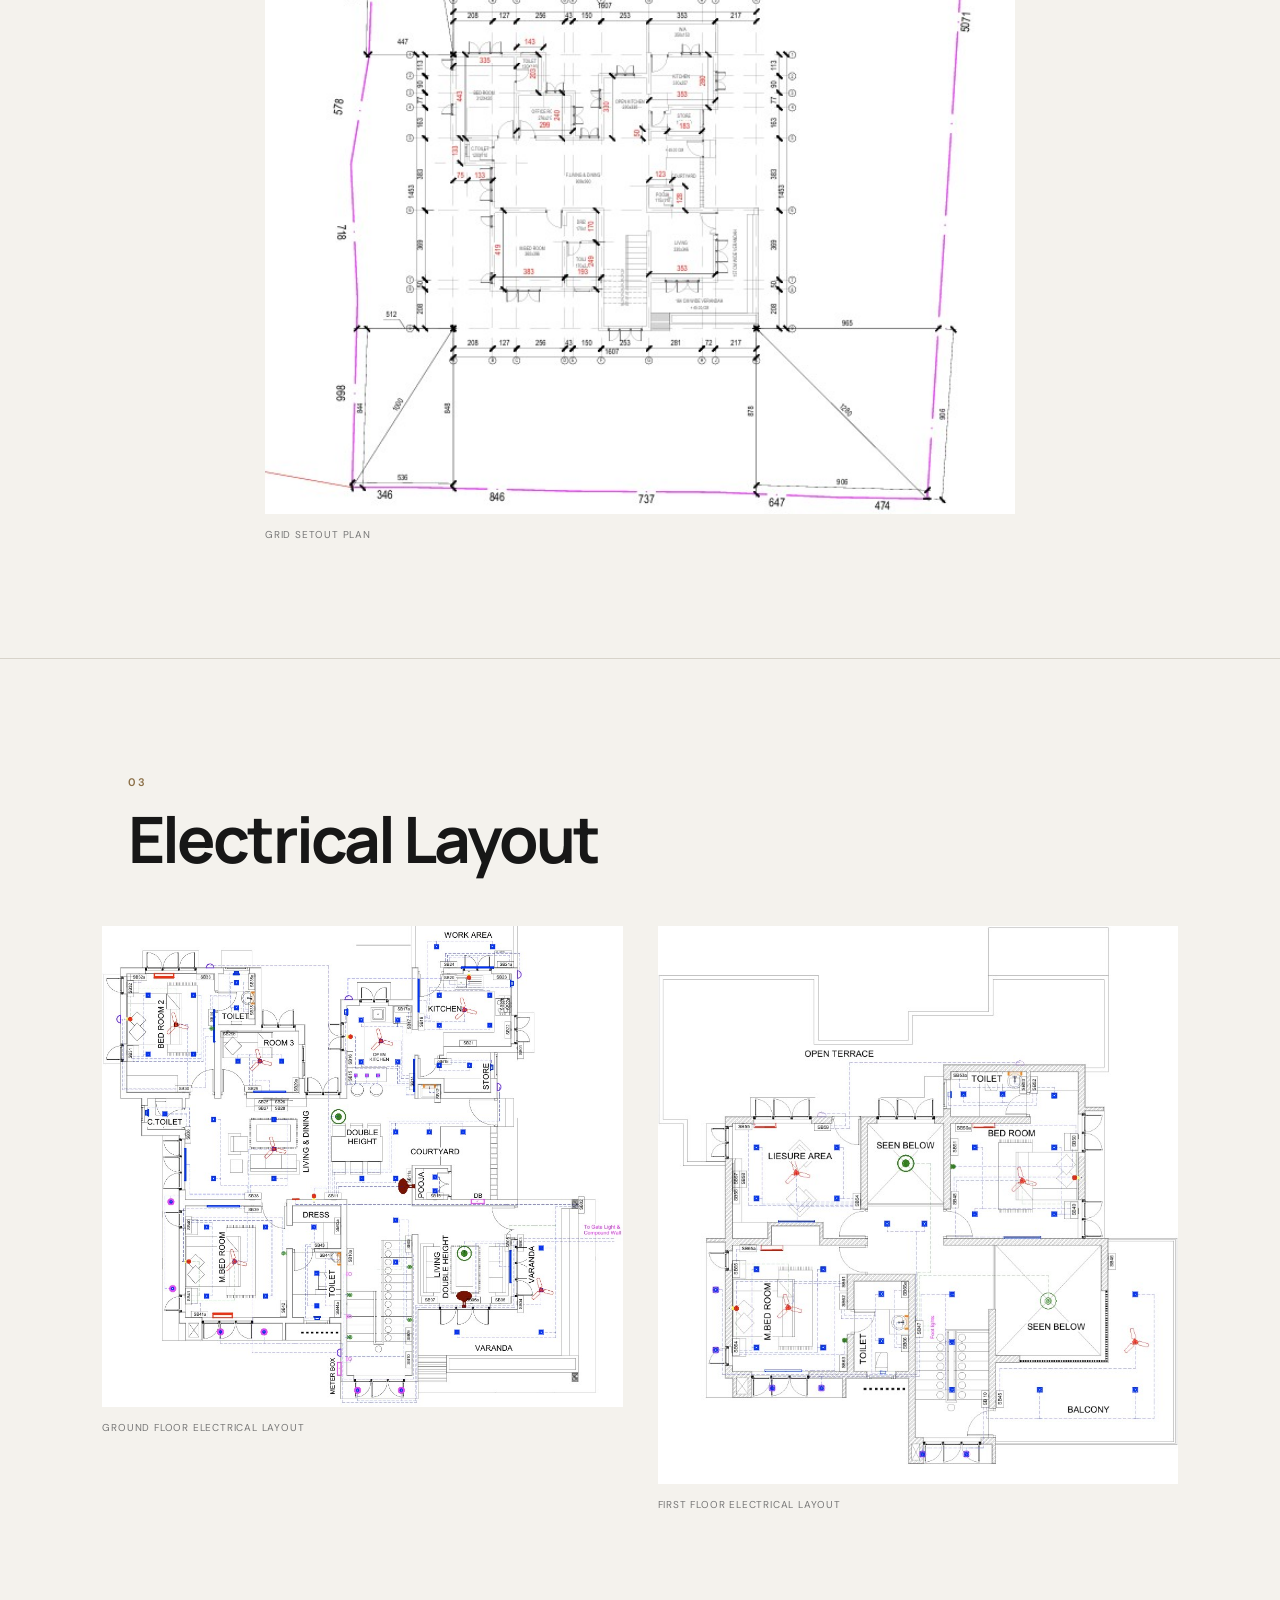
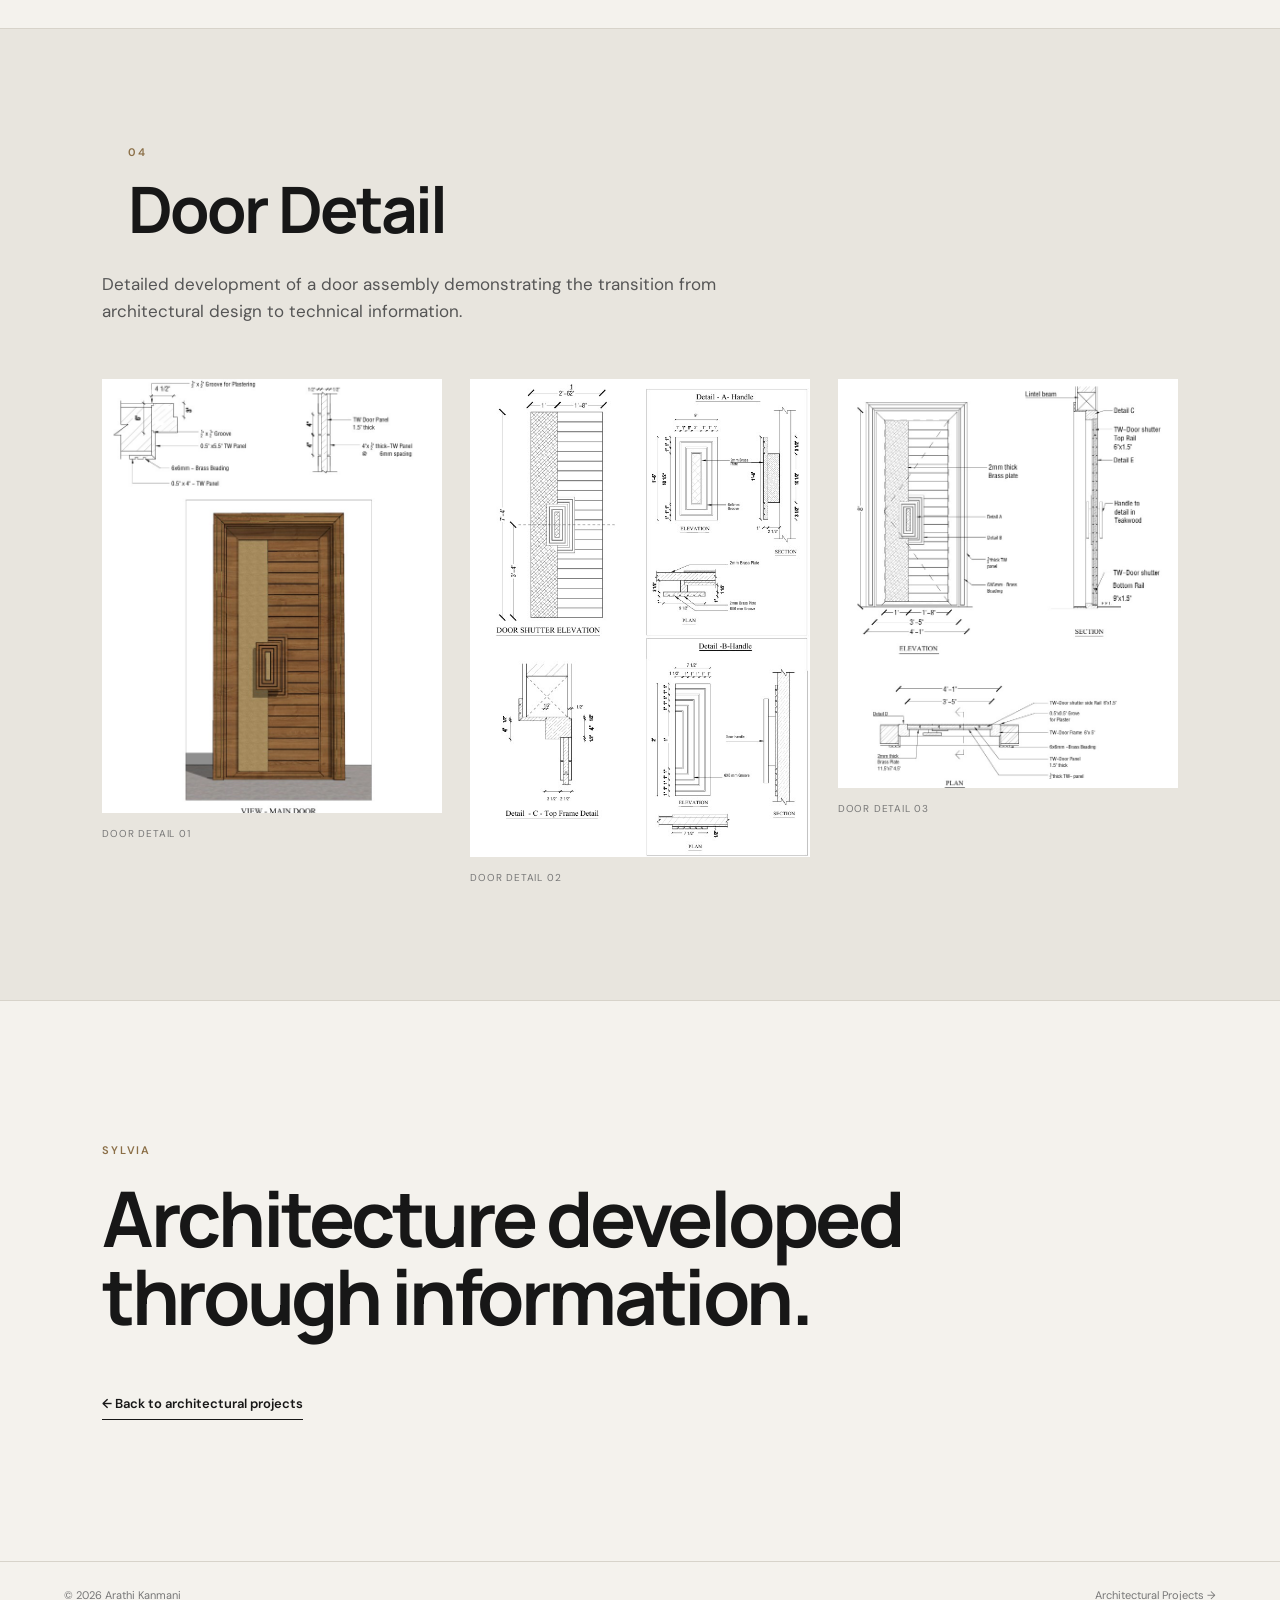
<file: project-sylvia.html>
<!doctype html>
<html lang="en">

<head>

    <meta charset="utf-8">

    <meta name="viewport"
          content="width=device-width, initial-scale=1">

    <title>Sylvia — Arathi Kanmani</title>

    <link rel="stylesheet" href="style.css">

</head>


<body>


<header class="site-header">

    <a class="logo" href="index.html">
        AK<span>.</span>
    </a>

    <nav>

        <a href="index.html#work">
            Work
        </a>

        <a href="index.html#about">
            About
        </a>

        <a href="index.html#contact">
            Contact
        </a>

    </nav>

</header>



<main>


<!-- =====================================================
     PROJECT HERO
     ===================================================== -->

<section class="sylvia-project-hero">

    <div class="sylvia-project-hero-text">

        <p class="eyebrow">
            02 | PROFESSIONAL WORK
        </p>

        <h1>
            Sylvia
        </h1>

        <p class="project-location">
            Residential Architecture
        </p>

        <p class="lead">
            A 2,900 sq. ft. residence designed for a high-contour
            site, combining contemporary architectural form with
            passive environmental strategies and carefully developed
            technical information.
        </p>


        <div class="project-meta">

            <div>
                <span>
                    PROJECT TYPE
                </span>

                <strong>
                    Residential
                </strong>
            </div>


            <div>
                <span>
                    AREA
                </span>

                <strong>
                    2,900 sq. ft.
                </strong>
            </div>


            <div>
                <span>
                    SITE
                </span>

                <strong>
                    High-contour site
                </strong>
            </div>


            <div>
                <span>
                    SOFTWARE
                </span>

                <strong>
                    AutoCAD · SketchUp · Revit · Lumion
                </strong>
            </div>

        </div>

    </div>


    <div class="sylvia-project-hero-image">

        <img
            src="images/sylvia-main.jpg"
            alt="Sylvia residential project"
        >

    </div>

</section>



<!-- =====================================================
     PROJECT INTRODUCTION
     ===================================================== -->

<section class="project-introduction">

    <div>

        <p class="eyebrow">
            PROJECT
        </p>

        <h2>
            Design approach
        </h2>

    </div>


    <div class="project-description">

        <p>
            This 2,900 sq. ft. residence is designed around a
            high-contour site rising from the road, allowing the
            building elevation to become a prominent visual element.
            The contemporary multi-box composition uses a restrained
            palette of texture and colour, with exterior spotlights
            used to emphasise key architectural focal points.
        </p>

        <p>
            The spatial planning focuses on creating generous,
            well-connected living areas with maximum access to
            daylight and natural ventilation. Larger windows and
            openings enhance the quality of the interior environment,
            while the front elevation incorporates a spacious sit-out
            and balcony oriented towards views of the Ghats.
        </p>

        <p>
            Set within a contoured site surrounded by rubber
            plantations, the design responds to the local climate
            through passive ventilation strategies and careful
            placement of openings. The spaces are efficiently
            organised so that every part of the plan contributes to
            the overall functionality of the house.
        </p>

    </div>

</section>



<!-- =====================================================
     FLOOR PLANS
     ===================================================== -->

<section class="sylvia-project-section">

    <div class="project-section-heading">

        <p class="eyebrow">
            01
        </p>

        <h2>
            Floor Plans
        </h2>

    </div>


    <div class="sylvia-two-column-images">

        <figure>

            <img
                src="images/sylvia-ground-floor-plan.jpg"
                alt="Sylvia ground floor plan"
            >

            <figcaption>
                Ground floor plan
            </figcaption>

        </figure>


        <figure>

            <img
                src="images/sylvia-first-floor-plan.jpg"
                alt="Sylvia first floor plan"
            >

            <figcaption>
                First floor plan
            </figcaption>

        </figure>

    </div>

</section>



<!-- =====================================================
     GRID SETOUT
     ===================================================== -->

<section class="sylvia-project-section">

    <div class="project-section-heading">

        <p class="eyebrow">
            02
        </p>

        <h2>
            Grid Setout
        </h2>

    </div>


    <div class="sylvia-single-drawing">

        <figure>

            <img
                src="images/sylvia-grid-setout-plan.jpg"
                alt="Sylvia grid setout plan"
            >

            <figcaption>
                Grid setout plan
            </figcaption>

        </figure>

    </div>

</section>



<!-- =====================================================
     ELECTRICAL LAYOUT
     ===================================================== -->

<section class="sylvia-project-section">

    <div class="project-section-heading">

        <p class="eyebrow">
            03
        </p>

        <h2>
            Electrical Layout
        </h2>

    </div>


    <div class="sylvia-two-column-images">

        <figure>

            <img
                src="images/sylvia-electrical-ground-floor.jpg"
                alt="Sylvia ground floor electrical layout"
            >

            <figcaption>
                Ground floor electrical layout
            </figcaption>

        </figure>


        <figure>

            <img
                src="images/sylvia-electrical-first-floor.jpg"
                alt="Sylvia first floor electrical layout"
            >

            <figcaption>
                First floor electrical layout
            </figcaption>

        </figure>

    </div>

</section>



<!-- =====================================================
     DOOR DETAIL
     ===================================================== -->

<section class="sylvia-project-section sylvia-detail-section">

    <div class="project-section-heading">

        <p class="eyebrow">
            04
        </p>

        <h2>
            Door Detail
        </h2>

    </div>


    <div class="sylvia-detail-intro">

        <p>
            Detailed development of a door assembly demonstrating
            the transition from architectural design to technical
            information.
        </p>

    </div>


    <div class="sylvia-door-details">

        <figure>

            <img
                src="images/sylvia-door-detail-01.jpg"
                alt="Sylvia door detail drawing 1"
            >

            <figcaption>
                Door detail 01
            </figcaption>

        </figure>


        <figure>

            <img
                src="images/sylvia-door-detail-02.jpg"
                alt="Sylvia door detail drawing 2"
            >

            <figcaption>
                Door detail 02
            </figcaption>

        </figure>


        <figure>

            <img
                src="images/sylvia-door-detail-03.jpg"
                alt="Sylvia door detail drawing 3"
            >

            <figcaption>
                Door detail 03
            </figcaption>

        </figure>

    </div>

</section>



<!-- =====================================================
     PROJECT CLOSE
     ===================================================== -->

<section class="sylvia-project-close">

    <p class="eyebrow">
        SYLVIA
    </p>

    <h2>
        Architecture developed<br>
        through information.
    </h2>

    <a
        class="project-back-link"
        href="architectural-projects.html"
    >
        ← Back to architectural projects
    </a>

</section>


</main>



<footer>

    <span>
        © 2026 Arathi Kanmani
    </span>

    <a href="architectural-projects.html">
        Architectural Projects →
    </a>

</footer>


</body>

</html>
</file>
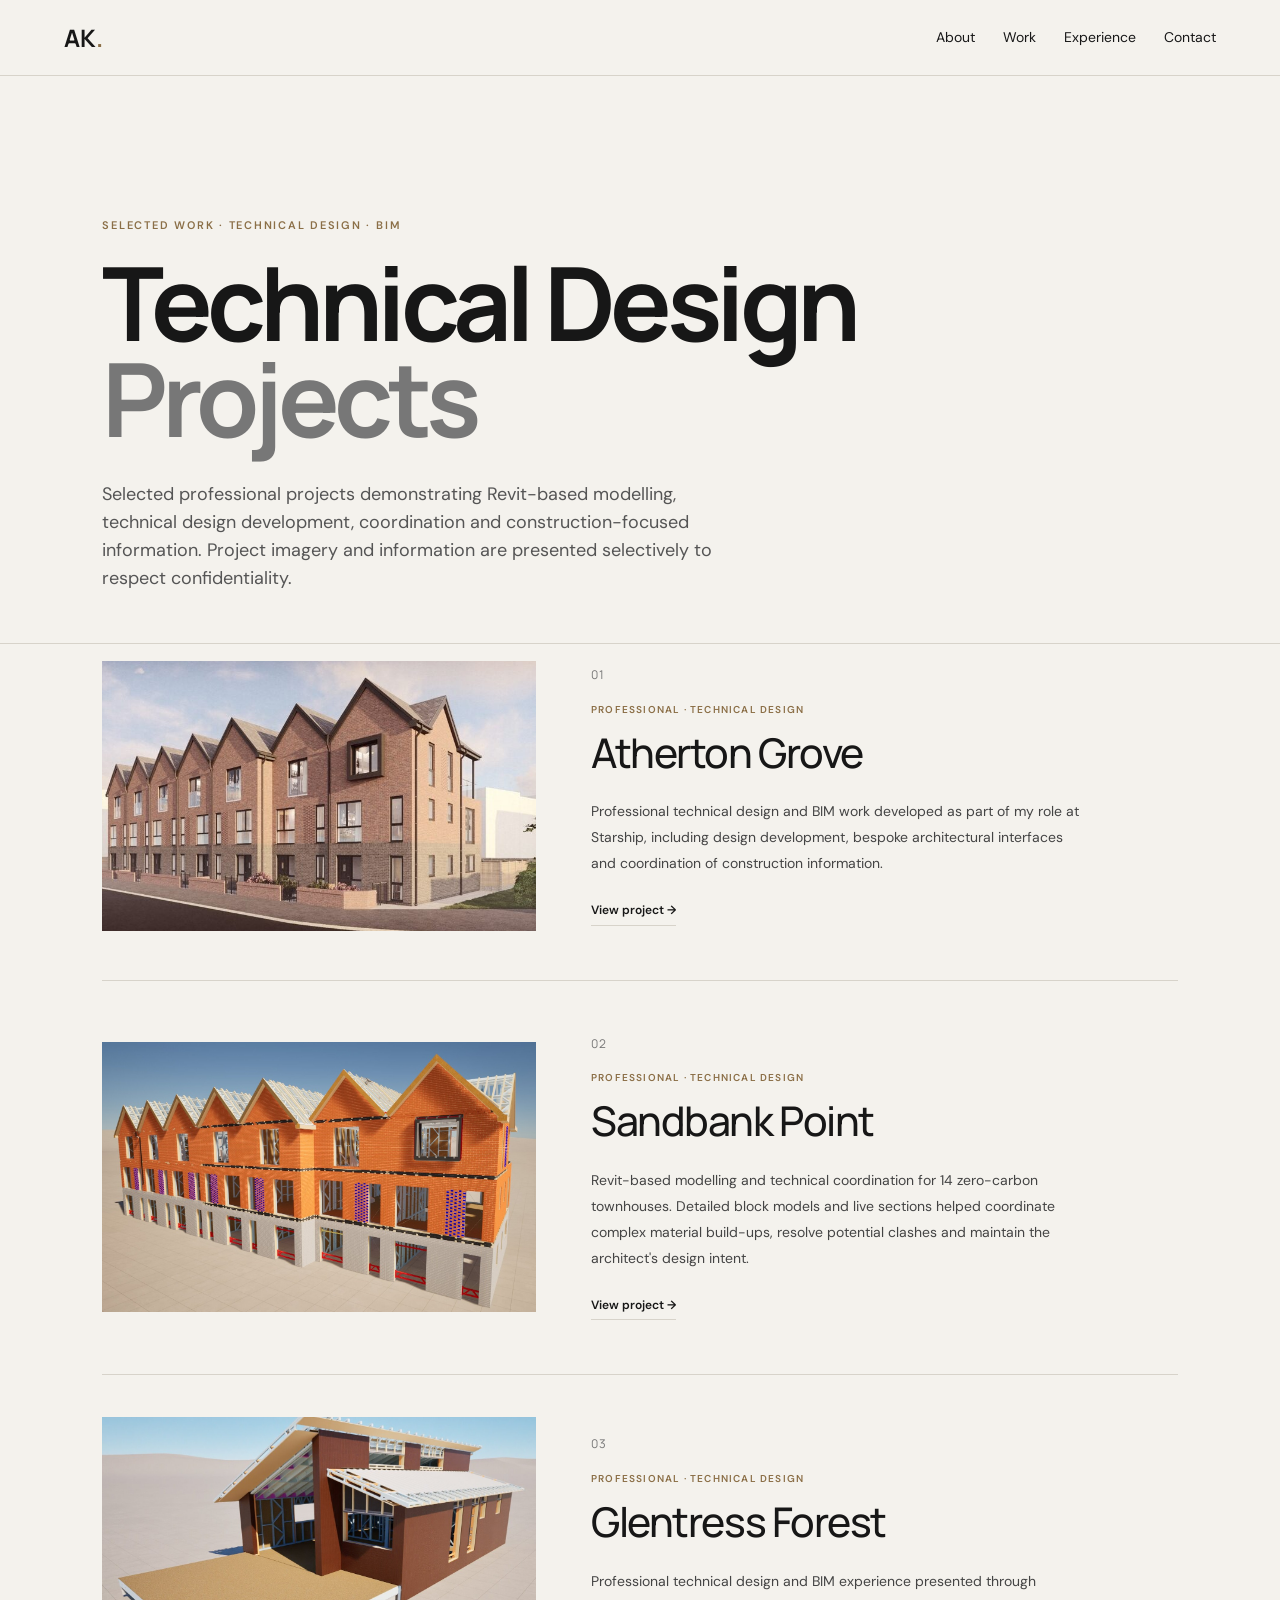
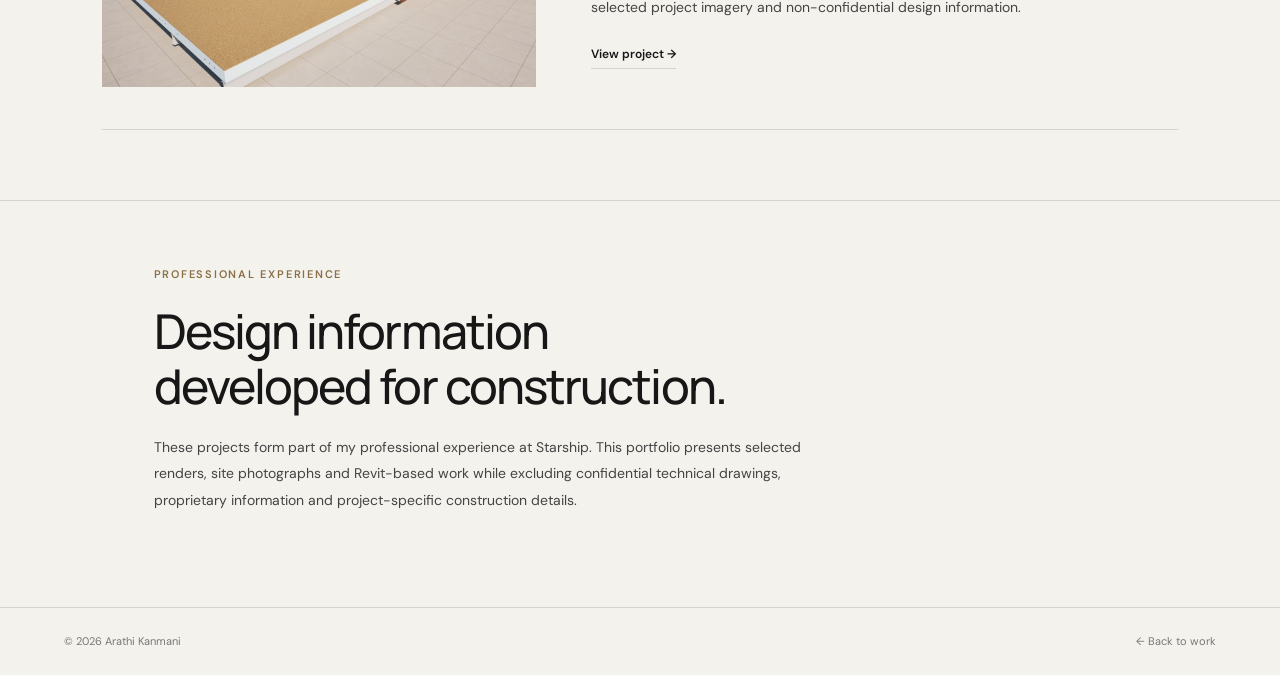
<file: technical-design-projects.html>
<!doctype html>
<html lang="en">

<head>
    <meta charset="utf-8">
    <meta name="viewport" content="width=device-width, initial-scale=1">

    <title>Technical Design Projects — Arathi Kanmani</title>

    <link rel="stylesheet" href="style.css">
</head>

<body class="technical-design-page">

<header class="site-header">

    <a class="logo" href="index.html">
        AK<span>.</span>
    </a>

    <nav>
        <a href="index.html#about">About</a>
        <a href="index.html#work">Work</a>
        <a href="index.html#experience">Experience</a>
        <a href="index.html#contact">Contact</a>
    </nav>

</header>

<main>

    <!-- PAGE HERO -->

    <section class="project-list-hero">

        <p class="eyebrow">
            SELECTED WORK · TECHNICAL DESIGN · BIM
        </p>

        <h1>
            Technical Design<br>
            <em>Projects</em>
        </h1>

        <p>
            Selected professional projects demonstrating Revit-based
            modelling, technical design development, coordination and
            construction-focused information. Project imagery and
            information are presented selectively to respect confidentiality.
        </p>

    </section>


    <!-- TECHNICAL DESIGN PROJECTS -->

    <section class="technical-project-list">


        <!-- ATHERTON GROVE -->

        <a class="technical-project-card"
           href="project-atherton-grove.html">

            <div class="technical-project-image">

                <img
                    src="images/atherton-grove.jpg"
                    alt="Atherton Grove residential development"
                >

            </div>

            <div class="technical-project-info">

                <div class="technical-project-heading">

                    <span class="project-number">01</span>

                    <p class="eyebrow">
                        PROFESSIONAL · TECHNICAL DESIGN
                    </p>

                    <h2>Atherton Grove</h2>

                </div>

                <div class="technical-project-description">

                    <p>
                        Professional technical design and BIM work
                        developed as part of my role at Starship,
                        including design development, bespoke
                        architectural interfaces and coordination
                        of construction information.
                    </p>

                    <span class="project-view">
                        View project →
                    </span>

                </div>

            </div>

        </a>


        <!-- SANDBANK POINT -->

        <a class="technical-project-card"
           href="project-sandbank-point.html">

            <div class="technical-project-image">

                <img
                    src="images/sandbank-point.jpg"
                    alt="Sandbank Point residential development"
                >

            </div>

            <div class="technical-project-info">

                <div class="technical-project-heading">

                    <span class="project-number">02</span>

                    <p class="eyebrow">
                        PROFESSIONAL · TECHNICAL DESIGN
                    </p>

                    <h2>Sandbank Point</h2>

                </div>

                <div class="technical-project-description">

                    <p>
                        Revit-based modelling and technical coordination
                        for 14 zero-carbon townhouses. Detailed block
                        models and live sections helped coordinate
                        complex material build-ups, resolve potential
                        clashes and maintain the architect's design intent.
                    </p>

                    <span class="project-view">
                        View project →
                    </span>

                </div>

            </div>

        </a>


        <!-- GLENTRESS FOREST -->

        <a class="technical-project-card"
            <a href="project-glentress-forest.html">

            <div class="technical-project-image">

                <img
                    src="images/glentress-forest.jpg"
                    alt="Glentress Forest professional project"
                >

            </div>

            <div class="technical-project-info">

                <div class="technical-project-heading">

                    <span class="project-number">03</span>

                    <p class="eyebrow">
                        PROFESSIONAL · TECHNICAL DESIGN
                    </p>

                    <h2>Glentress Forest</h2>

                </div>

                <div class="technical-project-description">

                    <p>
                        Professional technical design and BIM experience
                        presented through selected project imagery and
                        non-confidential design information.
                    </p>

                    <span class="project-view">
                        View project →
                    </span>

                </div>

            </div>

        </a>


    </section>


    <!-- CONFIDENTIALITY -->

    <section class="technical-project-note">

        <p class="eyebrow">
            PROFESSIONAL EXPERIENCE
        </p>

        <h2>
            Design information<br>
            developed for construction.
        </h2>

        <p>
            These projects form part of my professional experience at
            Starship. This portfolio presents selected renders, site
            photographs and Revit-based work while excluding confidential
            technical drawings, proprietary information and project-specific
            construction details.
        </p>

    </section>

</main>


<footer>

    <span>
        © 2026 Arathi Kanmani
    </span>

    <a href="index.html#work">
        ← Back to work
    </a>

</footer>

</body>
</html>
</file>
<file: style.css>
@import url('https://fonts.googleapis.com/css2?family=DM+Sans:wght@400;500;600&family=Manrope:wght@500;600;700&display=swap');

:root{
    --ink:#171717;
    --muted:#666;
    --paper:#f4f2ed;
    --line:#d7d3ca;
    --accent:#8b6f47
}

*{
    box-sizing:border-box
}

html{
    scroll-behavior:smooth
}

body{
    margin:0;
    background:var(--paper);
    color:var(--ink);
    font-family:"DM Sans",Arial,sans-serif;
    line-height:1.55
}

a{
    color:inherit;
    text-decoration:none
}

.site-header{
    height:76px;
    border-bottom:1px solid var(--line);
    display:flex;
    align-items:center;
    justify-content:space-between;
    padding:0 5vw;
    position:sticky;
    top:0;
    background:rgba(244,242,237,.94);
    backdrop-filter:blur(8px);
    z-index:10
}

.logo{
    font:700 24px Manrope
}

.logo span{
    color:var(--accent)
}

nav{
    display:flex;
    gap:28px;
    font-size:14px
}

nav a:hover,
.text-link:hover{
    color:var(--accent)
}

.menu-toggle{
    display:none;
    background:none;
    border:0;
    font-size:22px
}

.hero{
    min-height:82vh;
    padding:9vw 8vw;
    display:grid;
    grid-template-columns:1.05fr .95fr;
    gap:8vw;
    align-items:center
}

.eyebrow{
    font-size:11px;
    letter-spacing:.16em;
    font-weight:600;
    color:var(--accent);
    margin:0 0 20px
}

.hero h1,
h2{
    font-family:Manrope,Arial,sans-serif;
    line-height:1.02;
    letter-spacing:-.045em
}

.hero h1{
    font-size:clamp(48px,7vw,92px);
    margin:0 0 30px
}

.hero h1 em{
    font-style:normal;
    color:#777
}

.lead{
    font-size:20px;
    max-width:620px;
    color:#555
}

.actions{
    display:flex;
    gap:26px;
    align-items:center;
    margin-top:35px
}

.button{
    display:inline-block;
    background:var(--ink);
    color:white;
    padding:13px 19px;
    font-size:13px
}

.text-link{
    font-size:14px;
    font-weight:600
}

.hero-card{
    min-height:520px;
    display:flex;
    flex-direction:column;
    justify-content:flex-end
}

.placeholder,
.image-placeholder{
    background:#dedbd4;
    display:flex;
    align-items:center;
    justify-content:center;
    text-align:center;
    color:#777;
    letter-spacing:.08em;
    font-size:13px;
    overflow:hidden
}

.placeholder{
    height:420px
}

.hero-card img{
    width:100%;
    height:420px;
    object-fit:cover;
    display:block
}

.hero-card p{
    font-size:11px;
    color:#777
}

.image-placeholder{
    height:280px;
    margin-bottom:20px
}

.image-placeholder img{
    width:100%;
    height:100%;
    object-fit:cover;
    display:block
}

.featured .image-placeholder{
    height:380px
}

.intro-grid,
.split-section,
.about{
    padding:9vw 8vw;
    border-top:1px solid var(--line);
    display:grid;
    grid-template-columns:1fr 1fr;
    gap:10vw
}

.intro-grid h2,
.split-section h2,
.about h2,
.contact h2,
.cv h2{
    font-size:clamp(38px,5vw,65px);
    margin:0
}

.intro-grid p:not(.eyebrow),
.about p:not(.eyebrow),
.contact p:not(.eyebrow),
.wide-copy{
    font-size:18px;
    color:#555;
    max-width:650px
}

.section{
    padding:9vw 6vw
}

.section-head{
    display:flex;
    justify-content:space-between;
    align-items:end;
    margin:0 2vw 45px
}

.section-head h2{
    font-size:58px;
    margin:0
}

.section-head>p{
    color:#777
}

.project-grid{
    display:grid;
    grid-template-columns:repeat(2,1fr);
    gap:55px 28px
}

.project{
    display:block
}

.project.featured{
    grid-column:span 2
}

.project span{
    font-size:10px;
    letter-spacing:.13em;
    color:var(--accent)
}

.project h3{
    font:600 28px Manrope;
    margin:8px 0
}

.project p{
    color:#666;
    margin:0;
    max-width:600px
}

.project:hover .image-placeholder{
    transform:translateY(-4px);
    transition:.25s
}

.process{
    padding:10vw 8vw;
    background:#e8e5de
}

.process h2{
    font-size:clamp(42px,6vw,75px);
    max-width:800px;
    margin:0
}

.process-line{
    display:grid;
    grid-template-columns:repeat(5,1fr);
    border-top:1px solid #aaa;
    border-bottom:1px solid #aaa;
    margin:70px 0 35px
}

.process-line div{
    padding:25px 10px;
    border-right:1px solid #aaa;
    font-size:12px;
    letter-spacing:.12em
}

.process-line div:last-child{
    border:0
}

.process-line b{
    font-size:12px
}

.timeline article{
    padding:25px 0;
    border-top:1px solid var(--line)
}

.timeline article:last-child{
    border-bottom:1px solid var(--line)
}

.timeline span{
    font-size:10px;
    letter-spacing:.14em;
    color:var(--accent)
}

.timeline h3{
    font:600 24px Manrope;
    margin:7px 0
}

.timeline p{
    color:#666;
    margin:0
}

.skills{
    display:flex;
    flex-wrap:wrap;
    gap:9px;
    margin-top:30px
}

.skills span{
    border:1px solid var(--line);
    padding:8px 12px;
    font-size:12px
}

.cv,
.contact{
    padding:9vw 8vw;
    border-top:1px solid var(--line)
}

.cv p{
    color:#666
}

.contact{
    background:#1b1b1b;
    color:#eee
}

.contact .eyebrow{
    color:#c9a873
}

.contact h2{
    font-size:clamp(50px,8vw,100px)
}

.contact>p{
    max-width:650px
}

.contact-links{
    display:flex;
    flex-wrap:wrap;
    gap:28px;
    margin-top:45px
}

.contact-links a{
    border-bottom:1px solid #666;
    padding-bottom:4px
}

footer{
    padding:25px 5vw;
    display:flex;
    justify-content:space-between;
    font-size:11px;
    color:#777;
    border-top:1px solid var(--line)
}

code{
    background:#e5e1d9;
    padding:3px 5px
}


/* =========================================================
   PIXEL HOUSE PROJECT PAGE
   ========================================================= */

.project-hero{
    min-height:calc(100vh - 76px);
    padding:8vw;
    display:grid;
    grid-template-columns:0.85fr 1.15fr;
    gap:7vw;
    align-items:center;
    border-bottom:1px solid var(--line)
}

.project-hero-text{
    max-width:650px
}

.project-hero h1{
    font-family:Manrope,Arial,sans-serif;
    font-size:clamp(60px,8vw,110px);
    line-height:.94;
    letter-spacing:-.055em;
    margin:0 0 28px
}

.project-hero h1 em{
    font-style:normal;
    color:#777
}

.project-location{
    font-size:14px;
    color:#666;
    margin-bottom:25px
}

.project-hero .lead{
    font-size:18px;
    max-width:570px;
    color:#555
}

.project-hero-image{
    width:100%;
}

.project-hero-image img{
    width:100%;
    height:min(70vh,650px);
    object-fit:cover;
    display:block
}


/* PROJECT INFORMATION */

.project-meta{
    display:grid;
    grid-template-columns:repeat(2,1fr);
    gap:20px 35px;
    margin-top:45px;
    padding-top:25px;
    border-top:1px solid var(--line)
}

.project-meta div{
    display:flex;
    flex-direction:column;
    gap:5px
}

.project-meta span{
    font-size:9px;
    letter-spacing:.15em;
    color:var(--accent);
    font-weight:600
}

.project-meta strong{
    font-size:13px;
    font-weight:500
}


/* PROJECT INTRODUCTION */

.project-introduction{
    padding:9vw 8vw;
    border-bottom:1px solid var(--line);
    display:grid;
    grid-template-columns:.75fr 1.25fr;
    gap:10vw
}

.project-introduction h2{
    font-size:clamp(42px,5vw,68px);
    margin:0
}

.project-description{
    max-width:720px
}

.project-description p{
    font-size:18px;
    color:#555;
    margin:0 0 22px
}

.project-description p:last-child{
    margin-bottom:0
}


/* PROJECT SECTIONS */

.project-section{
    padding:8vw 6vw;
    border-bottom:1px solid var(--line)
}

.project-section-heading{
    margin:0 2vw 45px
}

.project-section-heading .eyebrow{
    margin-bottom:12px
}

.project-section-heading h2{
    font-size:clamp(40px,5vw,68px);
    margin:0
}


/* TWO COLUMN IMAGES */

.two-column-images{
    display:grid;
    grid-template-columns:repeat(2,1fr);
    gap:28px
}

.project-section figure{
    margin:0
}

.project-section figure img{
    width:100%;
    display:block
}

.project-section figcaption{
    font-size:11px;
    color:#777;
    margin-top:12px;
    letter-spacing:.05em
}


/* DRAWING IMAGES */

.drawing-images figure{
    background:#ebe9e3;
    padding:0
}

.drawing-images img{
    height:520px;
    object-fit:contain;
}


/* ELEVATIONS */

.four-column-images{
    display:grid;
    grid-template-columns:repeat(4,1fr);
    gap:18px
}

.four-column-images figure{
    min-width:0
}

.four-column-images img{
    width:100%;
    height:480px;
    object-fit:contain;
    background:#ebe9e3
}


/* SECTIONS + AXONOMETRIC */

.section-axon-grid{
    display:grid;
    grid-template-columns:1fr 1fr;
    gap:28px;
    align-items:start
}

.section-drawings{
    display:flex;
    flex-direction:column;
    gap:28px
}

.section-drawings figure,
.axonometric-image{
    background:#ebe9e3
}

.section-drawings img{
    width:100%;
    height:360px;
    object-fit:contain
}

.axonometric-image img{
    width:100%;
    height:750px;
    object-fit:contain
}


/* RENDERS */

.renders-section{
    padding-bottom:10vw
}

.render-grid{
    display:grid;
    grid-template-columns:repeat(4,1fr);
    gap:22px
}

.render-grid figure{
    margin:0
}

.render-grid img{
    width:100%;
    aspect-ratio:4 / 3;
    object-fit:cover;
    display:block
}

.render-grid figcaption{
    margin-top:10px;
    font-size:10px;
    color:#777;
    letter-spacing:.1em
}


/* PROJECT PAGE FOOTER */

.project-hero + .project-introduction{
    border-top:0
}


/* =========================================================
   RESPONSIVE
   ========================================================= */

@media(max-width:1000px){

    .project-hero{
        grid-template-columns:1fr;
        gap:50px;
        padding:12vw 7vw
    }

    .project-hero-image img{
        height:550px
    }

    .project-introduction{
        grid-template-columns:1fr;
        gap:40px;
        padding:12vw 7vw
    }

    .project-section{
        padding:12vw 5vw
    }

    .four-column-images{
        grid-template-columns:repeat(2,1fr)
    }

    .render-grid{
        grid-template-columns:repeat(2,1fr)
    }

    .section-axon-grid{
        grid-template-columns:1fr
    }

    .axonometric-image img{
        height:600px
    }
}


@media(max-width:750px){

    nav{
        display:none
    }

    .menu-toggle{
        display:block
    }

    .hero,
    .intro-grid,
    .split-section,
    .about{
        grid-template-columns:1fr;
        padding:18vw 7vw
    }

    .hero{
        min-height:auto
    }

    .hero-card{
        min-height:350px;
        margin-top:30px
    }

    .placeholder{
        height:330px
    }

    .section{
        padding:18vw 7vw
    }

    .section-head{
        display:block;
        margin-bottom:35px
    }

    .section-head h2{
        font-size:45px
    }

    .project-grid{
        grid-template-columns:1fr;
        gap:45px
    }

    .project.featured{
        grid-column:auto
    }

    .featured .image-placeholder{
        height:350px
    }

    .image-placeholder{
        height:260px
    }

    .process{
        padding:18vw 7vw
    }

    .process-line{
        grid-template-columns:1fr 1fr;
        margin:45px 0 25px
    }

    .process-line div{
        border-bottom:1px solid #aaa
    }

    .process-line div:nth-child(even){
        border-right:0
    }

    .contact-links{
        flex-direction:column
    }

    footer{
        flex-direction:column;
        gap:8px
    }


    /* PIXEL HOUSE MOBILE */

    .project-hero{
        padding:18vw 7vw;
        min-height:auto
    }

    .project-hero h1{
        font-size:clamp(58px,17vw,90px)
    }

    .project-hero-image img{
        height:380px
    }

    .project-meta{
        grid-template-columns:1fr;
        gap:18px;
        margin-top:35px
    }

    .project-introduction{
        padding:18vw 7vw
    }

    .project-description p{
        font-size:16px
    }

    .project-section{
        padding:18vw 7vw
    }

    .project-section-heading{
        margin:0 0 35px
    }

    .project-section-heading h2{
        font-size:42px
    }

    .two-column-images{
        grid-template-columns:1fr;
        gap:40px
    }

    .four-column-images{
        grid-template-columns:1fr 1fr;
        gap:12px
    }

    .four-column-images img{
        height:300px
    }

    .section-axon-grid{
        grid-template-columns:1fr
    }

    .section-drawings{
        gap:30px
    }

    .section-drawings img{
        height:300px
    }

    .axonometric-image img{
        height:400px
    }

    .render-grid{
        grid-template-columns:1fr 1fr;
        gap:12px
    }

    .render-grid img{
        aspect-ratio:1 / 1
    }
}
/* =========================================================
   ARCHITECTURAL PROJECTS LANDING PAGE
   ========================================================= */

.project-list-hero{
    padding:11vw 8vw 8vw;
    border-bottom:1px solid var(--line);
}

.project-list-hero h1{
    font-family:Manrope,Arial,sans-serif;
    font-size:clamp(58px,8vw,110px);
    line-height:.94;
    letter-spacing:-.055em;
    margin:0 0 35px;
}

.project-list-hero h1 em{
    font-style:normal;
    color:#777;
}

.project-list-hero > p:last-child{
    max-width:650px;
    font-size:18px;
    color:#555;
    margin:0;
}


/* PROJECT LIST */

.architectural-projects{
    padding:6vw 6vw 10vw;
}

.architectural-project-card{
    display:grid;
    grid-template-columns:1.15fr .85fr;
    gap:6vw;
    padding:7vw 2vw;
    border-bottom:1px solid var(--line);
}

.architectural-project-card:first-child{
    padding-top:2vw;
}

.architectural-project-card:hover
.architectural-project-image img{
    transform:scale(1.015);
}

.architectural-project-image{
    overflow:hidden;
    background:#dedbd4;
}

.architectural-project-image img{
    width:100%;
    height:560px;
    object-fit:cover;
    display:block;
    transition:transform .4s ease;
}

.architectural-project-info{
    display:grid;
    grid-template-columns:1fr;
    align-content:space-between;
    padding:10px 0 5px;
}

.project-number{
    display:block;
    font-family:Manrope,Arial,sans-serif;
    font-size:14px;
    color:var(--accent);
    margin-bottom:45px;
}

.architectural-project-info .eyebrow{
    margin-bottom:15px;
}

.architectural-project-info h2{
    font-family:Manrope,Arial,sans-serif;
    font-size:clamp(42px,5vw,72px);
    letter-spacing:-.045em;
    margin:0;
}

.architectural-project-description{
    max-width:480px;
}

.architectural-project-description p{
    font-size:17px;
    color:#555;
    margin:0 0 30px;
}

.project-view{
    font-size:13px;
    font-weight:600;
    border-bottom:1px solid var(--ink);
    padding-bottom:5px;
}

.architectural-project-card:hover .project-view{
    color:var(--accent);
    border-color:var(--accent);
}


/* MOBILE */

@media(max-width:750px){

    .project-list-hero{
        padding:18vw 7vw 14vw;
    }

    .project-list-hero h1{
        font-size:clamp(55px,16vw,85px);
    }

    .project-list-hero > p:last-child{
        font-size:16px;
    }

    .architectural-projects{
        padding:5vw 7vw 18vw;
    }

    .architectural-project-card,
    .architectural-project-card:first-child{
        grid-template-columns:1fr;
        gap:35px;
        padding:14vw 0;
    }

    .architectural-project-image img{
        height:380px;
    }

    .project-number{
        margin-bottom:30px;
    }

    .architectural-project-info h2{
        font-size:48px;
    }

    .architectural-project-description p{
        font-size:16px;
    }

}/* =========================================================
   SYLVIA PROJECT PAGE
   ========================================================= */


/* PROJECT HERO */

.sylvia-project-hero{
    min-height:88vh;
    padding:8vw 8vw;
    display:grid;
    grid-template-columns:1fr 1fr;
    gap:7vw;
    align-items:center;
    border-bottom:1px solid var(--line);
}

.sylvia-project-hero-text{
    max-width:680px;
}

.sylvia-project-hero h1{
    font-family:Manrope,Arial,sans-serif;
    font-size:clamp(70px,9vw,125px);
    line-height:.9;
    letter-spacing:-.06em;
    margin:0 0 25px;
}

.sylvia-project-hero .project-location{
    font-size:15px;
    color:#777;
    margin:0 0 30px;
}

.sylvia-project-hero .lead{
    font-size:19px;
    max-width:620px;
    color:#555;
}

.sylvia-project-hero-image{
    background:#dedbd4;
    overflow:hidden;
}

.sylvia-project-hero-image img{
    width:100%;
    height:auto;
    aspect-ratio:16 / 9;
    object-fit:cover;
    display:block;
}


/* PROJECT META */

.sylvia-project-hero .project-meta{
    display:grid;
    grid-template-columns:1fr 1fr;
    gap:28px 35px;
    margin-top:55px;
    padding-top:30px;
    border-top:1px solid var(--line);
}

.sylvia-project-hero .project-meta div{
    display:flex;
    flex-direction:column;
    gap:5px;
}

.sylvia-project-hero .project-meta span{
    font-size:9px;
    letter-spacing:.14em;
    color:var(--accent);
}

.sylvia-project-hero .project-meta strong{
    font-size:13px;
    font-weight:500;
}


/* INTRODUCTION */

.sylvia-project-section{
    padding:9vw 8vw;
    border-top:1px solid var(--line);
}

.sylvia-project-section .project-section-heading{
    margin-bottom:55px;
}

.sylvia-project-section .project-section-heading h2{
    font-size:clamp(40px,5vw,68px);
    margin:0;
}

.sylvia-project-section .project-section-heading .eyebrow{
    margin-bottom:15px;
}


/* TWO COLUMN DRAWINGS */

.sylvia-two-column-images{
    display:grid;
    grid-template-columns:1fr 1fr;
    gap:35px;
    align-items:start;
}

.sylvia-two-column-images figure{
    margin:0;
}

.sylvia-two-column-images img{
    width:100%;
    height:auto;
    display:block;
    background:#dedbd4;
}

.sylvia-two-column-images figcaption,
.sylvia-single-drawing figcaption,
.sylvia-door-details figcaption{
    margin-top:13px;
    font-size:10px;
    letter-spacing:.08em;
    text-transform:uppercase;
    color:#777;
}


/* GRID SETOUT */

.sylvia-single-drawing{
    display:flex;
    justify-content:center;
}

.sylvia-single-drawing figure{
    width:min(100%,750px);
    margin:0;
}

.sylvia-single-drawing img{
    width:100%;
    height:auto;
    display:block;
    background:#dedbd4;
}


/* DOOR DETAILS */

.sylvia-detail-section{
    background:#e8e5de;
}

.sylvia-detail-intro{
    max-width:650px;
    margin:-25px 0 55px;
}

.sylvia-detail-intro p{
    font-size:17px;
    color:#555;
}

.sylvia-door-details{
    display:grid;
    grid-template-columns:repeat(3,1fr);
    gap:28px;
    align-items:start;
}

.sylvia-door-details figure{
    margin:0;
}

.sylvia-door-details img{
    width:100%;
    height:auto;
    display:block;
    background:#fff;
}


/* CLOSE */

.sylvia-project-close{
    padding:11vw 8vw;
    border-top:1px solid var(--line);
}

.sylvia-project-close h2{
    font-size:clamp(45px,6vw,82px);
    margin:0 0 55px;
}

.project-back-link{
    display:inline-block;
    font-size:13px;
    font-weight:600;
    border-bottom:1px solid var(--ink);
    padding-bottom:5px;
}

.project-back-link:hover{
    color:var(--accent);
    border-color:var(--accent);
}


/* =========================================================
   SYLVIA MOBILE
   ========================================================= */

@media(max-width:750px){

    .sylvia-project-hero{
        grid-template-columns:1fr;
        gap:45px;
        padding:18vw 7vw;
    }

    .sylvia-project-hero h1{
        font-size:clamp(65px,18vw,95px);
    }

    .sylvia-project-hero .lead{
        font-size:17px;
    }

    .sylvia-project-hero .project-meta{
        grid-template-columns:1fr;
        gap:22px;
        margin-top:40px;
    }

    .sylvia-project-hero-image{
        order:2;
    }

    .sylvia-project-section{
        padding:18vw 7vw;
    }

    .sylvia-project-section .project-section-heading{
        margin-bottom:35px;
    }

    .sylvia-two-column-images{
        grid-template-columns:1fr;
        gap:45px;
    }

    .sylvia-door-details{
        grid-template-columns:1fr;
        gap:45px;
    }

    .sylvia-detail-intro{
        margin:-10px 0 40px;
    }

    .sylvia-project-close{
        padding:18vw 7vw;
    }
}

/* =========================================================
   ATHERTON GROVE PROJECT PAGE
   ========================================================= */

.ag-page .ag-main {
    width: 100%;
}

/* Larger project title/details at left, main image at right. */
.ag-page .ag-hero {
    display: grid;
    grid-template-columns: minmax(0, 0.9fr) minmax(0, 1.1fr);
    align-items: center;
    gap: clamp(30px, 5vw, 76px);
    padding: 64px 7%;
    width: 100%;
}

.ag-page .ag-hero-content {
    grid-column: 1;
    grid-row: 1;
    min-width: 0;
    width: 100%;
    max-width: 650px;
}

.ag-page .ag-hero-content h1,
.ag-page .ag-title {
    font-size: clamp(42px, 5.2vw, 72px);
    line-height: 1.04;
    letter-spacing: -0.045em;
    margin: 0 0 26px;
    max-width: 720px;
}

.ag-page .ag-project-details {
    display: grid;
    grid-template-columns: repeat(2, minmax(0, 1fr));
    gap: 18px 24px;
    margin-top: 28px;
    max-width: 620px;
}

.ag-page .ag-detail {
    padding-top: 10px;
    border-top: 1px solid var(--line);
    min-width: 0;
}

.ag-page .ag-detail-label {
    display: block;
    color: var(--muted);
    font-size: 10px;
    line-height: 1.4;
    text-transform: uppercase;
    letter-spacing: .12em;
    margin-bottom: 5px;
}

.ag-page .ag-detail-value {
    display: block;
    font-size: 14px;
    line-height: 1.5;
}

.ag-page .ag-hero-image {
    grid-column: 2;
    grid-row: 1;
    justify-self: end;
    width: 100%;
    max-width: 760px;
    min-width: 0;
    margin: 0;
    overflow: hidden;
    background: #dedbd4;
}

.ag-page .ag-hero-image img {
    display: block;
    width: 100%;
    height: clamp(340px, 39vw, 520px);
    max-height: 520px;
    object-fit: cover;
}

/* Project overview spans more of the page, below the hero. */
.ag-page .ag-intro {
    display: grid;
    grid-template-columns: minmax(0, 1fr);
    gap: 20px;
    padding: 54px 7% 68px;
    border-top: 1px solid var(--line);
}

.ag-page .ag-intro-inner {
    width: 100%;
    max-width: 1440px;
    margin: 0 auto;
}

.ag-page .ag-intro h2,
.ag-page .ag-contribution h2 {
    font-family: Manrope, Arial, sans-serif;
    font-size: clamp(25px, 2.8vw, 36px);
    line-height: 1.2;
    letter-spacing: -.025em;
    margin: 0 0 22px;
}

.ag-page .ag-intro p {
    color: #555;
    font-size: clamp(16px, 1.35vw, 19px);
    line-height: 1.8;
    margin: 0 0 18px;
    max-width: 1200px;
}

/* Contribution content aligns to the same centered page grid. */
.ag-page .ag-contribution {
    padding: 56px 7% 64px;
    border-top: 1px solid var(--line);
}

.ag-page .ag-contribution-inner {
    width: 100%;
    max-width: 1200px;
    margin: 0 auto;
    padding-left: clamp(0px, 3vw, 48px);
}

.ag-page .ag-contribution p,
.ag-page .ag-contribution li {
    max-width: 1050px;
    color: #555;
    font-size: 16px;
    line-height: 1.8;
}

.ag-page .ag-contribution ul {
    margin: 18px 0 0;
    padding-left: 22px;
}

.ag-page .ag-contribution li {
    padding-left: 4px;
    margin-bottom: 9px;
}

/* Six larger images in a fixed 3-column, 2-row gallery. */
.ag-page .ag-gallery-section {
    padding: 60px 7% 78px;
    border-top: 1px solid var(--line);
}

/* Gallery heading and description share the same left edge as the image grid. */
.ag-page .ag-gallery-heading {
    display: grid;
    grid-template-columns: minmax(0, 1fr) minmax(220px, 320px);
    align-items: end;
    gap: 32px;
    width: 100%;
    max-width: 1440px;
    margin: 0 auto 30px;
}

.ag-page .ag-gallery-heading h2 {
    font-family: Manrope, Arial, sans-serif;
    font-size: clamp(30px, 3vw, 40px) !important;
    line-height: 1.2;
    letter-spacing: -.025em;
    margin: 0;
    text-align: left;
}
}

.ag-page .ag-gallery-description {
    max-width: 320px;
    margin: 0;
    color: #666;
    font-size: 11px;
    line-height: 1.65;
    font-weight: 400;
}

.ag-page .ag-gallery {
    display: grid;
    grid-template-columns: repeat(3, minmax(0, 1fr));
    grid-auto-flow: row;
    gap: 28px 20px;
    width: 100%;
    max-width: 1440px;
    margin: 0 auto;
    align-items: start;
}

.ag-page .ag-gallery figure,
.ag-page .ag-gallery .ag-gallery-featured {
    grid-column: auto;
    width: 100%;
    min-width: 0;
    margin: 0;
}

.ag-page .ag-gallery figure img,
.ag-page .ag-gallery .ag-gallery-featured img {
    display: block;
    width: 100%;
    height: 230px;
    max-height: 230px;
    aspect-ratio: 4 / 3;
    object-fit: cover;
}

.ag-page .ag-gallery figure figcaption {
    display: flex;
    gap: 8px;
    padding-top: 10px;
    font-size: 11px;
    line-height: 1.5;
    color: #777;
}

.ag-page .ag-project-end {
    padding: 45px 7%;
}

@media (max-width: 900px) {
    .ag-page .ag-hero {
        gap: 28px;
        padding: 48px 5%;
        grid-template-columns: minmax(0, .95fr) minmax(0, 1.05fr);
    }

    .ag-page .ag-hero-content h1,
    .ag-page .ag-title {
        font-size: clamp(38px, 5vw, 54px);
    }

    .ag-page .ag-hero-image img {
        height: 340px;
        max-height: 340px;
    }

    .ag-page .ag-intro,
    .ag-page .ag-contribution {
        padding-left: 5%;
        padding-right: 5%;
    }

    .ag-page .ag-gallery-section {
        padding: 48px 5% 60px;
    }

.ag-page .ag-gallery-heading {
    display: grid;
    grid-template-columns: minmax(0, 1fr) minmax(220px, 320px);
    align-items: end;
    gap: 32px;
    width: 100%;
    max-width: 1440px;
    margin: 0 auto 30px;
    padding: 0;
    box-sizing: border-box;
    text-align: left;
}

    .ag-page .ag-gallery {
        gap: 22px 14px;
    }

    .ag-page .ag-gallery figure img,
    .ag-page .ag-gallery .ag-gallery-featured img {
        height: 185px;
        max-height: 185px;
    }
}

@media (max-width: 600px) {
    .ag-page .ag-hero {
        grid-template-columns: minmax(0, 1fr);
        gap: 28px;
        padding: 36px 6%;
    }

    .ag-page .ag-hero-content {
        grid-column: 1;
        grid-row: 1;
    }

    .ag-page .ag-hero-content h1,
    .ag-page .ag-title {
        font-size: clamp(40px, 11vw, 54px);
        margin-bottom: 22px;
    }

    .ag-page .ag-project-details {
        grid-template-columns: repeat(2, minmax(0, 1fr));
        gap: 14px 16px;
        margin-top: 22px;
    }

    .ag-page .ag-detail-value {
        font-size: 13px;
    }

    .ag-page .ag-hero-image {
        grid-column: 1;
        grid-row: 2;
        max-width: 100%;
        justify-self: stretch;
    }

    .ag-page .ag-hero-image img {
        height: 270px;
        max-height: 270px;
    }

    .ag-page .ag-intro,
    .ag-page .ag-contribution {
        padding: 40px 6% 48px;
    }

    .ag-page .ag-contribution-inner {
        padding-left: 0;
    }

    .ag-page .ag-intro p,
    .ag-page .ag-contribution p,
    .ag-page .ag-contribution li {
        font-size: 15px;
    }

    .ag-page .ag-gallery-section {
        padding: 40px 6% 50px;
    }

    .ag-page .ag-gallery-heading {
        grid-template-columns: minmax(0, 1fr);
        gap: 10px;
        margin-bottom: 24px;
    }

    .ag-page .ag-gallery-heading h2 {
    font-size: 30px !important;
}

   .ag-page .ag-gallery-description {
    max-width: 320px;
    margin: 0;
    color: #666;
    font-size: 14px;
    line-height: 1.65;
    font-weight: 400;
    text-align: left;
}

    .ag-page .ag-gallery {
        grid-template-columns: repeat(2, minmax(0, 1fr));
        gap: 20px 12px;
    }

    .ag-page .ag-gallery figure img,
    .ag-page .ag-gallery .ag-gallery-featured img {
        height: 145px;
        max-height: 145px;
    }

    .ag-page .ag-gallery figure figcaption {
        display: block;
        font-size: 10px;
        overflow-wrap: anywhere;
    }
}

/* =========================================================
   SANDBANK POINT PROJECT PAGE
   ========================================================= */

.sandbank-point-page .sandbank-project {
    width: 84%;
    max-width: 1400px;
    margin: 0 auto;
    padding: 65px 0 55px;
}

.sandbank-point-page .sandbank-intro {
    display: grid;
    grid-template-columns: .85fr 1.15fr;
    gap: 55px;
    align-items: start;
}

.sandbank-point-page .sandbank-info { min-width: 0; }

.sandbank-point-page .sandbank-eyebrow {
    margin: 0 0 18px;
    font-size: 10px;
    letter-spacing: .15em;
    line-height: 1.7;
    color: #777;
    text-transform: uppercase;
}

.sandbank-point-page .sandbank-info h1 {
    margin: 0 0 32px;
    font-size: clamp(36px, 4vw, 58px);
    line-height: 1.05;
    letter-spacing: -.045em;
    font-weight: 500;
}

.sandbank-point-page .sandbank-meta {
    display: grid;
    grid-template-columns: 1fr 1fr;
    column-gap: 25px;
    row-gap: 17px;
}

.sandbank-point-page .sandbank-meta-item {
    padding-bottom: 11px;
    border-bottom: 1px solid var(--line);
    min-width: 0;
}

.sandbank-point-page .sandbank-meta-item span {
    display: block;
    margin-bottom: 5px;
    font-size: 10px;
    color: #777;
    letter-spacing: .08em;
    text-transform: uppercase;
}

.sandbank-point-page .sandbank-meta-item p {
    margin: 0;
    font-size: 13px;
    line-height: 1.6;
}

.sandbank-point-page .sandbank-main-image {
    width: 100%;
    height: 430px;
    margin: 0;
    overflow: hidden;
    background: #e8e5df;
}

.sandbank-point-page .sandbank-main-image img {
    display: block;
    width: 100%;
    height: 100%;
    object-fit: cover;
    object-position: center;
}

.sandbank-point-page .sandbank-overview {
    max-width: 760px;
    margin: 58px 0 45px;
}

.sandbank-point-page .sandbank-overview h2 {
    margin: 0 0 20px;
    font-size: 24px;
    line-height: 1.25;
    font-weight: 500;
    letter-spacing: -.025em;
}

.sandbank-point-page .sandbank-overview p {
    margin: 0 0 15px;
    font-size: 14px;
    line-height: 1.85;
    color: #444;
}

.sandbank-point-page .sandbank-gallery {
    display: grid;
    grid-template-columns: repeat(3, minmax(0, 1fr));
    gap: 18px;
    width: 100%;
    margin-top: 35px;
}

.sandbank-point-page .sandbank-gallery img {
    display: block;
    width: 100%;
    height: 230px;
    object-fit: cover;
    object-position: center;
    background: #e8e5df;
}

.sandbank-point-page .sandbank-back {
    display: inline-block;
    margin-top: 38px;
    font-size: 12px;
    border-bottom: 1px solid var(--line);
    padding-bottom: 5px;
}

.sandbank-point-page .sandbank-back:hover { opacity: .65; }

@media (max-width: 900px) {
    .sandbank-point-page .sandbank-project { width: 88%; padding-top: 45px; }
    .sandbank-point-page .sandbank-intro { gap: 28px; }
    .sandbank-point-page .sandbank-main-image { height: 360px; }
    .sandbank-point-page .sandbank-meta { column-gap: 15px; }
    .sandbank-point-page .sandbank-gallery { gap: 12px; }
    .sandbank-point-page .sandbank-gallery img { height: 180px; }
}

@media (max-width: 600px) {
    .sandbank-point-page .sandbank-project { width: 90%; padding-top: 35px; }
    .sandbank-point-page .sandbank-intro { grid-template-columns: 1fr; gap: 25px; }
    .sandbank-point-page .sandbank-info h1 { font-size: 40px; margin-bottom: 25px; }
    .sandbank-point-page .sandbank-meta { grid-template-columns: 1fr 1fr; }
    .sandbank-point-page .sandbank-main-image { height: 300px; }
    .sandbank-point-page .sandbank-overview { margin-top: 38px; margin-bottom: 30px; }
    .sandbank-point-page .sandbank-overview h2 { font-size: 22px; }
    .sandbank-point-page .sandbank-overview p { font-size: 13px; }
    .sandbank-point-page .sandbank-gallery { grid-template-columns: 1fr; gap: 14px; }
    .sandbank-point-page .sandbank-gallery img { height: auto; aspect-ratio: 4 / 3; }
}

/* =========================================================
   TECHNICAL DESIGN PROJECTS PAGE
   ========================================================= */

.project { margin-bottom: 45px; }

.technical-design-page .project-list-hero {
    padding-left: 8vw;
    padding-right: 8vw;
    padding-bottom: 50px;
}

.technical-design-page .technical-project-list {
    max-width: 1250px;
    width: 84%;
    margin: 0 auto;
    padding: 0 0 70px;
}

.technical-design-page .technical-project-card {
    display: grid;
    grid-template-columns: .85fr 1.15fr;
    gap: 55px;
    align-items: center;
    padding: 42px 0;
    border-bottom: 1px solid var(--line);
    color: inherit;
    text-decoration: none;
}

.technical-design-page .technical-project-card:first-child { padding-top: 10px; }

.technical-design-page .technical-project-image {
    width: 100%;
    height: 270px;
    overflow: hidden;
    background: #dedbd4;
}

.technical-design-page .technical-project-image img {
    display: block;
    width: 100%;
    height: 100%;
    object-fit: cover;
    object-position: center;
    transition: transform .4s ease;
}

.technical-design-page .technical-project-card:hover .technical-project-image img {
    transform: scale(1.025);
}

.technical-design-page .technical-project-info {
    display: flex;
    flex-direction: column;
    gap: 24px;
    min-width: 0;
    padding: 12px 0;
}

.technical-design-page .technical-project-heading .project-number {
    display: block;
    margin-bottom: 16px;
    font-size: 12px;
    letter-spacing: .1em;
    color: #777;
}

.technical-design-page .technical-project-heading .eyebrow {
    margin: 0 0 12px;
    font-size: 10px;
    line-height: 1.7;
    letter-spacing: .12em;
}

.technical-design-page .technical-project-heading h2 {
    margin: 0;
    font-size: clamp(34px, 3.2vw, 44px);
    line-height: 1.12;
    font-weight: 500;
    letter-spacing: -.035em;
}

.technical-design-page .technical-project-description p {
    max-width: 500px;
    margin: 0 0 20px;
    font-size: 14px;
    line-height: 1.85;
    color: #444;
}

.technical-design-page .technical-project-description .project-view {
    display: inline-block;
    font-size: 12px;
    padding-bottom: 5px;
    border-bottom: 1px solid var(--line);
}

.technical-design-page .technical-project-note {
    padding: 65px 12vw 80px;
    border-top: 1px solid var(--line);
}

.technical-design-page .technical-project-note h2 {
    margin: 20px 0;
    font-size: clamp(32px, 4vw, 48px);
    line-height: 1.15;
    font-weight: 500;
    letter-spacing: -.04em;
}

.technical-design-page .technical-project-note > p:last-child {
    max-width: 650px;
    font-size: 14px;
    line-height: 1.9;
    color: #444;
}

@media (max-width: 800px) {
    .technical-design-page .technical-project-list { width: 88%; }
    .technical-design-page .technical-project-card { grid-template-columns: .9fr 1.1fr; gap: 30px; }
    .technical-design-page .technical-project-image { height: 230px; }
    .technical-design-page .technical-project-heading h2 { font-size: 32px; }
}

@media (max-width: 600px) {
    .technical-design-page .project-list-hero { padding-left: 6vw; padding-right: 6vw; }
    .technical-design-page .technical-project-list { width: 88%; padding-bottom: 45px; }
    .technical-design-page .technical-project-card { grid-template-columns: 1fr; gap: 22px; padding: 30px 0; }
    .technical-design-page .technical-project-card:first-child { padding-top: 0; }
    .technical-design-page .technical-project-image { height: auto; aspect-ratio: 4 / 3; }
    .technical-design-page .technical-project-info { gap: 18px; padding: 0; }
    .technical-design-page .technical-project-heading h2 { font-size: 34px; }
    .technical-design-page .technical-project-description p { font-size: 13px; }
    .technical-design-page .technical-project-note { padding: 45px 8vw 55px; }
}

/* ========================================
   GLENTRESS FOREST PROJECT
   ======================================== */

/* Two supporting images, balanced side by side */
.glentress-page .ag-gallery {
    display: grid;
    grid-template-columns: repeat(2, minmax(0, 1fr));
    gap: 28px;
    width: 100%;
    max-width: 1200px;
    margin: 0 auto;
    align-items: start;
}

.glentress-page .ag-gallery figure {
    width: 100%;
    min-width: 0;
    margin: 0;
}

.glentress-page .ag-gallery figure img {
    display: block;
    width: 100%;
    height: clamp(220px, 28vw, 360px);
    max-height: 360px;
    object-fit: cover;
}

/* Keep the gallery heading aligned with its images */
.glentress-page .ag-gallery-heading {
    width: 100%;
    max-width: 1200px;
    margin: 0 auto 30px;
    box-sizing: border-box;
}

/* Mobile layout */
@media (max-width: 600px) {
    .glentress-page .ag-gallery {
        grid-template-columns: minmax(0, 1fr);
        gap: 24px;
    }

    .glentress-page .ag-gallery figure img {
        height: auto;
        max-height: none;
        aspect-ratio: 3 / 2;
    }

    .glentress-page .ag-gallery-heading {
        grid-template-columns: minmax(0, 1fr);
        gap: 10px;
    }
}


/* INTEGRATED BIM PROJECT */

.bim-project-page {
    --bim-line: var(--line, #dedbd4);
    --bim-text: #252525;
    --bim-muted: #666;
    color: var(--bim-text);
}

.bim-project-page img {
    max-width: 100%;
}

/* Main content */

.bim-project-page .bim-main {
    width: 100%;
    overflow: hidden;
}

.bim-project-page .bim-section-inner {
    width: 100%;
    max-width: 1440px;
    margin: 0 auto;
}

/* Project hero: title and details left, portrait image right */

.bim-project-page .bim-hero {
    display: grid;
    grid-template-columns: minmax(0, 1fr) minmax(0, 650px);
    align-items: start;
    gap: clamp(30px, 4vw, 64px);
    padding: 64px 6% 68px;
}

.bim-project-page .bim-hero-content {
    min-width: 0;
    text-align: left;
}

.bim-project-page .bim-eyebrow,
.bim-project-page .bim-section-label {
    margin: 0 0 22px;
    font-size: 10px;
    line-height: 1.7;
    letter-spacing: 0.13em;
    text-transform: uppercase;
    color: var(--bim-muted);
}

.bim-project-page .bim-hero h1 {
    max-width: 620px;
    margin: 0 0 24px;
    font-size: clamp(38px, 4vw, 60px);
    line-height: 1.08;
    letter-spacing: -0.045em;
    font-weight: 500;
    text-align: left;
}

.bim-project-page .bim-subtitle {
    max-width: 560px;
    margin: 0 0 30px;
    font-size: clamp(16px, 1.5vw, 20px);
    line-height: 1.6;
    color: #555;
    text-align: left;
}

.bim-project-page .bim-project-details {
    display: grid;
    grid-template-columns: repeat(2, minmax(0, 1fr));
    gap: 20px 22px;
    padding-top: 22px;
    border-top: 1px solid var(--bim-line);
    text-align: left;
}

.bim-project-page .bim-detail {
    min-width: 0;
}

.bim-project-page .bim-detail span {
    display: block;
    margin-bottom: 7px;
    font-size: 11px;
    color: var(--bim-muted);
}

.bim-project-page .bim-detail strong {
    display: block;
    font-size: 13px;
    line-height: 1.65;
    font-weight: 500;
}

/* Main image: preserve the original 650 x 816 proportions */

.bim-project-page .bim-hero-image {
    width: 100%;
    max-width: 650px;
    min-width: 0;
    margin: 0;
    background: #f0efec;
}


.bim-project-page .bim-hero-image {
    width: 100%;
    max-width: 650px;
    min-width: 0;
    margin: 0;
    overflow: visible;
    background: transparent;
}

.bim-project-page .bim-hero-image img {
    display: block;
    width: 100%;
    height: auto;
    max-height: none;
    aspect-ratio: auto;
    object-fit: contain;
    object-position: center;
}

/* Project overview */

.bim-project-page .bim-overview {
    border-top: 1px solid var(--bim-line);
}

.bim-project-page .bim-overview .bim-section-inner {
    max-width: 1440px;
}

.bim-project-page .bim-overview .bim-section-label {
    margin-bottom: 18px;
}

.bim-project-page .bim-overview h2 {
    max-width: 950px;
    margin: 0 0 24px;
    font-size: clamp(29px, 3.5vw, 46px);
    line-height: 1.15;
    letter-spacing: -0.04em;
    font-weight: 500;
    text-align: left;
}

.bim-project-page .bim-overview .bim-lead {
    max-width: 1100px;
    margin: 0 0 22px;
    font-size: clamp(18px, 1.8vw, 23px);
    line-height: 1.7;
    color: #333;
}

.bim-project-page .bim-overview p:not(.bim-section-label) {
    max-width: 1100px;
    margin: 0 0 18px;
    color: #555;
    font-size: 15px;
    line-height: 1.85;
}

.bim-project-page .bim-overview p:last-child {
    margin-bottom: 0;
}

/* Shared section layout */

.bim-project-page .bim-section {
    padding: 64px 6%;
    border-top: 1px solid var(--bim-line);
}

.bim-project-page .bim-section h2 {
    max-width: 950px;
    margin: 0 0 26px;
    font-size: clamp(29px, 3.5vw, 46px);
    line-height: 1.15;
    letter-spacing: -0.04em;
    font-weight: 500;
    text-align: left;
}

.bim-project-page .bim-section p {
    color: #555;
    font-size: 15px;
    line-height: 1.85;
}

/* Methodology */

.bim-project-page .bim-methodology .bim-section-inner {
    max-width: 1440px;
}

.bim-project-page .bim-methodology h2 {
    text-align: left;
}

/* Methodology workflow image */

.bim-project-page .bim-methodology-image {
    width: 100%;
    max-width: 1000px;
    margin: 30px 0 42px;
    text-align: left;
}

.bim-project-page .bim-methodology-image img {
    display: block;
    width: 100%;
    height: auto;
    max-height: 620px;
    object-fit: contain;
    object-position: left center;
}

.bim-project-page .bim-methodology-image figcaption {
    margin-top: 10px;
    font-size: 12px;
    line-height: 1.6;
    color: #777;
}

.bim-project-page .bim-method-grid {
    display: grid;
    grid-template-columns: repeat(2, minmax(0, 1fr));
    gap: 0 54px;
    margin-top: 42px;
}

.bim-project-page .bim-method {
    position: relative;
    min-width: 0;
    padding: 30px 0 32px;
    border-top: 1px solid var(--bim-line);
}

.bim-project-page .bim-method-number {
    display: block;
    margin-bottom: 20px;
    font-size: 11px;
    letter-spacing: 0.1em;
    color: #888;
}

.bim-project-page .bim-method h3 {
    max-width: 460px;
    margin: 0 0 14px;
    font-size: clamp(20px, 2vw, 26px);
    line-height: 1.3;
    font-weight: 500;
    letter-spacing: -0.025em;
}

.bim-project-page .bim-method p {
    max-width: 570px;
    margin: 0 0 16px;
    font-size: 14px;
    line-height: 1.85;
}

.bim-project-page .bim-method .bim-tools {
    margin: 22px 0 0;
    font-size: 11px;
    letter-spacing: 0.04em;
    color: #777;
}

/* Image gallery */

.bim-project-page .bim-gallery-section .bim-section-inner {
    max-width: 1440px;
}

.bim-project-page .bim-gallery-intro {
    max-width: 700px;
    margin: -8px 0 34px;
}

.bim-project-page .bim-gallery {
    display: grid;
    grid-template-columns: repeat(3, minmax(0, 1fr));
    gap: 36px 22px;
    align-items: start;
}

.bim-project-page .bim-gallery-item {
    min-width: 0;
    margin: 0;
}

.bim-project-page .bim-gallery-item img {
    display: block;
    width: 100%;
    aspect-ratio: 4 / 3;
    object-fit: contain;
    object-position: center;
    background: #f0efec;
}

.bim-project-page .bim-gallery-feature {
    grid-column: span 2;
}

.bim-project-page .bim-gallery-feature img {
    aspect-ratio: 16 / 9;
}

.bim-project-page .bim-gallery-item figcaption {
    display: grid;
    grid-template-columns: 30px minmax(0, 1fr);
    gap: 10px;
    padding-top: 14px;
}

.bim-project-page .bim-gallery-item figcaption > span {
    padding-top: 2px;
    font-size: 10px;
    color: #888;
}

.bim-project-page .bim-gallery-item figcaption strong {
    display: block;
    margin-bottom: 5px;
    font-size: 13px;
    line-height: 1.5;
    font-weight: 500;
}

.bim-project-page .bim-gallery-item figcaption p {
    margin: 0;
    font-size: 12px;
    line-height: 1.65;
    color: #777;
}

/* Key learning / conclusion */

.bim-project-page .bim-outcome-inner {
    max-width: 1180px;
}

.bim-project-page .bim-outcome h2 {
    max-width: 780px;
}

.bim-project-page .bim-outcome-inner > p:last-child {
    max-width: 900px;
    margin-bottom: 0;
    font-size: 16px;
}

/* Footer */

.bim-project-page .site-footer {
    display: flex;
    justify-content: space-between;
    align-items: center;
    gap: 20px;
    padding: 26px 6%;
    border-top: 1px solid var(--bim-line);
}

.bim-project-page .site-footer p,
.bim-project-page .site-footer a {
    margin: 0;
    font-size: 12px;
    color: #666;
    text-decoration: none;
}

/* Tablet */

@media (max-width: 900px) {
    .bim-project-page .bim-hero {
        grid-template-columns: minmax(0, 1fr) minmax(0, 0.9fr);
        gap: 28px;
        padding: 48px 5%;
    }

    .bim-project-page .bim-hero h1 {
        font-size: clamp(34px, 4.5vw, 48px);
    }

    .bim-project-page .bim-project-details {
        grid-template-columns: 1fr 1fr;
        gap: 18px 14px;
    }

    .bim-project-page .bim-section {
        padding: 52px 5%;
    }

    .bim-project-page .bim-method-grid {
        gap: 0 30px;
    }

    .bim-project-page .bim-gallery {
        grid-template-columns: repeat(2, minmax(0, 1fr));
        gap: 30px 18px;
    }

    .bim-project-page .bim-gallery-feature {
        grid-column: span 2;
    }
}

/* Mobile */

@media (max-width: 600px) {
    .bim-project-page .bim-hero {
        grid-template-columns: 1fr;
        gap: 28px;
        padding: 40px 6% 46px;
    }

    .bim-project-page .bim-hero h1 {
        font-size: clamp(36px, 10vw, 48px);
    }

    .bim-project-page .bim-hero-image {
        max-width: 100%;
    }

    .bim-project-page .bim-project-details {
        grid-template-columns: 1fr 1fr;
        gap: 18px 14px;
    }

    .bim-project-page .bim-section {
        padding: 42px 6%;
    }

    .bim-project-page .bim-section h2,
    .bim-project-page .bim-overview h2 {
        font-size: 30px;
    }

    .bim-project-page .bim-methodology-image {
        margin: 24px 0 30px;
    }

    .bim-project-page .bim-method-grid {
        grid-template-columns: 1fr;
        margin-top: 28px;
    }

    .bim-project-page .bim-method {
        padding: 26px 0;
    }

    .bim-project-page .bim-gallery {
        grid-template-columns: 1fr;
        gap: 30px;
    }

    .bim-project-page .bim-gallery-feature {
        grid-column: auto;
    }

    .bim-project-page .bim-gallery-feature img,
    .bim-project-page .bim-gallery-item img {
        aspect-ratio: 4 / 3;
    }

    .bim-project-page .site-footer {
        align-items: flex-start;
        padding: 24px 6%;
    }
}

/* =========================================================
   BIM & DIGITAL WORKFLOWS — LISTING PAGE
   ========================================================= */

.bim-workflows-page {
    --bim-list-line: var(--line, #dedbd4);
    color: #252525;
}

.bim-workflows-page .bim-list-hero {
    padding: 78px 12% 68px;
}

.bim-workflows-page .bim-list-eyebrow {
    margin: 0 0 24px;
    font-size: 10px;
    line-height: 1.7;
    letter-spacing: .13em;
    color: #777;
}

.bim-workflows-page .bim-list-hero h1 {
    margin: 0 0 26px;
    font-size: clamp(48px, 7vw, 88px);
    line-height: .99;
    letter-spacing: -.06em;
    font-weight: 500;
}

.bim-workflows-page .bim-list-intro {
    max-width: 570px;
    margin: 0;
    font-size: 15px;
    line-height: 1.9;
    color: #555;
}

.bim-workflows-page .bim-project-list {
    width: 76%;
    max-width: 1250px;
    margin: 0 auto;
    padding: 12px 0 75px;
}

.bim-workflows-page .bim-project-card {
    display: grid;
    grid-template-columns: minmax(0, 1fr) minmax(0, 1fr);
    align-items: center;
    gap: clamp(28px, 4.5vw, 66px);
    padding: 36px 0 48px;
    border-top: 1px solid var(--bim-list-line);
}

.bim-workflows-page .bim-card-image {
    display: block;
    min-width: 0;
    overflow: hidden;
    background: #eeede9;
}

.bim-workflows-page .bim-card-image img {
    display: block;
    width: 100%;
    aspect-ratio: 4 / 3;
    object-fit: cover;
    object-position: center;
    transition: transform .4s ease;
}

.bim-workflows-page .bim-card-image:hover img {
    transform: scale(1.025);
}

.bim-workflows-page .bim-card-info {
    display: flex;
    flex-direction: column;
    justify-content: center;
    gap: 25px;
    min-width: 0;
}

.bim-workflows-page .bim-card-number {
    display: block;
    margin-bottom: 18px;
    font-size: 11px;
    letter-spacing: .08em;
    color: #888;
}

.bim-workflows-page .bim-card-category {
    margin: 0 0 12px;
    font-size: 10px;
    line-height: 1.7;
    letter-spacing: .1em;
    color: #777;
}

.bim-workflows-page .bim-card-heading h2 {
    margin: 0;
    font-size: clamp(30px, 3.2vw, 43px);
    line-height: 1.12;
    letter-spacing: -.04em;
    font-weight: 500;
}

.bim-workflows-page .bim-card-heading h2 a {
    color: inherit;
    text-decoration: none;
}

.bim-workflows-page .bim-card-heading h2 a:hover {
    opacity: .7;
}

.bim-workflows-page .bim-card-subtitle {
    margin: 13px 0 0;
    font-size: 14px;
    line-height: 1.7;
    color: #555;
}

.bim-workflows-page .bim-card-description p {
    max-width: 520px;
    margin: 0 0 17px;
    font-size: 14px;
    line-height: 1.85;
    color: #555;
}

.bim-workflows-page .bim-card-description .bim-card-software {
    font-size: 11px;
    line-height: 1.8;
    color: #777;
}

.bim-workflows-page .bim-card-link {
    display: inline-block;
    margin-top: 4px;
    padding-bottom: 6px;
    border-bottom: 1px solid #999;
    color: #252525;
    font-size: 12px;
    text-decoration: none;
}

.bim-workflows-page .bim-card-link span {
    display: inline-block;
    margin-left: 7px;
    transition: transform .2s ease;
}

.bim-workflows-page .bim-card-link:hover span {
    transform: translate(3px, -2px);
}

.bim-workflows-page .bim-list-footer {
    padding: 26px 12%;
    border-top: 1px solid var(--bim-list-line);
}

.bim-workflows-page .bim-list-footer a {
    font-size: 12px;
    color: #666;
    text-decoration: none;
}

.bim-workflows-page .bim-list-footer a:hover {
    color: #111;
}

@media (max-width: 850px) {
    .bim-workflows-page .bim-list-hero {
        padding: 58px 8% 48px;
    }

    .bim-workflows-page .bim-project-list {
        width: 84%;
    }

    .bim-workflows-page .bim-project-card {
        gap: 28px;
    }

    .bim-workflows-page .bim-card-heading h2 {
        font-size: 32px;
    }
}

@media (max-width: 600px) {
    .bim-workflows-page .bim-list-hero {
        padding: 45px 6% 38px;
    }

    .bim-workflows-page .bim-list-hero h1 {
        font-size: 48px;
    }

    .bim-workflows-page .bim-project-list {
        width: 88%;
        padding-bottom: 48px;
    }

    .bim-workflows-page .bim-project-card {
        grid-template-columns: 1fr;
        gap: 24px;
        padding: 28px 0 36px;
    }

    .bim-workflows-page .bim-card-image img {
        aspect-ratio: 4 / 3;
    }

    .bim-workflows-page .bim-card-info {
        gap: 20px;
    }

    .bim-workflows-page .bim-card-heading h2 {
        font-size: 35px;
    }

    .bim-workflows-page .bim-list-footer {
        padding: 24px 6%;
    }
}
/* =========================================================
   PRODUCT & DESIGN DEVELOPMENT
   ========================================================= */

.pdd-page {
    min-height: 100vh;
}


/* PAGE INTRODUCTION */

.pdd-page .pdd-hero {
    padding: 11vw 8vw 8vw;
    border-bottom: 1px solid var(--line);
}

.pdd-page .pdd-hero h1 {
    font-family: Manrope, Arial, sans-serif;
    font-size: clamp(58px, 8vw, 110px);
    line-height: 0.94;
    letter-spacing: -0.055em;
    margin: 0 0 35px;
}

.pdd-page .pdd-hero h1 em {
    font-style: normal;
    color: #777;
}

.pdd-page .pdd-hero > p:last-child {
    max-width: 650px;
    font-size: 18px;
    line-height: 1.8;
    color: #555;
    margin: 0;
}


/* PROJECT LIST */

.pdd-page .pdd-projects {
    padding: 6vw 6vw 8vw;
}

.pdd-page .pdd-project-card {
    display: grid;
    grid-template-columns: 1.15fr 0.85fr;
    gap: 6vw;
    padding: 7vw 2vw;
    border-bottom: 1px solid var(--line);
    align-items: stretch;
}

.pdd-page .pdd-project-card:first-child {
    padding-top: 2vw;
}

.pdd-page .pdd-project-card:last-child {
    border-bottom: none;
}


/* PROJECT IMAGES */

.pdd-page .architectural-project-image {
    overflow: hidden;
    background: #dedbd4;
    min-width: 0;
}

.pdd-page .architectural-project-image img {
    display: block;
    width: 100%;
    height: 520px;
    object-fit: cover;
    transition: transform 0.4s ease;
}

.pdd-page .pdd-project-card:hover
.architectural-project-image img {
    transform: scale(1.015);
}


/* PROJECT INFORMATION */

.pdd-page .architectural-project-info {
    display: flex;
    flex-direction: column;
    justify-content: space-between;
    align-items: flex-start;
    min-width: 0;
    padding: 10px 0 5px;
}

.pdd-page .project-number {
    display: block;
    font-family: Manrope, Arial, sans-serif;
    font-size: 14px;
    color: var(--accent);
    margin-bottom: 45px;
}

.pdd-page .architectural-project-info .eyebrow {
    font-size: 10px;
    letter-spacing: 0.13em;
    margin-bottom: 15px;
}

.pdd-page .architectural-project-info h2 {
    font-family: Manrope, Arial, sans-serif;
    font-size: clamp(34px, 3.5vw, 52px);
    line-height: 1.08;
    letter-spacing: -0.045em;
    margin: 0 0 22px;
}

.pdd-page .pdd-description {
    max-width: 480px;
    font-size: 15px;
    line-height: 1.8;
    color: #666;
    margin: 0;
}


/* PROJECT LINK */

.pdd-page .pdd-project-link {
    display: inline-flex;
    align-items: center;
    gap: 12px;
    margin-top: 35px;
    padding-bottom: 7px;
    border-bottom: 1px solid var(--line);
    font-size: 13px;
    font-weight: 600;
    transition: color 0.25s ease,
                border-color 0.25s ease;
}

.pdd-page .pdd-project-link span {
    color: var(--accent);
    transition: transform 0.25s ease;
}

.pdd-page .pdd-project-card:hover .pdd-project-link {
    color: var(--accent);
    border-color: var(--accent);
}

.pdd-page .pdd-project-card:hover .pdd-project-link span {
    transform: translate(3px, -3px);
}


/* FOOTER */

.pdd-page .pdd-footer {
    display: flex;
    justify-content: space-between;
    align-items: center;
    gap: 20px;
    padding: 35px 8vw;
    border-top: 1px solid var(--line);
}

.pdd-page .pdd-footer .text-link {
    font-size: 13px;
}


/* =========================================================
   RESPONSIVE LAYOUT
   ========================================================= */

@media (max-width: 1000px) {

    .pdd-page .pdd-project-card {
        grid-template-columns: 1fr 0.9fr;
        gap: 4vw;
        padding: 9vw 1vw;
    }

    .pdd-page .architectural-project-image img {
        height: 420px;
    }

    .pdd-page .project-number {
        margin-bottom: 28px;
    }

    .pdd-page .architectural-project-info h2 {
        font-size: clamp(30px, 4vw, 42px);
    }

}


@media (max-width: 700px) {

    .pdd-page .pdd-hero {
        padding: 18vw 7vw 12vw;
    }

    .pdd-page .pdd-hero h1 {
        font-size: clamp(46px, 11vw, 68px);
        line-height: 1;
    }

    .pdd-page .pdd-hero > p:last-child {
        font-size: 16px;
    }

    .pdd-page .pdd-projects {
        padding: 8vw 7vw 12vw;
    }

    .pdd-page .pdd-project-card {
        grid-template-columns: 1fr;
        gap: 28px;
        padding: 12vw 0;
    }

    .pdd-page .pdd-project-card:first-child {
        padding-top: 2vw;
    }

    .pdd-page .architectural-project-image img {
        height: auto;
        aspect-ratio: 4 / 3;
        object-fit: cover;
    }

    .pdd-page .architectural-project-info {
        gap: 28px;
    }

    .pdd-page .project-number {
        margin-bottom: 25px;
    }

    .pdd-page .architectural-project-info h2 {
        font-size: clamp(34px, 9vw, 46px);
        margin-bottom: 18px;
    }

    .pdd-page .pdd-description {
        font-size: 14px;
    }

    .pdd-page .pdd-project-link {
        margin-top: 0;
    }

    .pdd-page .pdd-footer {
        padding: 28px 7vw;
        flex-wrap: wrap;
    }

}
/* ==================================================
   BESPOKE CHIMNEY ASSEMBLY — PROJECT PAGE
   ================================================== */

.chimney-project-page {
    overflow-x: hidden;
}

.chimney-project-page img {
    display: block;
    max-width: 100%;
}

.chimney-project-page figure {
    margin: 0;
}


/* ------------------------------------------
   PROJECT INTRODUCTION
   ------------------------------------------ */

.chimney-hero {
    padding: 65px 8vw 55px;
}

.chimney-breadcrumb {
    display: flex;
    flex-wrap: wrap;
    align-items: center;
    gap: 10px;
    margin-bottom: 48px;
    font-size: 12px;
    color: #77736c;
}

.chimney-breadcrumb a {
    color: inherit;
    text-decoration: none;
}

.chimney-breadcrumb a:hover {
    color: #292821;
}

.chimney-eyebrow {
    margin: 0 0 18px;
    font-size: 11px;
    letter-spacing: 0.15em;
    text-transform: uppercase;
    color: #81786b;
}

.chimney-hero h1 {
    max-width: 1000px;
    margin: 0 0 24px;
    font-size: clamp(42px, 6.5vw, 88px);
    line-height: 0.99;
    font-weight: 500;
    letter-spacing: -0.055em;
}

.chimney-intro {
    max-width: 690px;
    margin: 0;
    font-size: clamp(16px, 1.5vw, 19px);
    line-height: 1.75;
    color: #66625c;
}

.chimney-project-meta {
    display: grid;
    grid-template-columns: repeat(3, minmax(0, 1fr));
    gap: 28px;
    max-width: 900px;
    margin-top: 42px;
    padding-top: 23px;
    border-top: 1px solid #d8d4cc;
}

.chimney-project-meta > div {
    display: flex;
    flex-direction: column;
    gap: 9px;
    font-size: 13px;
    line-height: 1.5;
}

.chimney-meta-label {
    font-size: 10px;
    letter-spacing: 0.12em;
    text-transform: uppercase;
    color: #81786b;
}


/* ------------------------------------------
   MAIN IMAGE
   ------------------------------------------ */

.chimney-main-image {
    padding: 0 8vw;
}

.chimney-main-image img {
    width: 100%;
    height: auto;
    max-height: 760px;
    aspect-ratio: 16 / 9;
    object-fit: cover;
}

.chimney-image-caption,
.chimney-completed-image figcaption {
    margin-top: 12px;
    font-size: 11px;
    line-height: 1.6;
    color: #77736c;
}


/* ------------------------------------------
   GENERAL SECTION STYLING
   ------------------------------------------ */

.chimney-section {
    padding: 90px 8vw;
    margin-top: 70px;
    border-top: 1px solid #d8d4cc;
}

.chimney-section-heading {
    max-width: 760px;
    margin-bottom: 35px;
}

.chimney-section-number {
    margin: 0 0 19px;
    font-size: 10px;
    letter-spacing: 0.15em;
    text-transform: uppercase;
    color: #81786b;
}

.chimney-section-heading h2 {
    max-width: 760px;
    margin: 0;
    font-size: clamp(30px, 4.3vw, 53px);
    line-height: 1.12;
    font-weight: 500;
    letter-spacing: -0.04em;
}

.chimney-section-content {
    max-width: 690px;
    margin-left: auto;
}

.chimney-section-content p,
.chimney-split-text p,
.chimney-intent-text p,
.chimney-contribution-content p {
    margin: 0 0 20px;
    font-size: 15px;
    line-height: 1.9;
    color: #625f59;
}

.chimney-section-intro {
    max-width: 650px;
    margin: 0 0 45px;
    font-size: 15px;
    line-height: 1.8;
    color: #625f59;
}


/* ------------------------------------------
   ARCHITECTURAL INTENT
   ------------------------------------------ */

.chimney-intent-layout {
    display: grid;
    grid-template-columns: minmax(0, 1.4fr) minmax(0, 0.6fr);
    gap: 6%;
    align-items: start;
}

.chimney-intent-image {
    min-width: 0;
}

.chimney-intent-image img {
    width: 100%;
    height: auto;
    max-height: 750px;
    aspect-ratio: 16 / 10;
    object-fit: contain;
    background: #eeebe5;
}

.chimney-intent-text {
    padding-top: 4px;
}


/* ------------------------------------------
   DESIGN OPTIONS
   ------------------------------------------ */

.chimney-option {
    margin-top: 55px;
}

.chimney-option + .chimney-option {
    padding-top: 45px;
    border-top: 1px solid #d8d4cc;
}

.chimney-option-heading {
    margin-bottom: 24px;
}

.chimney-option-heading > span {
    display: block;
    margin-bottom: 12px;
    font-size: 10px;
    letter-spacing: 0.14em;
    color: #81786b;
}

.chimney-option-heading h3 {
    margin: 0 0 12px;
    font-size: clamp(24px, 3vw, 34px);
    font-weight: 500;
    letter-spacing: -0.035em;
}

.chimney-option-heading p {
    max-width: 600px;
    margin: 0;
    font-size: 14px;
    line-height: 1.8;
    color: #625f59;
}


/* ------------------------------------------
   THREE-IMAGE GRIDS
   ------------------------------------------ */

.chimney-image-grid {
    display: grid;
    grid-template-columns: repeat(3, minmax(0, 1fr));
    gap: 18px;
}

.chimney-image-grid figure {
    min-width: 0;
}

.chimney-image-grid img {
    width: 100%;
    height: auto;
    aspect-ratio: 4 / 3;
    object-fit: cover;
    background: #e5e1da;
}

.chimney-image-grid figcaption {
    padding-top: 10px;
    font-size: 11px;
    line-height: 1.5;
    color: #77736c;
}


/* ------------------------------------------
   ASSEMBLY, FACTORY AND INSTALLATION
   ------------------------------------------ */

.chimney-split-layout {
    display: grid;
    grid-template-columns: minmax(0, 1.15fr) minmax(0, 0.85fr);
    gap: 7%;
    align-items: center;
}

.chimney-split-image {
    min-width: 0;
}

.chimney-split-image img {
    width: 100%;
    height: auto;
    max-height: 620px;
    object-fit: contain;
    background: #eeebe5;
}

.chimney-split-text {
    max-width: 460px;
}

.chimney-split-text p:last-child {
    margin-bottom: 0;
}

.chimney-reverse-layout {
    grid-template-columns: minmax(0, 0.85fr) minmax(0, 1.15fr);
}

.chimney-reverse-layout .chimney-split-image {
    order: 2;
}

.chimney-reverse-layout .chimney-split-text {
    order: 1;
}


/* ------------------------------------------
   COMPLETED ASSEMBLY
   ------------------------------------------ */

.chimney-completed-image img {
    width: 100%;
    height: auto;
    max-height: 780px;
    aspect-ratio: 16 / 9;
    object-fit: cover;
}


/* ------------------------------------------
   MY CONTRIBUTION
   ------------------------------------------ */

.chimney-contribution-content {
    max-width: 690px;
    margin-left: auto;
}

.chimney-contribution-content ul {
    margin: 25px 0 0;
    padding-left: 20px;
}

.chimney-contribution-content li {
    padding-left: 5px;
    margin-bottom: 14px;
    font-size: 14px;
    line-height: 1.8;
    color: #625f59;
}


/* ------------------------------------------
   BACK TO CATEGORY PAGE
   ------------------------------------------ */

.chimney-back-link {
    padding: 35px 8vw 80px;
    border-top: 1px solid #d8d4cc;
}

.chimney-back-link a {
    font-size: 13px;
    color: inherit;
    text-decoration: none;
}

.chimney-back-link a:hover {
    text-decoration: underline;
}


/* ------------------------------------------
   TABLET AND MOBILE
   ------------------------------------------ */

@media (max-width: 760px) {

    .chimney-hero {
        padding: 38px 6vw 40px;
    }

    .chimney-breadcrumb {
        margin-bottom: 35px;
        font-size: 11px;
    }

    .chimney-hero h1 {
        font-size: clamp(40px, 11vw, 64px);
    }

    .chimney-intro {
        font-size: 15px;
    }

    .chimney-project-meta {
        grid-template-columns: 1fr 1fr;
        gap: 24px 18px;
        margin-top: 32px;
    }

    .chimney-main-image {
        padding: 0 6vw;
    }

    .chimney-main-image img,
    .chimney-completed-image img {
        aspect-ratio: 4 / 3;
    }

    .chimney-section {
        padding: 60px 6vw;
        margin-top: 45px;
    }

    .chimney-section-heading h2 {
        font-size: clamp(30px, 8vw, 43px);
    }

    .chimney-section-content,
    .chimney-contribution-content {
        margin-left: 0;
    }

    .chimney-section-intro {
        margin-bottom: 35px;
    }

    .chimney-option {
        margin-top: 40px;
    }

    .chimney-option + .chimney-option {
        padding-top: 35px;
    }

    .chimney-image-grid {
        grid-template-columns: 1fr 1fr;
        gap: 22px 12px;
    }

    .chimney-image-grid img {
        aspect-ratio: 4 / 3;
    }

    .chimney-intent-layout,
    .chimney-split-layout,
    .chimney-reverse-layout {
        grid-template-columns: 1fr;
        gap: 24px;
    }

    .chimney-reverse-layout .chimney-split-image,
    .chimney-reverse-layout .chimney-split-text {
        order: initial;
    }

    .chimney-split-text {
        max-width: none;
    }

    .chimney-back-link {
        padding: 30px 6vw 55px;
    }

}


@media (max-width: 420px) {

    .chimney-image-grid {
        grid-template-columns: 1fr;
        gap: 24px;
    }

    .chimney-project-meta {
        grid-template-columns: 1fr;
    }

}
</file>
